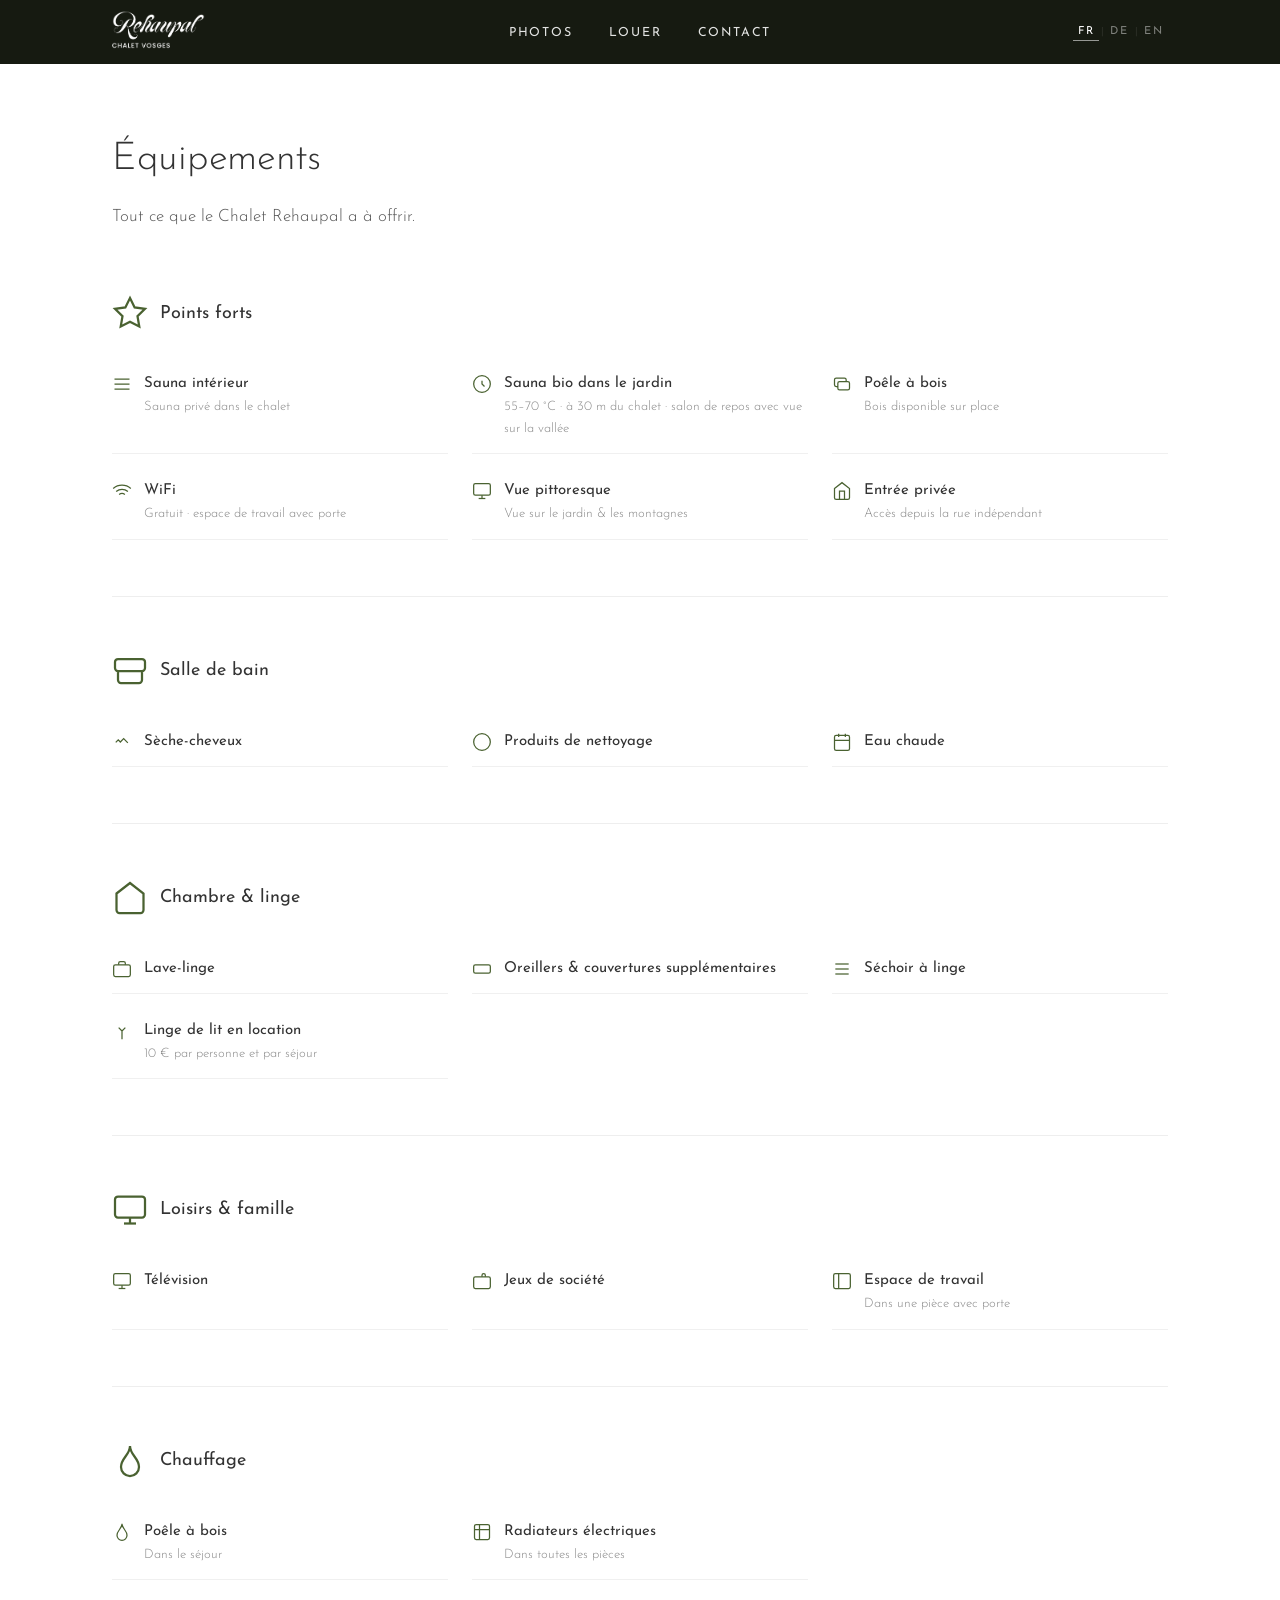
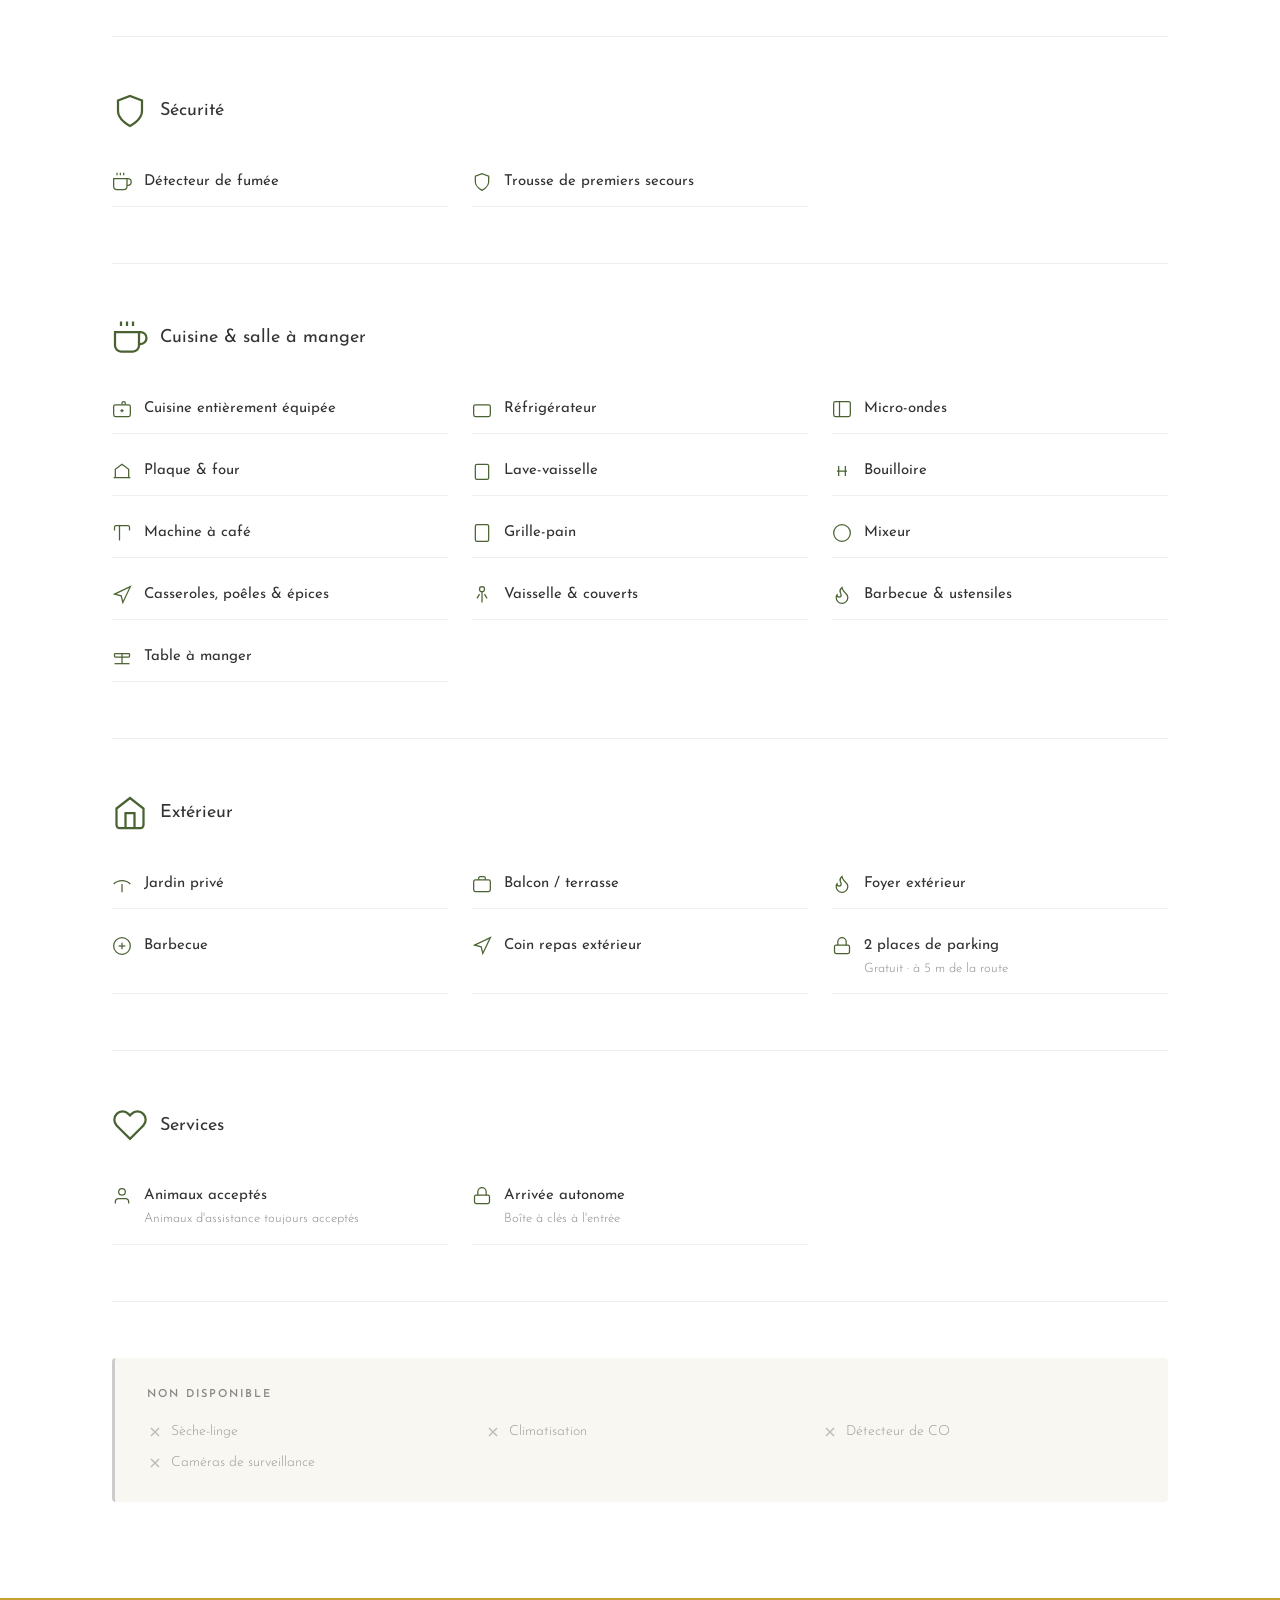
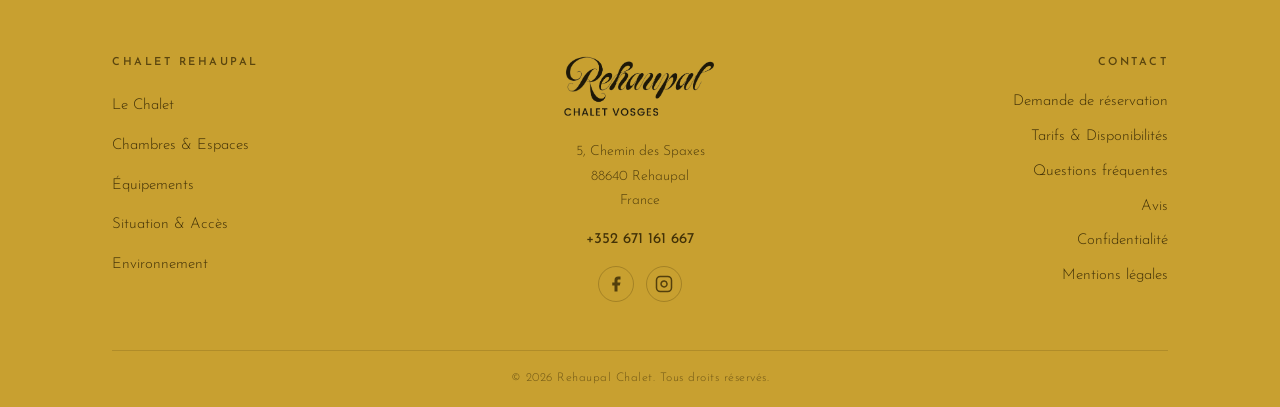
<file: ausstattung.html>
<!DOCTYPE html>
<html lang="fr">
<head>
  <meta charset="UTF-8">
  <link rel="icon" type="image/png" href="favicon.png">
  <meta name="viewport" content="width=device-width, initial-scale=1.0">
  <title>Équipements – Chalet Rehaupal Vosges</title>
  <link rel="canonical" href="https://www.vosges-chalet.fr/ausstattung.html">
  <link rel="alternate" hreflang="fr" href="https://www.vosges-chalet.fr/ausstattung.html">
  <link rel="alternate" hreflang="de" href="https://www.vosges-chalet.fr/ausstattung.html">
  <link rel="alternate" hreflang="en" href="https://www.vosges-chalet.fr/ausstattung.html">
  <link rel="alternate" hreflang="x-default" href="https://www.vosges-chalet.fr/ausstattung.html">
  <meta property="og:title" content="Équipements – Chalet Rehaupal Vosges">
  <meta property="og:description" content="Tous les équipements du Chalet Rehaupal : 2 saunas privés, cuisine moderne, WiFi, poêle à bois, terrasse, parking. Location chalet Vosges tout confort.">
  <meta property="og:image" content="https://www.vosges-chalet.fr/hero.webp">
  <meta property="og:url" content="https://www.vosges-chalet.fr/ausstattung.html">
  <meta property="og:type" content="website">
  <meta property="og:locale" content="fr_FR">
  <meta name="twitter:card" content="summary_large_image">
  <meta name="description" content="Tous les équipements du Chalet Rehaupal : 2 saunas privés, cuisine moderne, WiFi, poêle à bois, terrasse, parking. Location chalet Vosges tout confort.">
  <link rel="preconnect" href="https://fonts.googleapis.com">
  <link rel="preconnect" href="https://fonts.gstatic.com" crossorigin>
  <link href="https://fonts.googleapis.com/css2?family=Josefin+Sans:ital,wght@0,300;0,400;0,600;1,300;1,400&family=Sacramento&display=swap" rel="stylesheet">
  <link rel="stylesheet" href="styles.css">
  <style>
    .site-header { height: var(--header-h) !important; background: var(--header-bg) !important; }
    .main-nav, .header-right { opacity: 1 !important; }

    .aus-page {
      padding-top: calc(var(--header-h) + 64px);
      padding-bottom: 96px;
    }

    .aus-heading {
      font-size: clamp(28px, 3vw, 42px);
      font-weight: 300;
      color: var(--text-dark);
      margin-bottom: 12px;
      letter-spacing: -0.3px;
    }

    .aus-sub {
      font-size: 17px;
      color: var(--text-medium);
      font-weight: 300;
      margin-bottom: 64px;
      max-width: 560px;
    }

    /* ── Category block ── */
    .aus-category {
      margin-bottom: 56px;
      padding-bottom: 56px;
      border-bottom: 1px solid #eee;
    }

    .aus-category:last-child {
      border-bottom: none;
      margin-bottom: 0;
      padding-bottom: 0;
    }

    .aus-category-header {
      display: flex;
      align-items: center;
      gap: 12px;
      margin-bottom: 28px;
    }

    .aus-category-icon {
      width: 36px;
      height: 36px;
      color: var(--olive-primary);
      flex-shrink: 0;
    }

    .aus-category-title {
      font-size: 18px;
      font-weight: 400;
      color: var(--text-dark);
    }

    /* ── Amenity grid ── */
    .aus-grid {
      display: grid;
      grid-template-columns: repeat(3, 1fr);
      gap: 12px 24px;
    }

    .aus-item {
      display: flex;
      align-items: flex-start;
      gap: 12px;
      padding: 14px 0;
      border-bottom: 1px solid #f0f0f0;
    }

    .aus-item-icon {
      width: 20px;
      height: 20px;
      color: var(--olive-primary);
      flex-shrink: 0;
      margin-top: 1px;
    }

    .aus-item-text { flex: 1; }

    .aus-item-name {
      font-size: 15px;
      font-weight: 400;
      color: var(--text-dark);
      line-height: 1.4;
    }

    .aus-item-note {
      font-size: 13px;
      color: var(--text-light);
      margin-top: 2px;
      font-weight: 300;
    }

    /* ── Not available ── */
    .aus-unavailable {
      margin-top: 48px;
      padding: 28px 32px;
      background: #f8f7f2;
      border-radius: 4px;
      border-left: 3px solid #ccc;
    }

    .aus-unavailable-title {
      font-size: 11px;
      font-weight: 600;
      letter-spacing: 2px;
      text-transform: uppercase;
      color: var(--text-light);
      margin-bottom: 16px;
    }

    .aus-unavailable-grid {
      display: grid;
      grid-template-columns: repeat(3, 1fr);
      gap: 8px 24px;
    }

    .aus-unavailable-item {
      display: flex;
      align-items: center;
      gap: 8px;
      font-size: 14px;
      color: #999;
      font-weight: 300;
    }

    .aus-unavailable-item svg { flex-shrink: 0; color: #bbb; }

    @media (max-width: 768px) {
      .aus-page { padding-top: calc(var(--header-h) + 40px); }
      .aus-grid { grid-template-columns: repeat(2, 1fr); }
      .aus-unavailable-grid { grid-template-columns: repeat(2, 1fr); }
    }

    @media (max-width: 480px) {
      .aus-grid { grid-template-columns: 1fr; }
      .aus-unavailable-grid { grid-template-columns: 1fr; }
    }
  </style>
</head>
<body>

  <!-- ===================== HEADER ===================== -->
  <header class="site-header scrolled" id="site-header">
    <div class="header-inner">
      <a href="index.html" class="logo">
        <img src="Rehaupal_Text_US.gif" alt="Rehaupal – Chalet Vosges" class="logo-img">
      </a>
      <nav class="main-nav" id="main-nav">
        <ul>
          <li><a href="fotos.html" data-i18n="nav.photos">Fotos</a></li>
          <li><a href="https://www.airbnb.de/rooms/53041871" target="_blank" rel="noopener" data-i18n="nav.rent">Mieten</a></li>
          <li><a href="lage.html" data-i18n="nav.contact">Kontakt</a></li>
        </ul>
        <div class="lang-switcher lang-switcher--mobile">
          <button class="lang-btn active" data-lang="fr">FR</button><span class="lang-sep">|</span>
          <button class="lang-btn" data-lang="de">DE</button><span class="lang-sep">|</span>
          <button class="lang-btn" data-lang="en">EN</button>
        </div>
      </nav>
      <div class="header-right">
        <div class="lang-switcher">
          <button class="lang-btn active" data-lang="fr">FR</button><span class="lang-sep">|</span>
          <button class="lang-btn" data-lang="de">DE</button><span class="lang-sep">|</span>
          <button class="lang-btn" data-lang="en">EN</button>
        </div>
        <button class="mobile-toggle" id="mobile-toggle" aria-label="Menü öffnen" aria-expanded="false">
          <span></span><span></span><span></span>
        </button>
      </div>
    </div>
  </header>

  <!-- ===================== CONTENT ===================== -->
  <main class="aus-page">
    <div class="container">

      <h1 class="aus-heading" data-i18n="aus.heading">Ausstattung</h1>
      <p class="aus-sub" data-i18n="aus.sub">Alles, was das Chalet Rehaupal zu bieten hat – für einen komfortablen und erholsamen Aufenthalt.</p>

      <!-- ── Highlights ── -->
      <div class="aus-category">
        <div class="aus-category-header">
          <svg class="aus-category-icon" viewBox="0 0 24 24" fill="none" stroke="currentColor" stroke-width="1.5"><polygon points="12 2 15.09 8.26 22 9.27 17 14.14 18.18 21.02 12 17.77 5.82 21.02 7 14.14 2 9.27 8.91 8.26 12 2"/></svg>
          <h2 class="aus-category-title" data-i18n="aus.cat.highlights">Highlights</h2>
        </div>
        <div class="aus-grid">
          <div class="aus-item">
            <svg class="aus-item-icon" viewBox="0 0 24 24" fill="none" stroke="currentColor" stroke-width="1.5"><path d="M3 12h18M3 6h18M3 18h18"/></svg>
            <div class="aus-item-text">
              <div class="aus-item-name" data-i18n="aus.sauna.indoor">Innensauna</div>
              <div class="aus-item-note" data-i18n="aus.sauna.indoor.note">Private Sauna im Chalet</div>
            </div>
          </div>
          <div class="aus-item">
            <svg class="aus-item-icon" viewBox="0 0 24 24" fill="none" stroke="currentColor" stroke-width="1.5"><circle cx="12" cy="12" r="10"/><path d="M12 8v4l3 3"/></svg>
            <div class="aus-item-text">
              <div class="aus-item-name" data-i18n="aus.sauna.outdoor">Biosauna im Garten</div>
              <div class="aus-item-note" data-i18n="aus.sauna.outdoor.note">55–70 °C · 30 m vom Chalet · Ruheraum mit Talblick</div>
            </div>
          </div>
          <div class="aus-item">
            <svg class="aus-item-icon" viewBox="0 0 24 24" fill="none" stroke="currentColor" stroke-width="1.5"><path d="M17 9V7a2 2 0 0 0-2-2H5a2 2 0 0 0-2 2v6a2 2 0 0 0 2 2h2m2 4h10a2 2 0 0 0 2-2v-6a2 2 0 0 0-2-2H9a2 2 0 0 0-2 2v6a2 2 0 0 0 2 2z"/></svg>
            <div class="aus-item-text">
              <div class="aus-item-name" data-i18n="aus.fireplace">Kaminofen</div>
              <div class="aus-item-note" data-i18n="aus.fireplace.note">Holz vor Ort verfügbar</div>
            </div>
          </div>
          <div class="aus-item">
            <svg class="aus-item-icon" viewBox="0 0 24 24" fill="none" stroke="currentColor" stroke-width="1.5"><path d="M5 12.55a11 11 0 0 1 14.08 0M1.42 9a16 16 0 0 1 21.16 0M8.53 16.11a6 6 0 0 1 6.95 0M12 20h.01"/></svg>
            <div class="aus-item-text">
              <div class="aus-item-name" data-i18n="aus.wifi">WLAN</div>
              <div class="aus-item-note" data-i18n="aus.wifi.note">Kostenlos · Arbeitsplatz mit eigener Tür</div>
            </div>
          </div>
          <div class="aus-item">
            <svg class="aus-item-icon" viewBox="0 0 24 24" fill="none" stroke="currentColor" stroke-width="1.5"><rect x="2" y="3" width="20" height="14" rx="2"/><line x1="8" y1="21" x2="16" y2="21"/><line x1="12" y1="17" x2="12" y2="21"/></svg>
            <div class="aus-item-text">
              <div class="aus-item-name" data-i18n="aus.view">Malerischer Ausblick</div>
              <div class="aus-item-note" data-i18n="aus.view.note">Gartenblick &amp; Bergblick</div>
            </div>
          </div>
          <div class="aus-item">
            <svg class="aus-item-icon" viewBox="0 0 24 24" fill="none" stroke="currentColor" stroke-width="1.5"><path d="M3 9l9-7 9 7v11a2 2 0 0 1-2 2H5a2 2 0 0 1-2-2z"/><polyline points="9 22 9 12 15 12 15 22"/></svg>
            <div class="aus-item-text">
              <div class="aus-item-name" data-i18n="aus.entrance">Privater Eingang</div>
              <div class="aus-item-note" data-i18n="aus.entrance.note">Eigenständiger Straßenzugang</div>
            </div>
          </div>
        </div>
      </div>

      <!-- ── Badezimmer ── -->
      <div class="aus-category">
        <div class="aus-category-header">
          <svg class="aus-category-icon" viewBox="0 0 24 24" fill="none" stroke="currentColor" stroke-width="1.5"><path d="M4 12h16M4 12a2 2 0 0 1-2-2V6a2 2 0 0 1 2-2h16a2 2 0 0 1 2 2v4a2 2 0 0 1-2 2M4 12v6a2 2 0 0 0 2 2h12a2 2 0 0 0 2-2v-6"/></svg>
          <h2 class="aus-category-title" data-i18n="aus.cat.bath">Badezimmer</h2>
        </div>
        <div class="aus-grid">
          <div class="aus-item"><svg class="aus-item-icon" viewBox="0 0 24 24" fill="none" stroke="currentColor" stroke-width="1.5"><path d="M4.5 12.5l3-3 2.5 2.5 4-4 5 5"/></svg><div class="aus-item-text"><div class="aus-item-name" data-i18n="aus.bath.hairdryer">Föhn</div></div></div>
          <div class="aus-item"><svg class="aus-item-icon" viewBox="0 0 24 24" fill="none" stroke="currentColor" stroke-width="1.5"><path d="M12 2C6.48 2 2 6.48 2 12s4.48 10 10 10 10-4.48 10-10S17.52 2 12 2z"/></svg><div class="aus-item-text"><div class="aus-item-name" data-i18n="aus.bath.products">Reinigungsprodukte</div></div></div>
          <div class="aus-item"><svg class="aus-item-icon" viewBox="0 0 24 24" fill="none" stroke="currentColor" stroke-width="1.5"><path d="M8 2v4M16 2v4M3 10h18M5 4h14a2 2 0 0 1 2 2v14a2 2 0 0 1-2 2H5a2 2 0 0 1-2-2V6a2 2 0 0 1 2-2z"/></svg><div class="aus-item-text"><div class="aus-item-name" data-i18n="aus.bath.hotwater">Warmwasser</div></div></div>
        </div>
      </div>

      <!-- ── Schlafzimmer & Wäsche ── -->
      <div class="aus-category">
        <div class="aus-category-header">
          <svg class="aus-category-icon" viewBox="0 0 24 24" fill="none" stroke="currentColor" stroke-width="1.5"><path d="M3 9l9-7 9 7v11a2 2 0 0 1-2 2H5a2 2 0 0 1-2-2z"/></svg>
          <h2 class="aus-category-title" data-i18n="aus.cat.bedroom">Schlafzimmer &amp; Wäsche</h2>
        </div>
        <div class="aus-grid">
          <div class="aus-item"><svg class="aus-item-icon" viewBox="0 0 24 24" fill="none" stroke="currentColor" stroke-width="1.5"><rect x="2" y="7" width="20" height="14" rx="2"/><path d="M16 7V5a2 2 0 0 0-2-2h-4a2 2 0 0 0-2 2v2"/></svg><div class="aus-item-text"><div class="aus-item-name" data-i18n="aus.bed.washer">Waschmaschine</div></div></div>
          <div class="aus-item"><svg class="aus-item-icon" viewBox="0 0 24 24" fill="none" stroke="currentColor" stroke-width="1.5"><path d="M20 7H4a2 2 0 0 0-2 2v6a2 2 0 0 0 2 2h16a2 2 0 0 0 2-2V9a2 2 0 0 0-2-2z"/></svg><div class="aus-item-text"><div class="aus-item-name" data-i18n="aus.bed.pillows">Zusätzliche Kissen &amp; Decken</div></div></div>
          <div class="aus-item"><svg class="aus-item-icon" viewBox="0 0 24 24" fill="none" stroke="currentColor" stroke-width="1.5"><line x1="4" y1="6" x2="20" y2="6"/><line x1="4" y1="12" x2="20" y2="12"/><line x1="4" y1="18" x2="20" y2="18"/></svg><div class="aus-item-text"><div class="aus-item-name" data-i18n="aus.bed.rack">Wäscheständer</div></div></div>
          <div class="aus-item"><svg class="aus-item-icon" viewBox="0 0 24 24" fill="none" stroke="currentColor" stroke-width="1.5"><path d="M12 22V12M12 12l-4-4m4 4l4-4"/></svg><div class="aus-item-text"><div class="aus-item-name" data-i18n="aus.bed.linen">Bettwäsche mietbar</div><div class="aus-item-note" data-i18n="aus.bed.linen.note">10 € pro Person und Aufenthalt</div></div></div>
        </div>
      </div>

      <!-- ── Unterhaltung & Familie ── -->
      <div class="aus-category">
        <div class="aus-category-header">
          <svg class="aus-category-icon" viewBox="0 0 24 24" fill="none" stroke="currentColor" stroke-width="1.5"><rect x="2" y="3" width="20" height="14" rx="2"/><line x1="8" y1="21" x2="16" y2="21"/><line x1="12" y1="17" x2="12" y2="21"/></svg>
          <h2 class="aus-category-title" data-i18n="aus.cat.entertainment">Unterhaltung &amp; Familie</h2>
        </div>
        <div class="aus-grid">
          <div class="aus-item"><svg class="aus-item-icon" viewBox="0 0 24 24" fill="none" stroke="currentColor" stroke-width="1.5"><rect x="2" y="3" width="20" height="14" rx="2"/><line x1="8" y1="21" x2="16" y2="21"/><line x1="12" y1="17" x2="12" y2="21"/></svg><div class="aus-item-text"><div class="aus-item-name" data-i18n="aus.ent.tv">Fernseher</div></div></div>
          <div class="aus-item"><svg class="aus-item-icon" viewBox="0 0 24 24" fill="none" stroke="currentColor" stroke-width="1.5"><rect x="2" y="7" width="20" height="14" rx="2"/><path d="M16 7V5a2 2 0 0 0-4 0v2"/></svg><div class="aus-item-text"><div class="aus-item-name" data-i18n="aus.ent.games">Brettspiele</div></div></div>
          <div class="aus-item"><svg class="aus-item-icon" viewBox="0 0 24 24" fill="none" stroke="currentColor" stroke-width="1.5"><rect x="2" y="3" width="20" height="18" rx="2"/><line x1="8" y1="21" x2="8" y2="3"/></svg><div class="aus-item-text"><div class="aus-item-name" data-i18n="aus.ent.workspace">Arbeitsplatz</div><div class="aus-item-note" data-i18n="aus.ent.workspace.note">In einem Raum mit Tür</div></div></div>
        </div>
      </div>

      <!-- ── Heizung ── -->
      <div class="aus-category">
        <div class="aus-category-header">
          <svg class="aus-category-icon" viewBox="0 0 24 24" fill="none" stroke="currentColor" stroke-width="1.5"><path d="M12 2c0 6-6 8-6 14a6 6 0 0 0 12 0c0-6-6-8-6-14z"/></svg>
          <h2 class="aus-category-title" data-i18n="aus.cat.heating">Heizung</h2>
        </div>
        <div class="aus-grid">
          <div class="aus-item"><svg class="aus-item-icon" viewBox="0 0 24 24" fill="none" stroke="currentColor" stroke-width="1.5"><path d="M12 2c0 6-6 8-6 14a6 6 0 0 0 12 0c0-6-6-8-6-14z"/></svg><div class="aus-item-text"><div class="aus-item-name" data-i18n="aus.heat.fireplace">Kaminofen</div><div class="aus-item-note" data-i18n="aus.heat.fireplace.note">Im Wohnbereich</div></div></div>
          <div class="aus-item"><svg class="aus-item-icon" viewBox="0 0 24 24" fill="none" stroke="currentColor" stroke-width="1.5"><path d="M9 3H5a2 2 0 0 0-2 2v4m6-6h10a2 2 0 0 1 2 2v4M9 3v18m0 0h10a2 2 0 0 0 2-2V9M9 21H5a2 2 0 0 1-2-2V9m0 0h18"/></svg><div class="aus-item-text"><div class="aus-item-name" data-i18n="aus.heat.electric">Elektroheizkörper</div><div class="aus-item-note" data-i18n="aus.heat.electric.note">In allen Zimmern</div></div></div>
        </div>
      </div>

      <!-- ── Sicherheit ── -->
      <div class="aus-category">
        <div class="aus-category-header">
          <svg class="aus-category-icon" viewBox="0 0 24 24" fill="none" stroke="currentColor" stroke-width="1.5"><path d="M12 22s8-4 8-10V5l-8-3-8 3v7c0 6 8 10 8 10z"/></svg>
          <h2 class="aus-category-title" data-i18n="aus.cat.safety">Sicherheit</h2>
        </div>
        <div class="aus-grid">
          <div class="aus-item"><svg class="aus-item-icon" viewBox="0 0 24 24" fill="none" stroke="currentColor" stroke-width="1.5"><path d="M18 8h1a4 4 0 0 1 0 8h-1"/><path d="M2 8h16v9a4 4 0 0 1-4 4H6a4 4 0 0 1-4-4V8z"/><line x1="6" y1="1" x2="6" y2="4"/><line x1="10" y1="1" x2="10" y2="4"/><line x1="14" y1="1" x2="14" y2="4"/></svg><div class="aus-item-text"><div class="aus-item-name" data-i18n="aus.safe.smoke">Rauchmelder</div></div></div>
          <div class="aus-item"><svg class="aus-item-icon" viewBox="0 0 24 24" fill="none" stroke="currentColor" stroke-width="1.5"><path d="M12 22s8-4 8-10V5l-8-3-8 3v7c0 6 8 10 8 10z"/></svg><div class="aus-item-text"><div class="aus-item-name" data-i18n="aus.safe.firstaid">Erste-Hilfe-Set</div></div></div>
        </div>
      </div>

      <!-- ── Küche ── -->
      <div class="aus-category">
        <div class="aus-category-header">
          <svg class="aus-category-icon" viewBox="0 0 24 24" fill="none" stroke="currentColor" stroke-width="1.5"><path d="M18 8h1a4 4 0 0 1 0 8h-1M2 8h16v9a4 4 0 0 1-4 4H6a4 4 0 0 1-4-4V8zM6 1v3M10 1v3M14 1v3"/></svg>
          <h2 class="aus-category-title" data-i18n="aus.cat.kitchen">Küche &amp; Esszimmer</h2>
        </div>
        <div class="aus-grid">
          <div class="aus-item"><svg class="aus-item-icon" viewBox="0 0 24 24" fill="none" stroke="currentColor" stroke-width="1.5"><rect x="2" y="7" width="20" height="14" rx="2"/><path d="M16 7V5a2 2 0 0 0-4 0v2"/><line x1="12" y1="12" x2="12" y2="16"/><line x1="10" y1="14" x2="14" y2="14"/></svg><div class="aus-item-text"><div class="aus-item-name" data-i18n="aus.kit.kitchen">Vollausgestattete Küche</div></div></div>
          <div class="aus-item"><svg class="aus-item-icon" viewBox="0 0 24 24" fill="none" stroke="currentColor" stroke-width="1.5"><rect x="2" y="7" width="20" height="14" rx="2"/></svg><div class="aus-item-text"><div class="aus-item-name" data-i18n="aus.kit.fridge">Kühlschrank</div></div></div>
          <div class="aus-item"><svg class="aus-item-icon" viewBox="0 0 24 24" fill="none" stroke="currentColor" stroke-width="1.5"><rect x="2" y="3" width="20" height="18" rx="2"/><line x1="9" y1="3" x2="9" y2="21"/></svg><div class="aus-item-text"><div class="aus-item-name" data-i18n="aus.kit.microwave">Mikrowelle</div></div></div>
          <div class="aus-item"><svg class="aus-item-icon" viewBox="0 0 24 24" fill="none" stroke="currentColor" stroke-width="1.5"><path d="M2 20h20M4 20V10l8-6 8 6v10"/></svg><div class="aus-item-text"><div class="aus-item-name" data-i18n="aus.kit.oven">Herd &amp; Backofen</div></div></div>
          <div class="aus-item"><svg class="aus-item-icon" viewBox="0 0 24 24" fill="none" stroke="currentColor" stroke-width="1.5"><path d="M18 4H6a2 2 0 0 0-2 2v14a2 2 0 0 0 2 2h12a2 2 0 0 0 2-2V6a2 2 0 0 0-2-2z"/></svg><div class="aus-item-text"><div class="aus-item-name" data-i18n="aus.kit.dishwasher">Geschirrspüler</div></div></div>
          <div class="aus-item"><svg class="aus-item-icon" viewBox="0 0 24 24" fill="none" stroke="currentColor" stroke-width="1.5"><path d="M8 6v12M16 6v12M6 12h12"/></svg><div class="aus-item-text"><div class="aus-item-name" data-i18n="aus.kit.kettle">Wasserkocher</div></div></div>
          <div class="aus-item"><svg class="aus-item-icon" viewBox="0 0 24 24" fill="none" stroke="currentColor" stroke-width="1.5"><path d="M9 3H5a2 2 0 0 0-2 2v4m6-6h10a2 2 0 0 1 2 2v4M9 3v18"/></svg><div class="aus-item-text"><div class="aus-item-name" data-i18n="aus.kit.coffee">Kaffeemaschine</div></div></div>
          <div class="aus-item"><svg class="aus-item-icon" viewBox="0 0 24 24" fill="none" stroke="currentColor" stroke-width="1.5"><rect x="4" y="2" width="16" height="20" rx="2"/></svg><div class="aus-item-text"><div class="aus-item-name" data-i18n="aus.kit.toaster">Toaster</div></div></div>
          <div class="aus-item"><svg class="aus-item-icon" viewBox="0 0 24 24" fill="none" stroke="currentColor" stroke-width="1.5"><circle cx="12" cy="12" r="10"/></svg><div class="aus-item-text"><div class="aus-item-name" data-i18n="aus.kit.blender">Standmixer</div></div></div>
          <div class="aus-item"><svg class="aus-item-icon" viewBox="0 0 24 24" fill="none" stroke="currentColor" stroke-width="1.5"><path d="M3 11l19-9-9 19-2-8-8-2z"/></svg><div class="aus-item-text"><div class="aus-item-name" data-i18n="aus.kit.pots">Töpfe, Pfannen &amp; Gewürze</div></div></div>
          <div class="aus-item"><svg class="aus-item-icon" viewBox="0 0 24 24" fill="none" stroke="currentColor" stroke-width="1.5"><circle cx="12" cy="5" r="3"/><path d="M12 8v13M9 11l-3 5M15 11l3 5"/></svg><div class="aus-item-text"><div class="aus-item-name" data-i18n="aus.kit.dishes">Geschirr &amp; Besteck</div></div></div>
          <div class="aus-item"><svg class="aus-item-icon" viewBox="0 0 24 24" fill="none" stroke="currentColor" stroke-width="1.5"><path d="M8.5 14.5A2.5 2.5 0 0 0 11 12c0-1.38-.5-2-1-3-1.072-2.143-.224-4.054 2-6 .5 2.5 2 4.9 4 6.5 2 1.6 3 3.5 3 5.5a7 7 0 1 1-14 0c0-1.153.433-2.294 1-3a2.5 2.5 0 0 0 2.5 2.5z"/></svg><div class="aus-item-text"><div class="aus-item-name" data-i18n="aus.kit.bbq">Grill &amp; Grillbesteck</div></div></div>
          <div class="aus-item"><svg class="aus-item-icon" viewBox="0 0 24 24" fill="none" stroke="currentColor" stroke-width="1.5"><rect x="3" y="8" width="18" height="4" rx="1"/><line x1="12" y1="8" x2="12" y2="20"/><line x1="3" y1="20" x2="21" y2="20"/></svg><div class="aus-item-text"><div class="aus-item-name" data-i18n="aus.kit.table">Esstisch</div></div></div>
        </div>
      </div>

      <!-- ── Außenbereiche ── -->
      <div class="aus-category">
        <div class="aus-category-header">
          <svg class="aus-category-icon" viewBox="0 0 24 24" fill="none" stroke="currentColor" stroke-width="1.5"><path d="M3 9l9-7 9 7v11a2 2 0 0 1-2 2H5a2 2 0 0 1-2-2z"/><polyline points="9 22 9 12 15 12 15 22"/></svg>
          <h2 class="aus-category-title" data-i18n="aus.cat.outdoor">Außenbereiche</h2>
        </div>
        <div class="aus-grid">
          <div class="aus-item"><svg class="aus-item-icon" viewBox="0 0 24 24" fill="none" stroke="currentColor" stroke-width="1.5"><path d="M12 22V12M2 12s4-4 10-4 10 4 10 4"/></svg><div class="aus-item-text"><div class="aus-item-name" data-i18n="aus.out.garden">Privater Garten</div></div></div>
          <div class="aus-item"><svg class="aus-item-icon" viewBox="0 0 24 24" fill="none" stroke="currentColor" stroke-width="1.5"><rect x="2" y="7" width="20" height="14" rx="2"/><path d="M16 7V5a2 2 0 0 0-2-2h-4a2 2 0 0 0-2 2v2"/></svg><div class="aus-item-text"><div class="aus-item-name" data-i18n="aus.out.terrace">Balkon / Terrasse</div></div></div>
          <div class="aus-item"><svg class="aus-item-icon" viewBox="0 0 24 24" fill="none" stroke="currentColor" stroke-width="1.5"><path d="M8.5 14.5A2.5 2.5 0 0 0 11 12c0-1.38-.5-2-1-3-1.072-2.143-.224-4.054 2-6 .5 2.5 2 4.9 4 6.5 2 1.6 3 3.5 3 5.5a7 7 0 1 1-14 0c0-1.153.433-2.294 1-3a2.5 2.5 0 0 0 2.5 2.5z"/></svg><div class="aus-item-text"><div class="aus-item-name" data-i18n="aus.out.firepit">Feuerstelle</div></div></div>
          <div class="aus-item"><svg class="aus-item-icon" viewBox="0 0 24 24" fill="none" stroke="currentColor" stroke-width="1.5"><circle cx="12" cy="12" r="10"/><line x1="12" y1="8" x2="12" y2="16"/><line x1="8" y1="12" x2="16" y2="12"/></svg><div class="aus-item-text"><div class="aus-item-name" data-i18n="aus.out.bbq">Grill</div></div></div>
          <div class="aus-item"><svg class="aus-item-icon" viewBox="0 0 24 24" fill="none" stroke="currentColor" stroke-width="1.5"><path d="M3 11l19-9-9 19-2-8-8-2z"/></svg><div class="aus-item-text"><div class="aus-item-name" data-i18n="aus.out.dining">Essbereich im Freien</div></div></div>
          <div class="aus-item"><svg class="aus-item-icon" viewBox="0 0 24 24" fill="none" stroke="currentColor" stroke-width="1.5"><rect x="3" y="11" width="18" height="10" rx="2"/><path d="M7 11V7a5 5 0 0 1 10 0v4"/></svg><div class="aus-item-text"><div class="aus-item-name" data-i18n="aus.out.parking">2 Parkplätze</div><div class="aus-item-note" data-i18n="aus.out.parking.note">Kostenlos · 5 m von der Straße</div></div></div>
        </div>
      </div>

      <!-- ── Services ── -->
      <div class="aus-category">
        <div class="aus-category-header">
          <svg class="aus-category-icon" viewBox="0 0 24 24" fill="none" stroke="currentColor" stroke-width="1.5"><path d="M20.84 4.61a5.5 5.5 0 0 0-7.78 0L12 5.67l-1.06-1.06a5.5 5.5 0 0 0-7.78 7.78l1.06 1.06L12 21.23l7.78-7.78 1.06-1.06a5.5 5.5 0 0 0 0-7.78z"/></svg>
          <h2 class="aus-category-title" data-i18n="aus.cat.services">Services</h2>
        </div>
        <div class="aus-grid">
          <div class="aus-item"><svg class="aus-item-icon" viewBox="0 0 24 24" fill="none" stroke="currentColor" stroke-width="1.5"><path d="M20 21v-2a4 4 0 0 0-4-4H8a4 4 0 0 0-4 4v2"/><circle cx="12" cy="7" r="4"/></svg><div class="aus-item-text"><div class="aus-item-name" data-i18n="aus.srv.pets">Haustiere erlaubt</div><div class="aus-item-note" data-i18n="aus.srv.pets.note">Inkl. Assistenztiere</div></div></div>
          <div class="aus-item"><svg class="aus-item-icon" viewBox="0 0 24 24" fill="none" stroke="currentColor" stroke-width="1.5"><rect x="3" y="11" width="18" height="10" rx="2"/><path d="M7 11V7a5 5 0 0 1 10 0v4"/></svg><div class="aus-item-text"><div class="aus-item-name" data-i18n="aus.srv.checkin">Eigenständiger Check-in</div><div class="aus-item-note" data-i18n="aus.srv.checkin.note">Schlüsselbox am Eingang</div></div></div>
        </div>
      </div>

      <!-- ── Not available ── -->
      <div class="aus-unavailable">
        <div class="aus-unavailable-title" data-i18n="aus.na.title">Nicht verfügbar</div>
        <div class="aus-unavailable-grid">
          <div class="aus-unavailable-item"><svg width="16" height="16" viewBox="0 0 24 24" fill="none" stroke="currentColor" stroke-width="2"><line x1="18" y1="6" x2="6" y2="18"/><line x1="6" y1="6" x2="18" y2="18"/></svg><span data-i18n="aus.na.dryer">Trockner</span></div>
          <div class="aus-unavailable-item"><svg width="16" height="16" viewBox="0 0 24 24" fill="none" stroke="currentColor" stroke-width="2"><line x1="18" y1="6" x2="6" y2="18"/><line x1="6" y1="6" x2="18" y2="18"/></svg><span data-i18n="aus.na.ac">Klimaanlage</span></div>
          <div class="aus-unavailable-item"><svg width="16" height="16" viewBox="0 0 24 24" fill="none" stroke="currentColor" stroke-width="2"><line x1="18" y1="6" x2="6" y2="18"/><line x1="6" y1="6" x2="18" y2="18"/></svg><span data-i18n="aus.na.co">Kohlenmonoxidmelder</span></div>
          <div class="aus-unavailable-item"><svg width="16" height="16" viewBox="0 0 24 24" fill="none" stroke="currentColor" stroke-width="2"><line x1="18" y1="6" x2="6" y2="18"/><line x1="6" y1="6" x2="18" y2="18"/></svg><span data-i18n="aus.na.cameras">Überwachungskameras</span></div>
        </div>
      </div>

    </div>
  </main>

  <!-- ===================== FOOTER ===================== -->
  <footer class="site-footer">
    <div class="container">
      <div class="footer-grid">
        <div class="footer-col">
          <h4 class="footer-heading" data-i18n="footer.left.heading">Chalet Rehaupal</h4>
          <ul class="footer-links">
            <li><a href="chalet.html" data-i18n="footer.link.chalet">Das Chalet</a></li>
            <li><a href="zimmer.html" data-i18n="footer.link.rooms">Zimmer &amp; Räume</a></li>
            <li><a href="ausstattung.html" data-i18n="footer.link.amenities">Ausstattung</a></li>
            <li><a href="lage.html" data-i18n="footer.link.location">Lage &amp; Anreise</a></li>
            <li><a href="umgebung.html" data-i18n="footer.link.surroundings">Umgebung</a></li>
          </ul>
        </div>
        <div class="footer-col footer-col--center">
          <a href="index.html" class="footer-logo">
            <img src="Rehaupal_Text_US.gif" alt="Rehaupal – Chalet Vosges" class="footer-logo-img">
          </a>
          <address class="footer-address">5, Chemin des Spaxes<br>88640 Rehaupal<br>France</address>
          <a href="tel:+352671161667" class="footer-phone" id="footer-phone">+352 671 161 667</a>
          <div class="footer-socials">
            <a href="#" aria-label="Facebook" class="social-icon"><svg width="18" height="18" viewBox="0 0 24 24" fill="currentColor"><path d="M18 2h-3a5 5 0 0 0-5 5v3H7v4h3v8h4v-8h3l1-4h-4V7a1 1 0 0 1 1-1h3z"/></svg></a>
            <a href="#" aria-label="Instagram" class="social-icon"><svg width="18" height="18" viewBox="0 0 24 24" fill="none" stroke="currentColor" stroke-width="2"><rect x="2" y="2" width="20" height="20" rx="5" ry="5"/><path d="M16 11.37A4 4 0 1 1 12.63 8 4 4 0 0 1 16 11.37z"/><line x1="17.5" y1="6.5" x2="17.51" y2="6.5"/></svg></a>
          </div>
        </div>
        <div class="footer-col footer-col--right">
          <h4 class="footer-heading" data-i18n="footer.right.heading">Kontakt</h4>
          <ul class="footer-links">
            <li><a href="buchung.html" data-i18n="footer.link.booking">Buchungsanfrage</a></li>
            <li><a href="https://www.airbnb.de/rooms/53041871" target="_blank" rel="noopener" data-i18n="footer.link.prices">Preise &amp; Verfügbarkeit</a></li>
            <li><a href="faq.html" data-i18n="footer.link.faq">Häufige Fragen</a></li>
            <li><a href="https://www.airbnb.de/rooms/53041871/reviews?source_impression_id=p3_1777011205_P3ysyQuL38VCmX84" target="_blank" rel="noopener" data-i18n="footer.link.reviews">Bewertungen</a></li>
            <li><a href="datenschutz.html" data-i18n="footer.link.privacy">Datenschutz</a></li>
            <li><a href="impressum.html" data-i18n="footer.link.imprint">Impressum</a></li>
          </ul>
        </div>
      </div>
      <div class="footer-bottom">
        <p data-i18n="footer.copyright">&copy; 2026 Rehaupal Chalet. Alle Rechte vorbehalten.</p>
      </div>
    </div>
  </footer>

  <script>
    document.getElementById('mobile-toggle').addEventListener('click', function() {
      const exp = this.getAttribute('aria-expanded') === 'true';
      this.setAttribute('aria-expanded', String(!exp));
      this.classList.toggle('is-active');
      document.getElementById('main-nav').classList.toggle('is-open');
    });
    window.addEventListener('scroll', () => {
      document.getElementById('site-header').classList.toggle('scrolled', window.scrollY > 10);
    }, { passive: true });
    const t = {
      de: { 'nav.photos':'Fotos','nav.rent':'Mieten','nav.contact':'Kontakt','aus.heading':'Ausstattung','aus.sub':'Alles, was das Chalet Rehaupal zu bieten hat.','aus.cat.highlights':'Highlights','aus.sauna.indoor':'Innensauna','aus.sauna.indoor.note':'Private Sauna im Chalet','aus.sauna.outdoor':'Biosauna im Garten','aus.sauna.outdoor.note':'55–70 °C · 30 m vom Chalet · Ruheraum mit Talblick','aus.fireplace':'Kaminofen','aus.fireplace.note':'Holz vor Ort verfügbar','aus.wifi':'WLAN','aus.wifi.note':'Kostenlos · Arbeitsplatz mit eigener Tür','aus.view':'Malerischer Ausblick','aus.view.note':'Gartenblick & Bergblick','aus.entrance':'Privater Eingang','aus.entrance.note':'Eigenständiger Straßenzugang','aus.cat.bath':'Badezimmer','aus.bath.hairdryer':'Föhn','aus.bath.products':'Reinigungsprodukte','aus.bath.hotwater':'Warmwasser','aus.cat.bedroom':'Schlafzimmer & Wäsche','aus.bed.washer':'Waschmaschine','aus.bed.pillows':'Zusätzliche Kissen & Decken','aus.bed.rack':'Wäscheständer','aus.bed.linen':'Bettwäsche mietbar','aus.bed.linen.note':'10 € pro Person und Aufenthalt','aus.cat.entertainment':'Unterhaltung & Familie','aus.ent.tv':'Fernseher','aus.ent.games':'Brettspiele','aus.ent.workspace':'Arbeitsplatz','aus.ent.workspace.note':'In einem Raum mit Tür','aus.cat.heating':'Heizung','aus.heat.fireplace':'Kaminofen','aus.heat.fireplace.note':'Im Wohnbereich','aus.heat.electric':'Elektroheizkörper','aus.heat.electric.note':'In allen Zimmern','aus.cat.safety':'Sicherheit','aus.safe.smoke':'Rauchmelder','aus.safe.firstaid':'Erste-Hilfe-Set','aus.cat.kitchen':'Küche & Esszimmer','aus.kit.kitchen':'Vollausgestattete Küche','aus.kit.fridge':'Kühlschrank','aus.kit.microwave':'Mikrowelle','aus.kit.oven':'Herd & Backofen','aus.kit.dishwasher':'Geschirrspüler','aus.kit.kettle':'Wasserkocher','aus.kit.coffee':'Kaffeemaschine','aus.kit.toaster':'Toaster','aus.kit.blender':'Standmixer','aus.kit.pots':'Töpfe, Pfannen & Gewürze','aus.kit.dishes':'Geschirr & Besteck','aus.kit.bbq':'Grill & Grillbesteck','aus.kit.table':'Esstisch','aus.cat.outdoor':'Außenbereiche','aus.out.garden':'Privater Garten','aus.out.terrace':'Balkon / Terrasse','aus.out.firepit':'Feuerstelle','aus.out.bbq':'Grill','aus.out.dining':'Essbereich im Freien','aus.out.parking':'2 Parkplätze','aus.out.parking.note':'Kostenlos · 5 m von der Straße','aus.cat.services':'Services','aus.srv.pets':'Haustiere erlaubt','aus.srv.pets.note':'Inkl. Assistenztiere','aus.srv.checkin':'Eigenständiger Check-in','aus.srv.checkin.note':'Schlüsselbox am Eingang','aus.na.title':'Nicht verfügbar','aus.na.dryer':'Trockner','aus.na.ac':'Klimaanlage','aus.na.co':'Kohlenmonoxidmelder','aus.na.cameras':'Überwachungskameras','footer.left.heading':'Chalet Rehaupal','footer.link.chalet':'Das Chalet','footer.link.rooms':'Zimmer & Räume','footer.link.amenities':'Ausstattung','footer.link.location':'Lage & Anreise','footer.link.surroundings':'Umgebung','footer.right.heading':'Kontakt','footer.link.booking':'Buchungsanfrage','footer.link.prices':'Preise & Verfügbarkeit','footer.link.faq':'Häufige Fragen','footer.link.reviews':'Bewertungen','footer.link.privacy':'Datenschutz','footer.link.imprint':'Impressum','footer.copyright':'© 2026 Rehaupal Chalet. Alle Rechte vorbehalten.' },
      en: { 'nav.photos':'Photos','nav.rent':'Rent','nav.contact':'Contact','aus.heading':'Amenities','aus.sub':'Everything Chalet Rehaupal has to offer.','aus.cat.highlights':'Highlights','aus.sauna.indoor':'Indoor sauna','aus.sauna.indoor.note':'Private sauna in the chalet','aus.sauna.outdoor':'Bio-sauna in the garden','aus.sauna.outdoor.note':'55–70 °C · 30 m from chalet · relaxation room with valley view','aus.fireplace':'Wood-burning stove','aus.fireplace.note':'Firewood available on site','aus.wifi':'WiFi','aus.wifi.note':'Free · workspace with own door','aus.view':'Scenic view','aus.view.note':'Garden view & mountain view','aus.entrance':'Private entrance','aus.entrance.note':'Own road access','aus.cat.bath':'Bathroom','aus.bath.hairdryer':'Hair dryer','aus.bath.products':'Cleaning products','aus.bath.hotwater':'Hot water','aus.cat.bedroom':'Bedroom & laundry','aus.bed.washer':'Washing machine','aus.bed.pillows':'Extra pillows & blankets','aus.bed.rack':'Drying rack','aus.bed.linen':'Bed linen for hire','aus.bed.linen.note':'€10 per person per stay','aus.cat.entertainment':'Entertainment & family','aus.ent.tv':'TV','aus.ent.games':'Board games','aus.ent.workspace':'Workspace','aus.ent.workspace.note':'In a room with a door','aus.cat.heating':'Heating','aus.heat.fireplace':'Wood-burning stove','aus.heat.fireplace.note':'In the living area','aus.heat.electric':'Electric heaters','aus.heat.electric.note':'In all rooms','aus.cat.safety':'Safety','aus.safe.smoke':'Smoke detector','aus.safe.firstaid':'First aid kit','aus.cat.kitchen':'Kitchen & dining','aus.kit.kitchen':'Fully equipped kitchen','aus.kit.fridge':'Fridge','aus.kit.microwave':'Microwave','aus.kit.oven':'Hob & oven','aus.kit.dishwasher':'Dishwasher','aus.kit.kettle':'Kettle','aus.kit.coffee':'Coffee machine','aus.kit.toaster':'Toaster','aus.kit.blender':'Blender','aus.kit.pots':'Pots, pans & spices','aus.kit.dishes':'Crockery & cutlery','aus.kit.bbq':'BBQ & utensils','aus.kit.table':'Dining table','aus.cat.outdoor':'Outdoor','aus.out.garden':'Private garden','aus.out.terrace':'Balcony / terrace','aus.out.firepit':'Fire pit','aus.out.bbq':'BBQ','aus.out.dining':'Outdoor dining area','aus.out.parking':'2 parking spaces','aus.out.parking.note':'Free · 5 m from the road','aus.cat.services':'Services','aus.srv.pets':'Pets allowed','aus.srv.pets.note':'Incl. assistance animals','aus.srv.checkin':'Self check-in','aus.srv.checkin.note':'Key box at entrance','aus.na.title':'Not available','aus.na.dryer':'Tumble dryer','aus.na.ac':'Air conditioning','aus.na.co':'Carbon monoxide detector','aus.na.cameras':'Security cameras','footer.left.heading':'Chalet Rehaupal','footer.link.chalet':'The Chalet','footer.link.rooms':'Rooms & Spaces','footer.link.amenities':'Amenities','footer.link.location':'Location & Directions','footer.link.surroundings':'Surroundings','footer.right.heading':'Contact','footer.link.booking':'Booking inquiry','footer.link.prices':'Prices & Availability','footer.link.faq':'FAQ','footer.link.reviews':'Reviews','footer.link.privacy':'Privacy Policy','footer.link.imprint':'Legal notice','footer.copyright':'© 2026 Rehaupal Chalet. All rights reserved.' },
      fr: { 'nav.photos':'Photos','nav.rent':'Louer','nav.contact':'Contact','aus.heading':'Équipements','aus.sub':'Tout ce que le Chalet Rehaupal a à offrir.','aus.cat.highlights':'Points forts','aus.sauna.indoor':'Sauna intérieur','aus.sauna.indoor.note':'Sauna privé dans le chalet','aus.sauna.outdoor':'Sauna bio dans le jardin','aus.sauna.outdoor.note':'55–70 °C · à 30 m du chalet · salon de repos avec vue sur la vallée','aus.fireplace':'Poêle à bois','aus.fireplace.note':'Bois disponible sur place','aus.wifi':'WiFi','aus.wifi.note':'Gratuit · espace de travail avec porte','aus.view':'Vue pittoresque','aus.view.note':'Vue sur le jardin & les montagnes','aus.entrance':'Entrée privée','aus.entrance.note':'Accès depuis la rue indépendant','aus.cat.bath':'Salle de bain','aus.bath.hairdryer':'Sèche-cheveux','aus.bath.products':'Produits de nettoyage','aus.bath.hotwater':'Eau chaude','aus.cat.bedroom':'Chambre & linge','aus.bed.washer':'Lave-linge','aus.bed.pillows':'Oreillers & couvertures supplémentaires','aus.bed.rack':'Séchoir à linge','aus.bed.linen':'Linge de lit en location','aus.bed.linen.note':'10 € par personne et par séjour','aus.cat.entertainment':'Loisirs & famille','aus.ent.tv':'Télévision','aus.ent.games':'Jeux de société','aus.ent.workspace':'Espace de travail','aus.ent.workspace.note':'Dans une pièce avec porte','aus.cat.heating':'Chauffage','aus.heat.fireplace':'Poêle à bois','aus.heat.fireplace.note':'Dans le séjour','aus.heat.electric':'Radiateurs électriques','aus.heat.electric.note':'Dans toutes les pièces','aus.cat.safety':'Sécurité','aus.safe.smoke':'Détecteur de fumée','aus.safe.firstaid':'Trousse de premiers secours','aus.cat.kitchen':'Cuisine & salle à manger','aus.kit.kitchen':'Cuisine entièrement équipée','aus.kit.fridge':'Réfrigérateur','aus.kit.microwave':'Micro-ondes','aus.kit.oven':'Plaque & four','aus.kit.dishwasher':'Lave-vaisselle','aus.kit.kettle':'Bouilloire','aus.kit.coffee':'Machine à café','aus.kit.toaster':'Grille-pain','aus.kit.blender':'Mixeur','aus.kit.pots':'Casseroles, poêles & épices','aus.kit.dishes':'Vaisselle & couverts','aus.kit.bbq':'Barbecue & ustensiles','aus.kit.table':'Table à manger','aus.cat.outdoor':'Extérieur','aus.out.garden':'Jardin privé','aus.out.terrace':'Balcon / terrasse','aus.out.firepit':'Foyer extérieur','aus.out.bbq':'Barbecue','aus.out.dining':'Coin repas extérieur','aus.out.parking':'2 places de parking','aus.out.parking.note':'Gratuit · à 5 m de la route','aus.cat.services':'Services','aus.srv.pets':'Animaux acceptés','aus.srv.pets.note':'Animaux d\'assistance toujours acceptés','aus.srv.checkin':'Arrivée autonome','aus.srv.checkin.note':'Boîte à clés à l\'entrée','aus.na.title':'Non disponible','aus.na.dryer':'Sèche-linge','aus.na.ac':'Climatisation','aus.na.co':'Détecteur de CO','aus.na.cameras':'Caméras de surveillance','footer.left.heading':'Chalet Rehaupal','footer.link.chalet':'Le Chalet','footer.link.rooms':'Chambres & Espaces','footer.link.amenities':'Équipements','footer.link.location':'Situation & Accès','footer.link.surroundings':'Environnement','footer.right.heading':'Contact','footer.link.booking':'Demande de réservation','footer.link.prices':'Tarifs & Disponibilités','footer.link.faq':'Questions fréquentes','footer.link.reviews':'Avis','footer.link.privacy':'Confidentialité','footer.link.imprint':'Mentions légales','footer.copyright':'© 2026 Rehaupal Chalet. Tous droits réservés.' }
    };
    function setLang(l) { localStorage.setItem('rehaupal-lang',l); document.documentElement.lang=l; document.querySelectorAll('.lang-btn').forEach(b=>b.classList.toggle('active',b.dataset.lang===l)); const tr=t[l]; document.querySelectorAll('[data-i18n]').forEach(el=>{if(tr[el.dataset.i18n])el.textContent=tr[el.dataset.i18n];}); }
    document.querySelectorAll('.lang-btn').forEach(b=>b.addEventListener('click',()=>setLang(b.dataset.lang)));
    setLang(localStorage.getItem('rehaupal-lang')||'fr');
  </script>
</body>
</html>
</file>
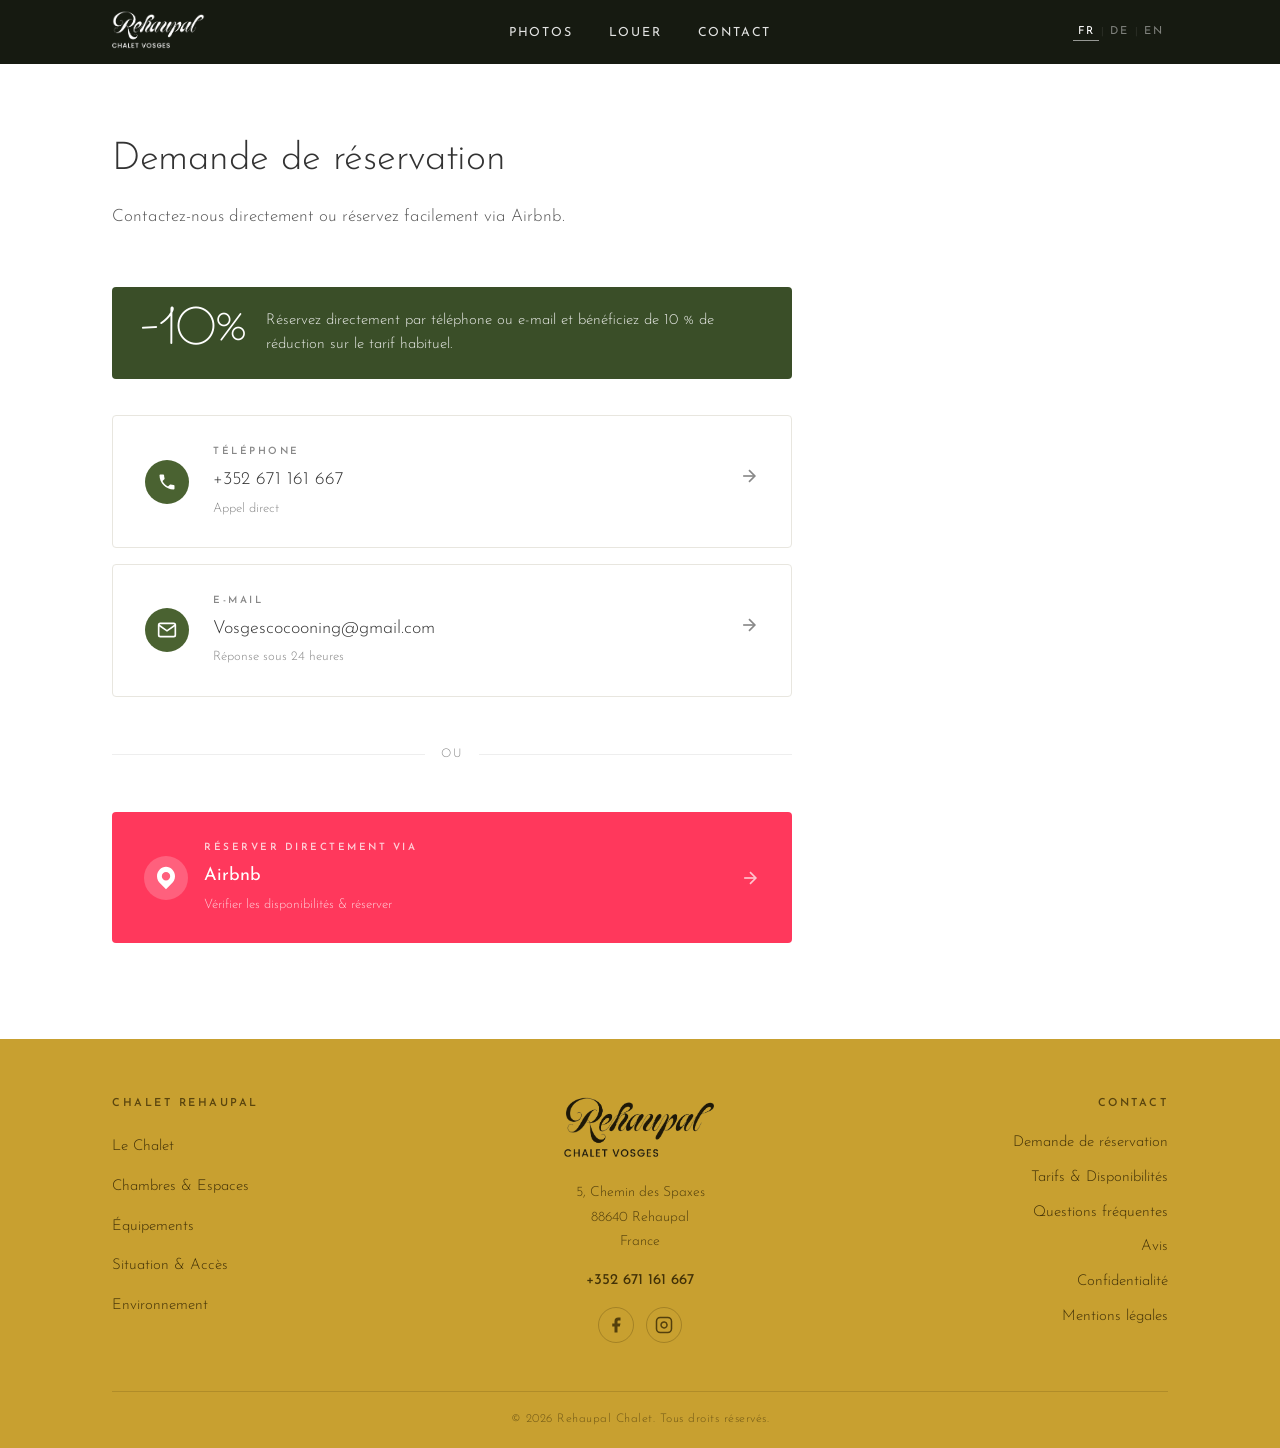
<file: buchung.html>
<!DOCTYPE html>
<html lang="fr">
<head>
  <meta charset="UTF-8">
  <link rel="icon" type="image/png" href="favicon.png">
  <meta name="viewport" content="width=device-width, initial-scale=1.0">
  <title>Réservation directe – Chalet Rehaupal (−10 %)</title>
  <link rel="canonical" href="https://www.vosges-chalet.fr/buchung.html">
  <link rel="alternate" hreflang="fr" href="https://www.vosges-chalet.fr/buchung.html">
  <link rel="alternate" hreflang="de" href="https://www.vosges-chalet.fr/buchung.html">
  <link rel="alternate" hreflang="en" href="https://www.vosges-chalet.fr/buchung.html">
  <link rel="alternate" hreflang="x-default" href="https://www.vosges-chalet.fr/buchung.html">
  <meta property="og:title" content="Réservation directe – Chalet Rehaupal (−10 %)">
  <meta property="og:description" content="Réservez directement le Chalet Rehaupal avec −10 % de réduction. Contactez-nous par téléphone ou e-mail. Réponse sous 24 h.">
  <meta property="og:image" content="https://www.vosges-chalet.fr/hero.webp">
  <meta property="og:url" content="https://www.vosges-chalet.fr/buchung.html">
  <meta property="og:type" content="website">
  <meta property="og:locale" content="fr_FR">
  <meta name="twitter:card" content="summary_large_image">
  <meta name="description" content="Réservez directement le Chalet Rehaupal avec −10 % de réduction. Contactez-nous par téléphone ou e-mail. Réponse sous 24 h.">
  <link rel="preconnect" href="https://fonts.googleapis.com">
  <link rel="preconnect" href="https://fonts.gstatic.com" crossorigin>
  <link href="https://fonts.googleapis.com/css2?family=Josefin+Sans:ital,wght@0,300;0,400;0,600;1,300;1,400&family=Sacramento&display=swap" rel="stylesheet">
  <link rel="stylesheet" href="styles.css">
  <style>
    .site-header { height: var(--header-h) !important; background: var(--header-bg) !important; }
    .main-nav, .header-right { opacity: 1 !important; }

    .buchung-page {
      padding-top: calc(var(--header-h) + 64px);
      padding-bottom: 96px;
      max-width: 680px;
    }

    .buchung-heading {
      font-size: clamp(28px, 3vw, 42px);
      font-weight: 300;
      color: var(--text-dark);
      margin-bottom: 12px;
      letter-spacing: -0.3px;
    }

    .buchung-sub {
      font-size: 17px;
      color: var(--text-medium);
      font-weight: 300;
      margin-bottom: 56px;
    }

    /* ── Discount banner ── */
    .discount-banner {
      display: flex;
      align-items: center;
      gap: 20px;
      background: var(--quote-bg);
      color: white;
      border-radius: 4px;
      padding: 20px 28px;
      margin-bottom: 36px;
    }

    .discount-pct {
      font-family: 'Sacramento', cursive;
      font-size: 52px;
      line-height: 1;
      color: white;
      flex-shrink: 0;
    }

    .discount-text {
      font-size: 15px;
      line-height: 1.6;
      font-weight: 300;
      color: rgba(255,255,255,0.88);
    }

    .discount-text strong {
      color: white;
      font-weight: 600;
    }

    /* ── Contact cards ── */
    .contact-cards {
      display: flex;
      flex-direction: column;
      gap: 16px;
      margin-bottom: 48px;
    }

    .contact-card {
      display: flex;
      align-items: center;
      gap: 24px;
      padding: 28px 32px;
      border: 1px solid #e8e6df;
      border-radius: 4px;
      text-decoration: none;
      color: inherit;
      transition: box-shadow var(--transition), transform var(--transition);
    }

    .contact-card:hover {
      opacity: 1;
      box-shadow: 0 4px 20px rgba(0,0,0,0.08);
      transform: translateY(-1px);
    }

    .contact-card-icon {
      width: 44px;
      height: 44px;
      background: var(--olive-primary);
      border-radius: 50%;
      display: flex;
      align-items: center;
      justify-content: center;
      flex-shrink: 0;
      color: white;
    }

    .contact-card-icon svg { width: 20px; height: 20px; }

    .contact-card-body { flex: 1; }

    .contact-card-label {
      font-size: 10px;
      font-weight: 600;
      letter-spacing: 2.5px;
      text-transform: uppercase;
      color: var(--text-light);
      margin-bottom: 4px;
    }

    .contact-card-value {
      font-size: 18px;
      font-weight: 300;
      color: var(--text-dark);
    }

    .contact-card-note {
      font-size: 13px;
      color: var(--text-light);
      margin-top: 3px;
      font-weight: 300;
    }

    .contact-card-arrow {
      color: var(--text-light);
      flex-shrink: 0;
    }

    /* ── Divider ── */
    .buchung-divider {
      display: flex;
      align-items: center;
      gap: 16px;
      margin-bottom: 48px;
      color: var(--text-light);
      font-size: 12px;
      letter-spacing: 2px;
      text-transform: uppercase;
    }

    .buchung-divider::before,
    .buchung-divider::after {
      content: '';
      flex: 1;
      height: 1px;
      background: #eee;
    }

    /* ── Airbnb button ── */
    .airbnb-btn {
      display: flex;
      align-items: center;
      gap: 16px;
      padding: 28px 32px;
      background: #FF385C;
      border-radius: 4px;
      text-decoration: none;
      color: white;
      transition: background var(--transition), transform var(--transition);
    }

    .airbnb-btn:hover {
      opacity: 1;
      background: #e0314f;
      transform: translateY(-1px);
    }

    .airbnb-btn-icon {
      width: 44px;
      height: 44px;
      background: rgba(255,255,255,0.2);
      border-radius: 50%;
      display: flex;
      align-items: center;
      justify-content: center;
      flex-shrink: 0;
    }

    .airbnb-btn-body { flex: 1; }

    .airbnb-btn-label {
      font-size: 10px;
      font-weight: 600;
      letter-spacing: 2.5px;
      text-transform: uppercase;
      opacity: 0.75;
      margin-bottom: 4px;
    }

    .airbnb-btn-value {
      font-size: 18px;
      font-weight: 400;
    }

    .airbnb-btn-note {
      font-size: 13px;
      opacity: 0.75;
      margin-top: 3px;
      font-weight: 300;
    }

    @media (max-width: 768px) {
      .buchung-page { padding-top: calc(var(--header-h) + 40px); }
      .contact-card, .airbnb-btn { padding: 20px; }
    }
  </style>
</head>
<body>

  <header class="site-header scrolled" id="site-header">
    <div class="header-inner">
      <a href="index.html" class="logo">
        <img src="Rehaupal_Text_US.gif" alt="Rehaupal – Chalet Vosges" class="logo-img">
      </a>
      <nav class="main-nav" id="main-nav">
        <ul>
          <li><a href="fotos.html" data-i18n="nav.photos">Fotos</a></li>
          <li><a href="https://www.airbnb.de/rooms/53041871" target="_blank" rel="noopener" data-i18n="nav.rent">Mieten</a></li>
          <li><a href="lage.html" data-i18n="nav.contact">Kontakt</a></li>
        </ul>
        <div class="lang-switcher lang-switcher--mobile">
          <button class="lang-btn active" data-lang="fr">FR</button><span class="lang-sep">|</span>
          <button class="lang-btn" data-lang="de">DE</button><span class="lang-sep">|</span>
          <button class="lang-btn" data-lang="en">EN</button>
        </div>
      </nav>
      <div class="header-right">
        <div class="lang-switcher">
          <button class="lang-btn active" data-lang="fr">FR</button><span class="lang-sep">|</span>
          <button class="lang-btn" data-lang="de">DE</button><span class="lang-sep">|</span>
          <button class="lang-btn" data-lang="en">EN</button>
        </div>
        <button class="mobile-toggle" id="mobile-toggle" aria-label="Menü öffnen" aria-expanded="false">
          <span></span><span></span><span></span>
        </button>
      </div>
    </div>
  </header>

  <main>
    <div class="container">
      <div class="buchung-page">

        <h1 class="buchung-heading" data-i18n="buch.heading">Buchungsanfrage</h1>
        <p class="buchung-sub" data-i18n="buch.sub">Kontaktieren Sie uns direkt oder buchen Sie bequem über Airbnb.</p>

        <!-- Discount banner -->
        <div class="discount-banner">
          <span class="discount-pct">−10%</span>
          <span class="discount-text" data-i18n="buch.discount">Bei Direktbuchung per Telefon oder E-Mail erhalten Sie <strong>10&nbsp;% Rabatt</strong> auf den regulären Preis.</span>
        </div>

        <!-- Direct contact -->
        <div class="contact-cards">

          <a href="tel:+352671161667" class="contact-card">
            <div class="contact-card-icon">
              <svg viewBox="0 0 24 24" fill="currentColor" aria-hidden="true">
                <path d="M6.6 10.8c1.4 2.8 3.8 5.1 6.6 6.6l2.2-2.2c.27-.27.67-.36 1.02-.24 1.12.37 2.33.57 3.57.57.55 0 1 .45 1 1V20c0 .55-.45 1-1 1C10.57 21 3 13.43 3 4c0-.55.45-1 1-1h3.5c.55 0 1 .45 1 1 0 1.25.2 2.45.57 3.57.11.35.03.74-.24 1.01L6.6 10.8z"/>
              </svg>
            </div>
            <div class="contact-card-body">
              <div class="contact-card-label" data-i18n="buch.phone.label">Telefon</div>
              <div class="contact-card-value">+352 671 161 667</div>
              <div class="contact-card-note" data-i18n="buch.phone.note">Direkt anrufen</div>
            </div>
            <div class="contact-card-arrow">
              <svg width="20" height="20" viewBox="0 0 24 24" fill="none" stroke="currentColor" stroke-width="2"><line x1="5" y1="12" x2="19" y2="12"/><polyline points="12 5 19 12 12 19"/></svg>
            </div>
          </a>

          <a href="mailto:Vosgescocooning@gmail.com?subject=Buchungsanfrage%20Chalet%20Rehaupal" class="contact-card">
            <div class="contact-card-icon">
              <svg viewBox="0 0 24 24" fill="none" stroke="currentColor" stroke-width="2" aria-hidden="true">
                <path d="M4 4h16c1.1 0 2 .9 2 2v12c0 1.1-.9 2-2 2H4c-1.1 0-2-.9-2-2V6c0-1.1.9-2 2-2z"/><polyline points="22,6 12,13 2,6"/>
              </svg>
            </div>
            <div class="contact-card-body">
              <div class="contact-card-label" data-i18n="buch.email.label">E-Mail</div>
              <div class="contact-card-value">Vosgescocooning@gmail.com</div>
              <div class="contact-card-note" data-i18n="buch.email.note">Antwort innerhalb von 24 Stunden</div>
            </div>
            <div class="contact-card-arrow">
              <svg width="20" height="20" viewBox="0 0 24 24" fill="none" stroke="currentColor" stroke-width="2"><line x1="5" y1="12" x2="19" y2="12"/><polyline points="12 5 19 12 12 19"/></svg>
            </div>
          </a>

        </div>

        <div class="buchung-divider" data-i18n="buch.or">oder</div>

        <!-- Airbnb -->
        <a href="https://www.airbnb.de/rooms/53041871" target="_blank" rel="noopener" class="airbnb-btn">
          <div class="airbnb-btn-icon">
            <svg width="24" height="24" viewBox="0 0 32 32" fill="white" aria-hidden="true">
              <path d="M16 1C9.716 1 4 6.478 4 13.714c0 4.168 2.026 8.06 5.404 10.637L16 31l6.596-6.649C25.974 21.774 28 17.882 28 13.714 28 6.478 22.284 1 16 1zm0 18.286a5.571 5.571 0 1 1 0-11.143 5.571 5.571 0 0 1 0 11.143z"/>
            </svg>
          </div>
          <div class="airbnb-btn-body">
            <div class="airbnb-btn-label" data-i18n="buch.airbnb.label">Direkt buchen über</div>
            <div class="airbnb-btn-value">Airbnb</div>
            <div class="airbnb-btn-note" data-i18n="buch.airbnb.note">Verfügbarkeit prüfen &amp; Termin sichern</div>
          </div>
          <svg width="20" height="20" viewBox="0 0 24 24" fill="none" stroke="white" stroke-width="2" style="opacity:0.7"><line x1="5" y1="12" x2="19" y2="12"/><polyline points="12 5 19 12 12 19"/></svg>
        </a>

      </div>
    </div>
  </main>

  <!-- ===================== FOOTER ===================== -->
  <footer class="site-footer">
    <div class="container">
      <div class="footer-grid">
        <div class="footer-col">
          <h4 class="footer-heading" data-i18n="footer.left.heading">Chalet Rehaupal</h4>
          <ul class="footer-links">
            <li><a href="chalet.html" data-i18n="footer.link.chalet">Das Chalet</a></li>
            <li><a href="zimmer.html" data-i18n="footer.link.rooms">Zimmer &amp; Räume</a></li>
            <li><a href="ausstattung.html" data-i18n="footer.link.amenities">Ausstattung</a></li>
            <li><a href="lage.html" data-i18n="footer.link.location">Lage &amp; Anreise</a></li>
            <li><a href="umgebung.html" data-i18n="footer.link.surroundings">Umgebung</a></li>
          </ul>
        </div>
        <div class="footer-col footer-col--center">
          <a href="index.html" class="footer-logo">
            <img src="Rehaupal_Text_US.gif" alt="Rehaupal – Chalet Vosges" class="footer-logo-img">
          </a>
          <address class="footer-address">5, Chemin des Spaxes<br>88640 Rehaupal<br>France</address>
          <a href="tel:+352671161667" class="footer-phone" id="footer-phone">+352 671 161 667</a>
          <div class="footer-socials">
            <a href="#" aria-label="Facebook" class="social-icon"><svg width="18" height="18" viewBox="0 0 24 24" fill="currentColor"><path d="M18 2h-3a5 5 0 0 0-5 5v3H7v4h3v8h4v-8h3l1-4h-4V7a1 1 0 0 1 1-1h3z"/></svg></a>
            <a href="#" aria-label="Instagram" class="social-icon"><svg width="18" height="18" viewBox="0 0 24 24" fill="none" stroke="currentColor" stroke-width="2"><rect x="2" y="2" width="20" height="20" rx="5" ry="5"/><path d="M16 11.37A4 4 0 1 1 12.63 8 4 4 0 0 1 16 11.37z"/><line x1="17.5" y1="6.5" x2="17.51" y2="6.5"/></svg></a>
          </div>
        </div>
        <div class="footer-col footer-col--right">
          <h4 class="footer-heading" data-i18n="footer.right.heading">Kontakt</h4>
          <ul class="footer-links">
            <li><a href="buchung.html" data-i18n="footer.link.booking">Buchungsanfrage</a></li>
            <li><a href="https://www.airbnb.de/rooms/53041871" target="_blank" rel="noopener" data-i18n="footer.link.prices">Preise &amp; Verfügbarkeit</a></li>
            <li><a href="faq.html" data-i18n="footer.link.faq">Häufige Fragen</a></li>
            <li><a href="https://www.airbnb.de/rooms/53041871/reviews?source_impression_id=p3_1777011205_P3ysyQuL38VCmX84" target="_blank" rel="noopener" data-i18n="footer.link.reviews">Bewertungen</a></li>
            <li><a href="datenschutz.html" data-i18n="footer.link.privacy">Datenschutz</a></li>
            <li><a href="impressum.html" data-i18n="footer.link.imprint">Impressum</a></li>
          </ul>
        </div>
      </div>
      <div class="footer-bottom">
        <p data-i18n="footer.copyright">&copy; 2026 Rehaupal Chalet. Alle Rechte vorbehalten.</p>
      </div>
    </div>
  </footer>

  <script>
    document.getElementById('mobile-toggle').addEventListener('click', function() {
      const exp = this.getAttribute('aria-expanded') === 'true';
      this.setAttribute('aria-expanded', String(!exp));
      this.classList.toggle('is-active');
      document.getElementById('main-nav').classList.toggle('is-open');
    });
    window.addEventListener('scroll', () => {
      document.getElementById('site-header').classList.toggle('scrolled', window.scrollY > 10);
    }, { passive: true });

    const t = {
      de: { 'nav.photos':'Fotos','nav.rent':'Mieten','nav.contact':'Kontakt','buch.heading':'Buchungsanfrage','buch.sub':'Kontaktieren Sie uns direkt oder buchen Sie bequem über Airbnb.','buch.discount':'Bei Direktbuchung per Telefon oder E-Mail erhalten Sie 10 % Rabatt auf den regulären Preis.','buch.phone.label':'Telefon','buch.phone.note':'Direkt anrufen','buch.email.label':'E-Mail','buch.email.note':'Antwort innerhalb von 24 Stunden','buch.or':'oder','buch.airbnb.label':'Direkt buchen über','buch.airbnb.note':'Verfügbarkeit prüfen & Termin sichern','footer.left.heading':'Chalet Rehaupal','footer.link.chalet':'Das Chalet','footer.link.rooms':'Zimmer & Räume','footer.link.amenities':'Ausstattung','footer.link.location':'Lage & Anreise','footer.link.surroundings':'Umgebung','footer.right.heading':'Kontakt','footer.link.booking':'Buchungsanfrage','footer.link.prices':'Preise & Verfügbarkeit','footer.link.faq':'Häufige Fragen','footer.link.reviews':'Bewertungen','footer.link.privacy':'Datenschutz','footer.link.imprint':'Impressum','footer.copyright':'© 2026 Rehaupal Chalet. Alle Rechte vorbehalten.' },
      en: { 'nav.photos':'Photos','nav.rent':'Rent','nav.contact':'Contact','buch.heading':'Booking inquiry','buch.sub':'Contact us directly or book conveniently via Airbnb.','buch.discount':'Book directly by phone or email and get 10% off the regular price.','buch.phone.label':'Phone','buch.phone.note':'Call directly','buch.email.label':'E-Mail','buch.email.note':'Reply within 24 hours','buch.or':'or','buch.airbnb.label':'Book directly via','buch.airbnb.note':'Check availability & secure your dates','footer.left.heading':'Chalet Rehaupal','footer.link.chalet':'The Chalet','footer.link.rooms':'Rooms & Spaces','footer.link.amenities':'Amenities','footer.link.location':'Location & Directions','footer.link.surroundings':'Surroundings','footer.right.heading':'Contact','footer.link.booking':'Booking inquiry','footer.link.prices':'Prices & Availability','footer.link.faq':'FAQ','footer.link.reviews':'Reviews','footer.link.privacy':'Privacy Policy','footer.link.imprint':'Legal notice','footer.copyright':'© 2026 Rehaupal Chalet. All rights reserved.' },
      fr: { 'nav.photos':'Photos','nav.rent':'Louer','nav.contact':'Contact','buch.heading':'Demande de réservation','buch.sub':'Contactez-nous directement ou réservez facilement via Airbnb.','buch.discount':'Réservez directement par téléphone ou e-mail et bénéficiez de 10 % de réduction sur le tarif habituel.','buch.phone.label':'Téléphone','buch.phone.note':'Appel direct','buch.email.label':'E-mail','buch.email.note':'Réponse sous 24 heures','buch.or':'ou','buch.airbnb.label':'Réserver directement via','buch.airbnb.note':'Vérifier les disponibilités & réserver','footer.left.heading':'Chalet Rehaupal','footer.link.chalet':'Le Chalet','footer.link.rooms':'Chambres & Espaces','footer.link.amenities':'Équipements','footer.link.location':'Situation & Accès','footer.link.surroundings':'Environnement','footer.right.heading':'Contact','footer.link.booking':'Demande de réservation','footer.link.prices':'Tarifs & Disponibilités','footer.link.faq':'Questions fréquentes','footer.link.reviews':'Avis','footer.link.privacy':'Confidentialité','footer.link.imprint':'Mentions légales','footer.copyright':'© 2026 Rehaupal Chalet. Tous droits réservés.' }
    };
    function setLang(l) { localStorage.setItem('rehaupal-lang',l); document.documentElement.lang=l; document.querySelectorAll('.lang-btn').forEach(b=>b.classList.toggle('active',b.dataset.lang===l)); const tr=t[l]; document.querySelectorAll('[data-i18n]').forEach(el=>{if(tr[el.dataset.i18n])el.textContent=tr[el.dataset.i18n];}); }
    document.querySelectorAll('.lang-btn').forEach(b=>b.addEventListener('click',()=>setLang(b.dataset.lang)));
    setLang(localStorage.getItem('rehaupal-lang')||'fr');
  </script>
</body>
</html>
</file>
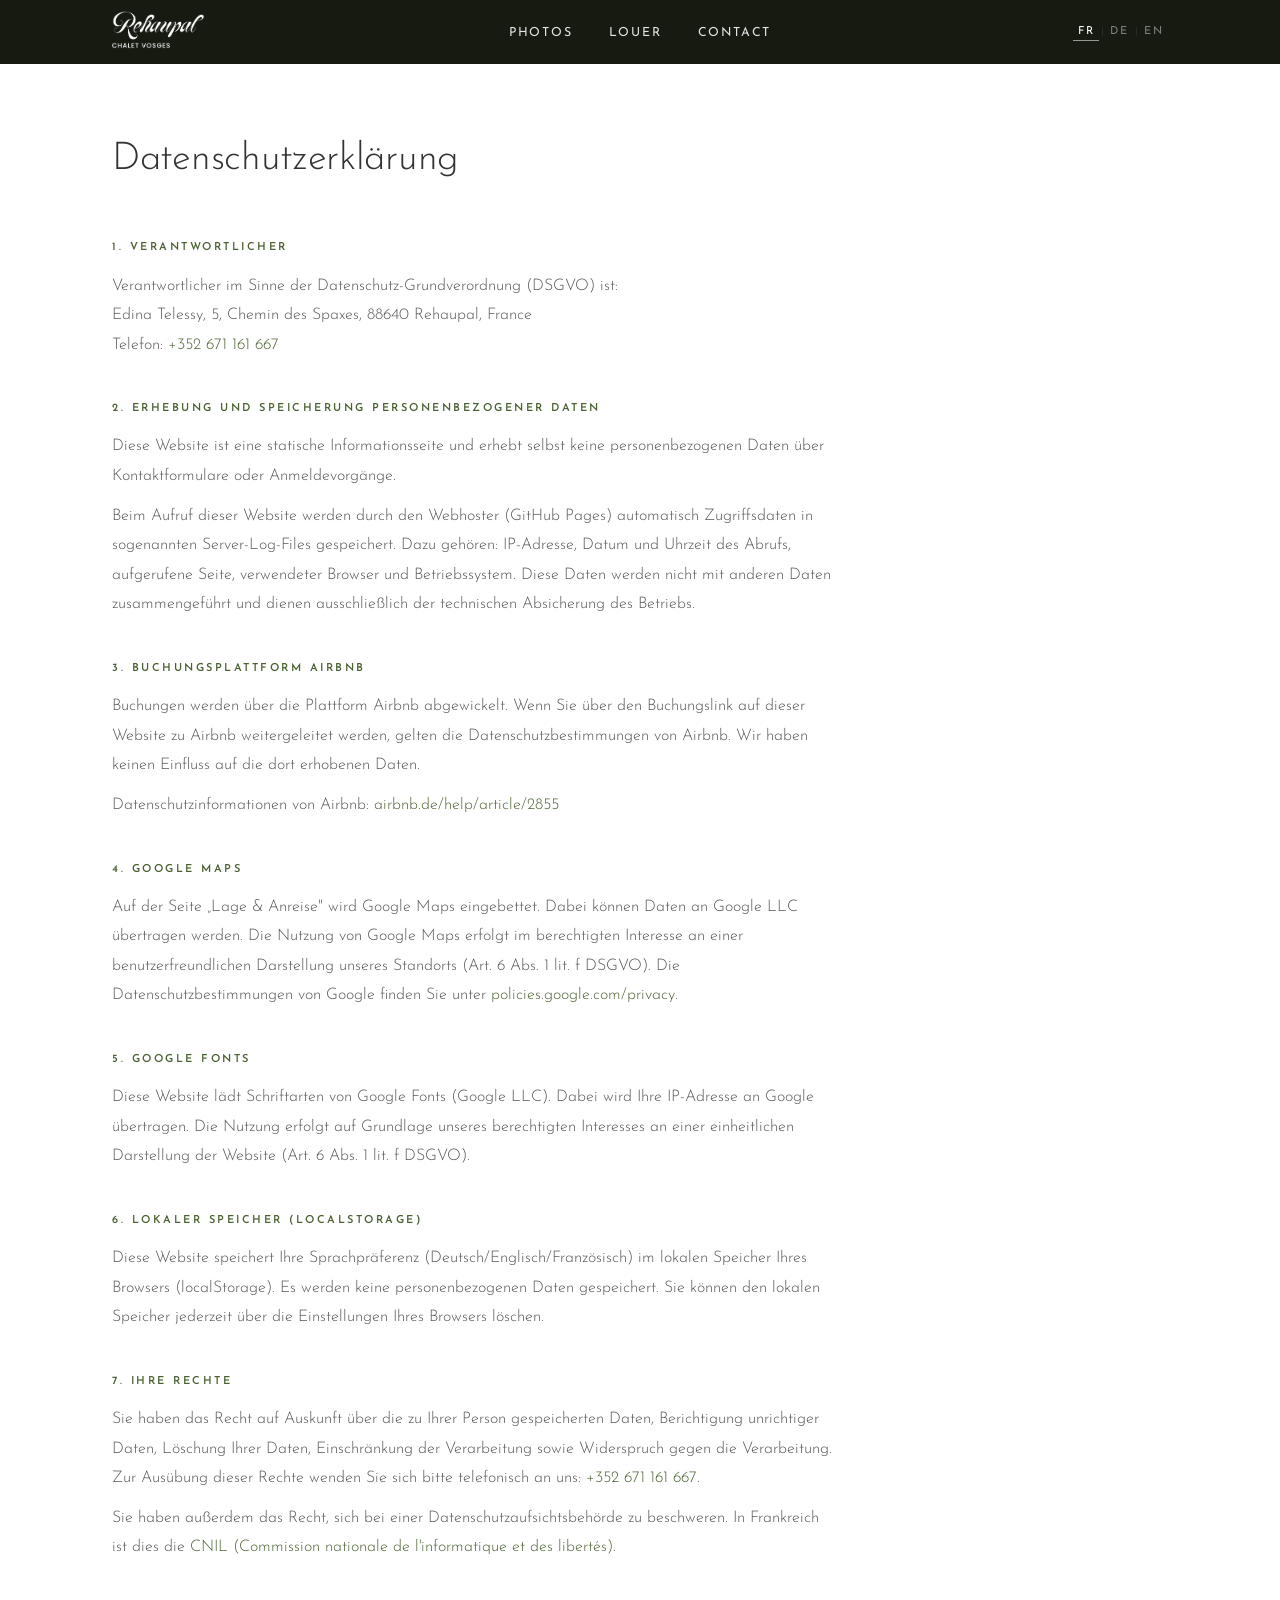
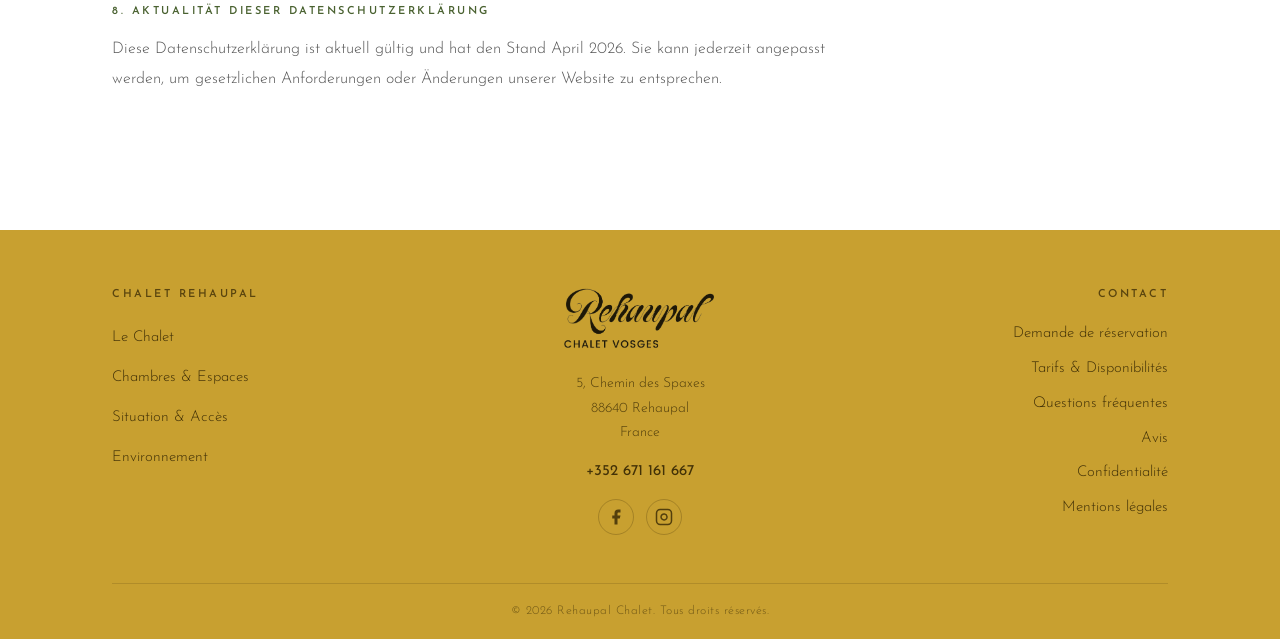
<file: datenschutz.html>
<!DOCTYPE html>
<html lang="fr">
<head>
  <meta charset="UTF-8">
  <link rel="icon" type="image/png" href="favicon.png">
  <meta name="viewport" content="width=device-width, initial-scale=1.0">
  <title>Politique de confidentialité – Chalet Rehaupal</title>
  <link rel="canonical" href="https://www.vosges-chalet.fr/datenschutz.html">
  <link rel="alternate" hreflang="fr" href="https://www.vosges-chalet.fr/datenschutz.html">
  <link rel="alternate" hreflang="de" href="https://www.vosges-chalet.fr/datenschutz.html">
  <link rel="alternate" hreflang="en" href="https://www.vosges-chalet.fr/datenschutz.html">
  <link rel="alternate" hreflang="x-default" href="https://www.vosges-chalet.fr/datenschutz.html">
  <meta property="og:title" content="Politique de confidentialité – Chalet Rehaupal">
  <meta property="og:description" content="Politique de confidentialité du site vosges-chalet.fr – Chalet Rehaupal, Rehaupal, Vosges, France.">
  <meta property="og:image" content="https://www.vosges-chalet.fr/hero.webp">
  <meta property="og:url" content="https://www.vosges-chalet.fr/datenschutz.html">
  <meta property="og:type" content="website">
  <meta property="og:locale" content="fr_FR">
  <meta name="twitter:card" content="summary_large_image">
  <meta name="description" content="Politique de confidentialité du site vosges-chalet.fr – Chalet Rehaupal, Rehaupal, Vosges, France.">
  <link rel="preconnect" href="https://fonts.googleapis.com">
  <link rel="preconnect" href="https://fonts.gstatic.com" crossorigin>
  <link href="https://fonts.googleapis.com/css2?family=Josefin+Sans:ital,wght@0,300;0,400;0,600;1,300;1,400&family=Sacramento&display=swap" rel="stylesheet">
  <link rel="stylesheet" href="styles.css">
  <style>
    .site-header { height: var(--header-h) !important; background: var(--header-bg) !important; }
    .main-nav, .header-right { opacity: 1 !important; }

    .legal-page {
      padding-top: calc(var(--header-h) + 64px);
      padding-bottom: 96px;
      max-width: 720px;
    }

    .legal-heading {
      font-size: clamp(28px, 3vw, 42px);
      font-weight: 300;
      color: var(--text-dark);
      margin-bottom: 48px;
      letter-spacing: -0.3px;
    }

    .legal-section { margin-bottom: 40px; }

    .legal-section h2 {
      font-size: 11px;
      font-weight: 600;
      letter-spacing: 2.5px;
      text-transform: uppercase;
      color: var(--olive-primary);
      margin-bottom: 14px;
    }

    .legal-section p {
      font-size: 16px;
      line-height: 1.85;
      color: var(--text-medium);
      font-weight: 300;
      margin-bottom: 10px;
    }

    .legal-section a { color: var(--olive-primary); }
    .legal-section a:hover { opacity: 0.75; }

    hr.legal-divider { border: none; border-top: 1px solid #eee; margin: 40px 0; }

    @media (max-width: 768px) {
      .legal-page { padding-top: calc(var(--header-h) + 40px); }
    }
  </style>
</head>
<body>

  <header class="site-header scrolled" id="site-header">
    <div class="header-inner">
      <a href="index.html" class="logo">
        <img src="Rehaupal_Text_US.gif" alt="Rehaupal – Chalet Vosges" class="logo-img">
      </a>
      <nav class="main-nav" id="main-nav">
        <ul>
          <li><a href="fotos.html" data-i18n="nav.photos">Fotos</a></li>
          <li><a href="https://www.airbnb.de/rooms/53041871" target="_blank" rel="noopener" data-i18n="nav.rent">Mieten</a></li>
          <li><a href="lage.html" data-i18n="nav.contact">Kontakt</a></li>
        </ul>
        <div class="lang-switcher lang-switcher--mobile">
          <button class="lang-btn active" data-lang="fr">FR</button><span class="lang-sep">|</span>
          <button class="lang-btn" data-lang="de">DE</button><span class="lang-sep">|</span>
          <button class="lang-btn" data-lang="en">EN</button>
        </div>
      </nav>
      <div class="header-right">
        <div class="lang-switcher">
          <button class="lang-btn active" data-lang="fr">FR</button><span class="lang-sep">|</span>
          <button class="lang-btn" data-lang="de">DE</button><span class="lang-sep">|</span>
          <button class="lang-btn" data-lang="en">EN</button>
        </div>
        <button class="mobile-toggle" id="mobile-toggle" aria-label="Menü öffnen" aria-expanded="false">
          <span></span><span></span><span></span>
        </button>
      </div>
    </div>
  </header>

  <main>
    <div class="container">
      <div class="legal-page">
        <h1 class="legal-heading">Datenschutzerklärung</h1>

        <div class="legal-section">
          <h2>1. Verantwortlicher</h2>
          <p>Verantwortlicher im Sinne der Datenschutz-Grundverordnung (DSGVO) ist:<br>
          Edina Telessy, 5, Chemin des Spaxes, 88640 Rehaupal, France<br>
          Telefon: <a href="tel:+352671161667">+352 671 161 667</a></p>
        </div>

        <div class="legal-section">
          <h2>2. Erhebung und Speicherung personenbezogener Daten</h2>
          <p>Diese Website ist eine statische Informationsseite und erhebt selbst keine personenbezogenen Daten über Kontaktformulare oder Anmeldevorgänge.</p>
          <p>Beim Aufruf dieser Website werden durch den Webhoster (GitHub Pages) automatisch Zugriffsdaten in sogenannten Server-Log-Files gespeichert. Dazu gehören: IP-Adresse, Datum und Uhrzeit des Abrufs, aufgerufene Seite, verwendeter Browser und Betriebssystem. Diese Daten werden nicht mit anderen Daten zusammengeführt und dienen ausschließlich der technischen Absicherung des Betriebs.</p>
        </div>

        <div class="legal-section">
          <h2>3. Buchungsplattform Airbnb</h2>
          <p>Buchungen werden über die Plattform Airbnb abgewickelt. Wenn Sie über den Buchungslink auf dieser Website zu Airbnb weitergeleitet werden, gelten die Datenschutzbestimmungen von Airbnb. Wir haben keinen Einfluss auf die dort erhobenen Daten.</p>
          <p>Datenschutzinformationen von Airbnb: <a href="https://www.airbnb.de/help/article/2855" target="_blank" rel="noopener">airbnb.de/help/article/2855</a></p>
        </div>

        <div class="legal-section">
          <h2>4. Google Maps</h2>
          <p>Auf der Seite „Lage &amp; Anreise" wird Google Maps eingebettet. Dabei können Daten an Google LLC übertragen werden. Die Nutzung von Google Maps erfolgt im berechtigten Interesse an einer benutzerfreundlichen Darstellung unseres Standorts (Art. 6 Abs. 1 lit. f DSGVO). Die Datenschutzbestimmungen von Google finden Sie unter <a href="https://policies.google.com/privacy" target="_blank" rel="noopener">policies.google.com/privacy</a>.</p>
        </div>

        <div class="legal-section">
          <h2>5. Google Fonts</h2>
          <p>Diese Website lädt Schriftarten von Google Fonts (Google LLC). Dabei wird Ihre IP-Adresse an Google übertragen. Die Nutzung erfolgt auf Grundlage unseres berechtigten Interesses an einer einheitlichen Darstellung der Website (Art. 6 Abs. 1 lit. f DSGVO).</p>
        </div>

        <div class="legal-section">
          <h2>6. Lokaler Speicher (localStorage)</h2>
          <p>Diese Website speichert Ihre Sprachpräferenz (Deutsch/Englisch/Französisch) im lokalen Speicher Ihres Browsers (localStorage). Es werden keine personenbezogenen Daten gespeichert. Sie können den lokalen Speicher jederzeit über die Einstellungen Ihres Browsers löschen.</p>
        </div>

        <div class="legal-section">
          <h2>7. Ihre Rechte</h2>
          <p>Sie haben das Recht auf Auskunft über die zu Ihrer Person gespeicherten Daten, Berichtigung unrichtiger Daten, Löschung Ihrer Daten, Einschränkung der Verarbeitung sowie Widerspruch gegen die Verarbeitung. Zur Ausübung dieser Rechte wenden Sie sich bitte telefonisch an uns: <a href="tel:+352671161667">+352 671 161 667</a>.</p>
          <p>Sie haben außerdem das Recht, sich bei einer Datenschutzaufsichtsbehörde zu beschweren. In Frankreich ist dies die <a href="https://www.cnil.fr" target="_blank" rel="noopener">CNIL (Commission nationale de l'informatique et des libertés)</a>.</p>
        </div>

        <div class="legal-section">
          <h2>8. Aktualität dieser Datenschutzerklärung</h2>
          <p>Diese Datenschutzerklärung ist aktuell gültig und hat den Stand April 2026. Sie kann jederzeit angepasst werden, um gesetzlichen Anforderungen oder Änderungen unserer Website zu entsprechen.</p>
        </div>
      </div>
    </div>
  </main>

  <footer class="site-footer">
    <div class="container">
      <div class="footer-grid">
        <div class="footer-col">
          <h4 class="footer-heading" data-i18n="footer.left.heading">Chalet Rehaupal</h4>
          <ul class="footer-links">
            <li><a href="chalet.html" data-i18n="footer.link.chalet">Das Chalet</a></li>
            <li><a href="zimmer.html" data-i18n="footer.link.rooms">Zimmer &amp; Räume</a></li>
            <li><a href="lage.html" data-i18n="footer.link.location">Lage &amp; Anreise</a></li>
            <li><a href="umgebung.html" data-i18n="footer.link.surroundings">Umgebung</a></li>
          </ul>
        </div>
        <div class="footer-col footer-col--center">
          <a href="index.html" class="footer-logo">
            <img src="Rehaupal_Text_US.gif" alt="Rehaupal – Chalet Vosges" class="footer-logo-img">
          </a>
          <address class="footer-address">5, Chemin des Spaxes<br>88640 Rehaupal<br>France</address>
          <a href="tel:+352671161667" class="footer-phone" id="footer-phone">+352 671 161 667</a>
          <div class="footer-socials">
            <a href="#" aria-label="Facebook" class="social-icon"><svg width="18" height="18" viewBox="0 0 24 24" fill="currentColor"><path d="M18 2h-3a5 5 0 0 0-5 5v3H7v4h3v8h4v-8h3l1-4h-4V7a1 1 0 0 1 1-1h3z"/></svg></a>
            <a href="#" aria-label="Instagram" class="social-icon"><svg width="18" height="18" viewBox="0 0 24 24" fill="none" stroke="currentColor" stroke-width="2"><rect x="2" y="2" width="20" height="20" rx="5" ry="5"/><path d="M16 11.37A4 4 0 1 1 12.63 8 4 4 0 0 1 16 11.37z"/><line x1="17.5" y1="6.5" x2="17.51" y2="6.5"/></svg></a>
          </div>
        </div>
        <div class="footer-col footer-col--right">
          <h4 class="footer-heading" data-i18n="footer.right.heading">Kontakt</h4>
          <ul class="footer-links">
            <li><a href="buchung.html" data-i18n="footer.link.booking">Buchungsanfrage</a></li>
            <li><a href="https://www.airbnb.de/rooms/53041871" target="_blank" rel="noopener" data-i18n="footer.link.prices">Preise &amp; Verfügbarkeit</a></li>
            <li><a href="faq.html" data-i18n="footer.link.faq">Häufige Fragen</a></li>
            <li><a href="https://www.airbnb.de/rooms/53041871/reviews?source_impression_id=p3_1777011205_P3ysyQuL38VCmX84" target="_blank" rel="noopener" data-i18n="footer.link.reviews">Bewertungen</a></li>
            <li><a href="datenschutz.html" data-i18n="footer.link.privacy">Datenschutz</a></li>
            <li><a href="impressum.html" data-i18n="footer.link.imprint">Impressum</a></li>
          </ul>
        </div>
      </div>
      <div class="footer-bottom">
        <p data-i18n="footer.copyright">&copy; 2026 Rehaupal Chalet. Alle Rechte vorbehalten.</p>
      </div>
    </div>
  </footer>

  <script>
    document.getElementById('mobile-toggle').addEventListener('click', function() {
      const exp = this.getAttribute('aria-expanded') === 'true';
      this.setAttribute('aria-expanded', String(!exp));
      this.classList.toggle('is-active');
      document.getElementById('main-nav').classList.toggle('is-open');
    });
    window.addEventListener('scroll', () => {
      document.getElementById('site-header').classList.toggle('scrolled', window.scrollY > 10);
    }, { passive: true });
    const t = { de: { 'nav.photos':'Fotos','nav.rent':'Mieten','nav.contact':'Kontakt','footer.left.heading':'Chalet Rehaupal','footer.link.chalet':'Das Chalet','footer.link.rooms':'Zimmer & Räume','footer.link.location':'Lage & Anreise','footer.link.surroundings':'Umgebung','footer.right.heading':'Kontakt','footer.link.booking':'Buchungsanfrage','footer.link.prices':'Preise & Verfügbarkeit','footer.link.faq':'Häufige Fragen','footer.link.reviews':'Bewertungen','footer.link.privacy':'Datenschutz','footer.link.imprint':'Impressum','footer.copyright':'© 2026 Rehaupal Chalet. Alle Rechte vorbehalten.' }, en: { 'nav.photos':'Photos','nav.rent':'Rent','nav.contact':'Contact','footer.left.heading':'Chalet Rehaupal','footer.link.chalet':'The Chalet','footer.link.rooms':'Rooms & Spaces','footer.link.location':'Location & Directions','footer.link.surroundings':'Surroundings','footer.right.heading':'Contact','footer.link.booking':'Booking inquiry','footer.link.prices':'Prices & Availability','footer.link.faq':'FAQ','footer.link.reviews':'Reviews','footer.link.privacy':'Privacy Policy','footer.link.imprint':'Legal notice','footer.copyright':'© 2026 Rehaupal Chalet. All rights reserved.' }, fr: { 'nav.photos':'Photos','nav.rent':'Louer','nav.contact':'Contact','footer.left.heading':'Chalet Rehaupal','footer.link.chalet':'Le Chalet','footer.link.rooms':'Chambres & Espaces','footer.link.location':'Situation & Accès','footer.link.surroundings':'Environnement','footer.right.heading':'Contact','footer.link.booking':'Demande de réservation','footer.link.prices':'Tarifs & Disponibilités','footer.link.faq':'Questions fréquentes','footer.link.reviews':'Avis','footer.link.privacy':'Confidentialité','footer.link.imprint':'Mentions légales','footer.copyright':'© 2026 Rehaupal Chalet. Tous droits réservés.' } };
    function setLang(l) { localStorage.setItem('rehaupal-lang',l); document.documentElement.lang=l; document.querySelectorAll('.lang-btn').forEach(b=>b.classList.toggle('active',b.dataset.lang===l)); document.querySelectorAll('[data-i18n]').forEach(el=>{if(t[l][el.dataset.i18n])el.textContent=t[l][el.dataset.i18n];}); }
    document.querySelectorAll('.lang-btn').forEach(b=>b.addEventListener('click',()=>setLang(b.dataset.lang)));
    setLang(localStorage.getItem('rehaupal-lang')||'de');
  </script>
</body>
</html>
</file>
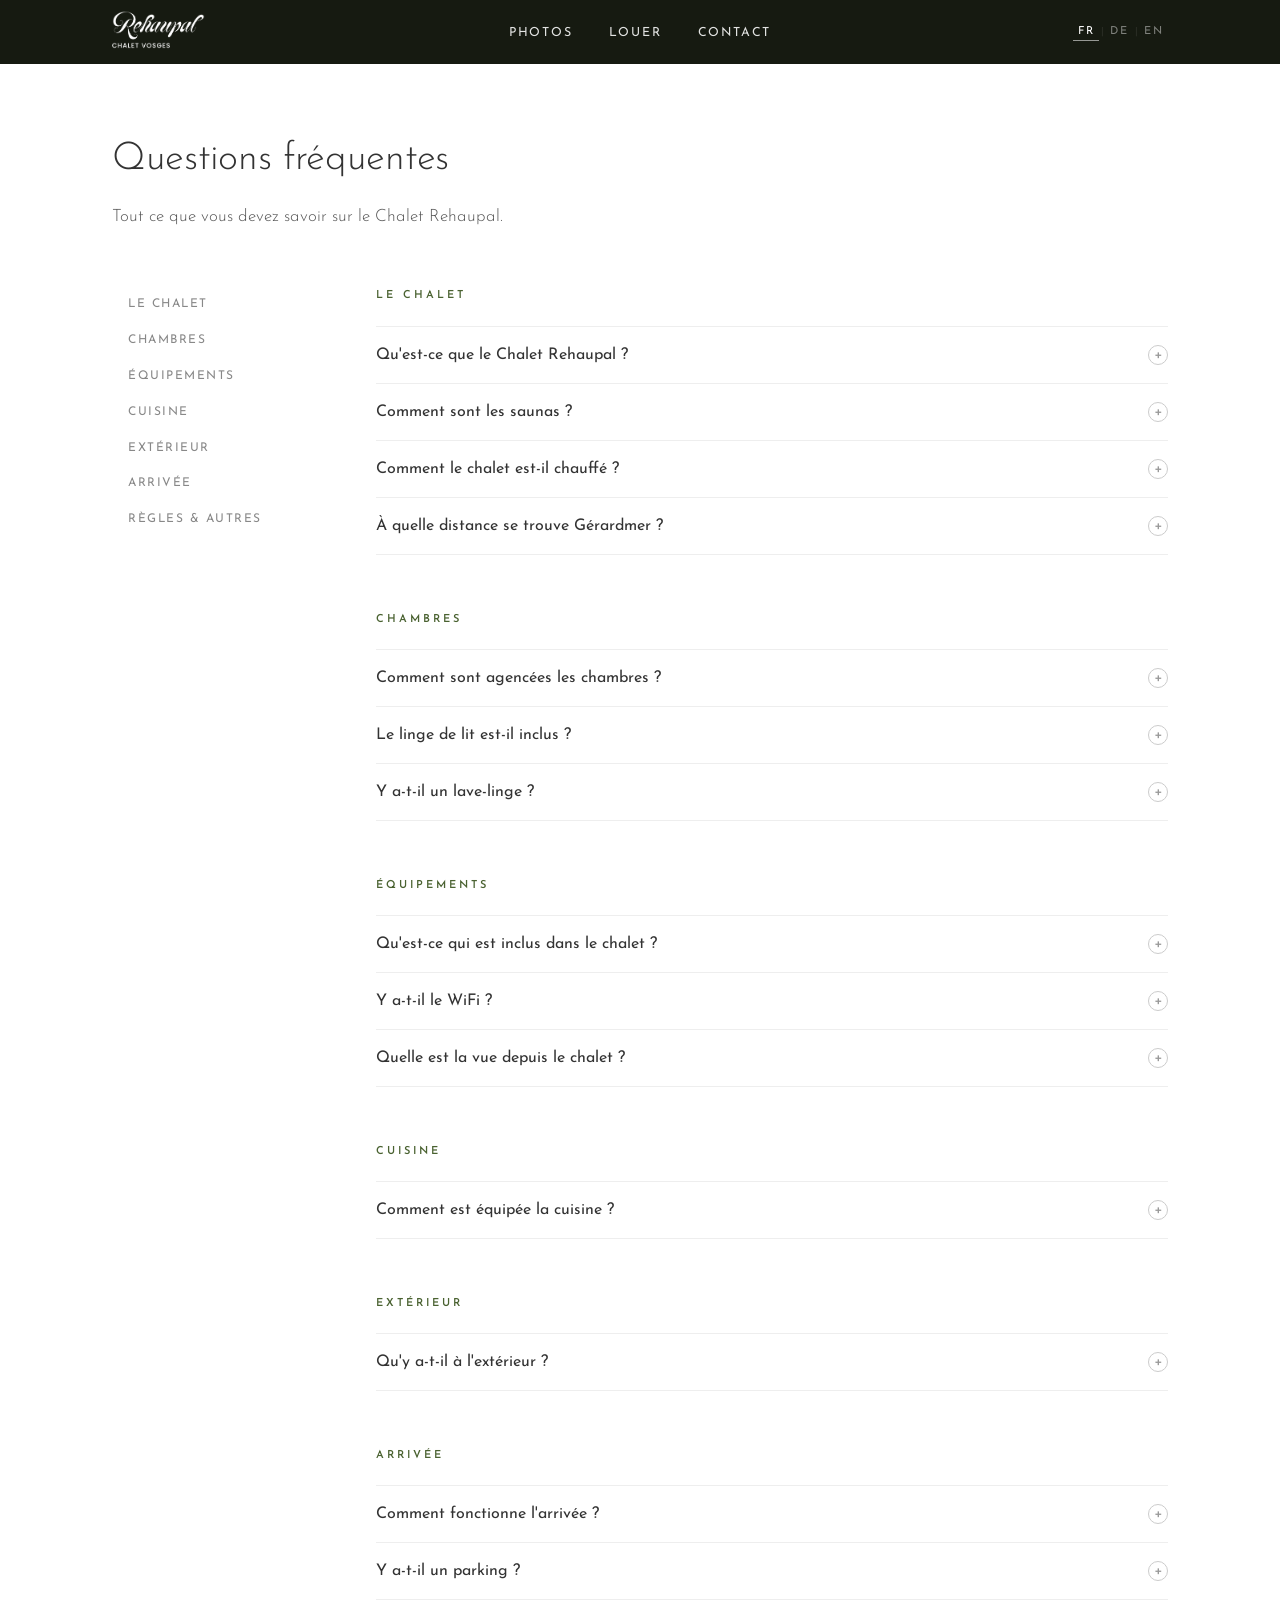
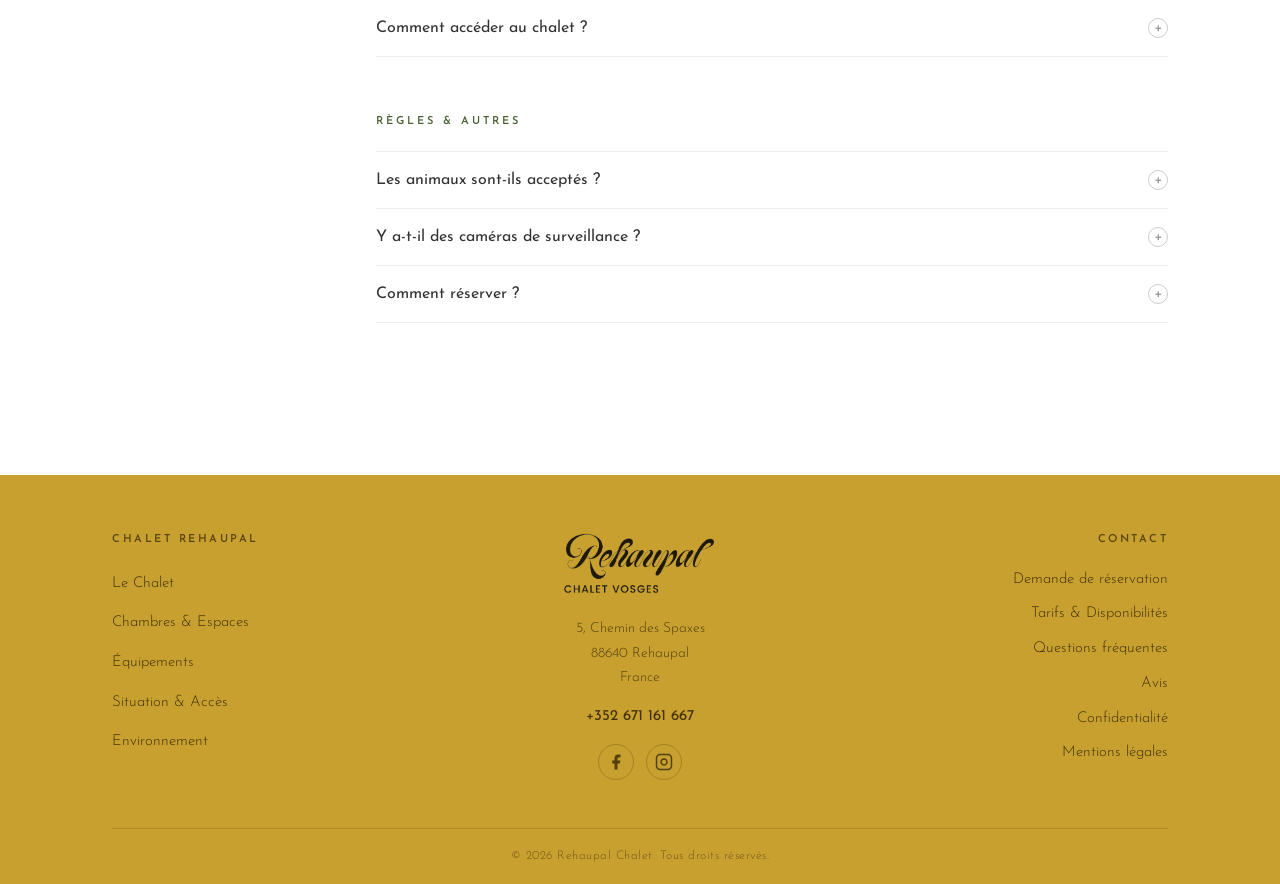
<file: faq.html>
<!DOCTYPE html>
<html lang="fr">
<head>
  <meta charset="UTF-8">
  <link rel="icon" type="image/png" href="favicon.png">
  <meta name="viewport" content="width=device-width, initial-scale=1.0">
  <title>Questions fréquentes – Location Chalet Vosges Rehaupal</title>
  <link rel="canonical" href="https://www.vosges-chalet.fr/faq.html">
  <link rel="alternate" hreflang="fr" href="https://www.vosges-chalet.fr/faq.html">
  <link rel="alternate" hreflang="de" href="https://www.vosges-chalet.fr/faq.html">
  <link rel="alternate" hreflang="en" href="https://www.vosges-chalet.fr/faq.html">
  <link rel="alternate" hreflang="x-default" href="https://www.vosges-chalet.fr/faq.html">
  <meta property="og:title" content="Questions fréquentes – Location Chalet Vosges Rehaupal">
  <meta property="og:description" content="Toutes les réponses sur le Chalet Rehaupal : capacité 6 personnes, 2 saunas, équipements, check-in autonome, animaux acceptés, parking gratuit.">
  <meta property="og:image" content="https://www.vosges-chalet.fr/hero.webp">
  <meta property="og:url" content="https://www.vosges-chalet.fr/faq.html">
  <meta property="og:type" content="website">
  <meta property="og:locale" content="fr_FR">
  <meta name="twitter:card" content="summary_large_image">
  <meta name="description" content="Toutes les réponses sur le Chalet Rehaupal : capacité 6 personnes, 2 saunas, équipements, check-in autonome, animaux acceptés, parking gratuit.">
  <link rel="preconnect" href="https://fonts.googleapis.com">
  <link rel="preconnect" href="https://fonts.gstatic.com" crossorigin>
  <link href="https://fonts.googleapis.com/css2?family=Josefin+Sans:ital,wght@0,300;0,400;0,600;1,300;1,400&family=Sacramento&display=swap" rel="stylesheet">
  <link rel="stylesheet" href="styles.css">
  <style>
    .site-header {
      height: var(--header-h) !important;
      background: var(--header-bg) !important;
    }
    .main-nav, .header-right { opacity: 1 !important; }

    /* ── Page ── */
    .faq-page {
      padding-top: calc(var(--header-h) + 64px);
      padding-bottom: 96px;
    }

    .faq-page-heading {
      font-size: clamp(28px, 3vw, 42px);
      font-weight: 300;
      color: var(--text-dark);
      margin-bottom: 12px;
      letter-spacing: -0.3px;
    }

    .faq-page-sub {
      font-size: 17px;
      color: var(--text-medium);
      font-weight: 300;
      margin-bottom: 56px;
    }

    /* ── Layout ── */
    .faq-layout {
      display: grid;
      grid-template-columns: 200px 1fr;
      gap: 64px;
      align-items: start;
    }

    /* ── Category nav ── */
    .faq-nav {
      position: sticky;
      top: calc(var(--header-h) + 24px);
    }

    .faq-nav-item {
      display: block;
      font-size: 12px;
      font-weight: 400;
      letter-spacing: 1.5px;
      text-transform: uppercase;
      color: var(--text-light);
      padding: 8px 0;
      border-left: 2px solid transparent;
      padding-left: 14px;
      transition: color var(--transition), border-color var(--transition);
      cursor: pointer;
    }

    .faq-nav-item:hover,
    .faq-nav-item.is-active {
      color: var(--olive-primary);
      border-left-color: var(--olive-primary);
      opacity: 1;
    }

    /* ── Sections ── */
    .faq-sections {
      min-width: 0;
    }

    .faq-section {
      margin-bottom: 56px;
    }

    .faq-section-title {
      font-size: 11px;
      font-weight: 600;
      letter-spacing: 3px;
      text-transform: uppercase;
      color: var(--olive-primary);
      margin-bottom: 20px;
    }

    /* ── Accordion items ── */
    .faq-item {
      border-bottom: 1px solid #eee;
    }

    .faq-item:first-of-type {
      border-top: 1px solid #eee;
    }

    .faq-question {
      display: flex;
      justify-content: space-between;
      align-items: center;
      gap: 16px;
      width: 100%;
      padding: 18px 0;
      background: none;
      border: none;
      cursor: pointer;
      text-align: left;
      font-family: 'Josefin Sans', sans-serif;
      font-size: 16px;
      font-weight: 400;
      color: var(--text-dark);
      transition: color var(--transition);
    }

    .faq-question:hover { color: var(--olive-primary); }

    .faq-icon {
      flex-shrink: 0;
      width: 20px;
      height: 20px;
      border-radius: 50%;
      border: 1.5px solid #ccc;
      display: flex;
      align-items: center;
      justify-content: center;
      transition: border-color var(--transition), transform 0.3s ease;
      color: #999;
    }

    .faq-item.is-open .faq-icon {
      border-color: var(--olive-primary);
      color: var(--olive-primary);
      transform: rotate(45deg);
    }

    .faq-answer {
      display: none;
      padding-bottom: 20px;
      font-size: 15.5px;
      line-height: 1.8;
      color: var(--text-medium);
      font-weight: 300;
    }

    .faq-item.is-open .faq-answer { display: block; }

    .faq-answer ul {
      list-style: none;
      padding: 0;
      display: grid;
      grid-template-columns: 1fr 1fr;
      gap: 4px 24px;
      margin-top: 10px;
    }

    .faq-answer ul li {
      padding: 3px 0;
      padding-left: 16px;
      position: relative;
      font-size: 15px;
      color: var(--text-medium);
    }

    .faq-answer ul li::before {
      content: '·';
      position: absolute;
      left: 0;
      color: var(--olive-primary);
      font-weight: 700;
    }

    .faq-answer .note {
      margin-top: 12px;
      padding: 12px 16px;
      background: #f8f7f2;
      border-left: 3px solid var(--olive-primary);
      font-size: 14px;
      border-radius: 0 3px 3px 0;
    }

    @media (max-width: 768px) {
      .faq-page { padding-top: calc(var(--header-h) + 40px); }
      .faq-layout { grid-template-columns: 1fr; gap: 0; }
      .faq-nav { display: none; }
      .faq-answer ul { grid-template-columns: 1fr; }
    }
  </style>
</head>
<body>

  <!-- ===================== HEADER ===================== -->
  <header class="site-header scrolled" id="site-header">
    <div class="header-inner">
      <a href="index.html" class="logo">
        <img src="Rehaupal_Text_US.gif" alt="Rehaupal – Chalet Vosges" class="logo-img">
      </a>
      <nav class="main-nav" id="main-nav">
        <ul>
          <li><a href="fotos.html" data-i18n="nav.photos">Fotos</a></li>
          <li><a href="https://www.airbnb.de/rooms/53041871" target="_blank" rel="noopener" data-i18n="nav.rent">Mieten</a></li>
          <li><a href="lage.html" data-i18n="nav.contact">Kontakt</a></li>
        </ul>
        <div class="lang-switcher lang-switcher--mobile">
          <button class="lang-btn active" data-lang="fr">FR</button>
          <span class="lang-sep">|</span>
          <button class="lang-btn" data-lang="de">DE</button>
          <span class="lang-sep">|</span>
          <button class="lang-btn" data-lang="en">EN</button>
        </div>
      </nav>
      <div class="header-right">
        <div class="lang-switcher">
          <button class="lang-btn active" data-lang="fr">FR</button>
          <span class="lang-sep">|</span>
          <button class="lang-btn" data-lang="de">DE</button>
          <span class="lang-sep">|</span>
          <button class="lang-btn" data-lang="en">EN</button>
        </div>
        <button class="mobile-toggle" id="mobile-toggle" aria-label="Menü öffnen" aria-expanded="false">
          <span></span><span></span><span></span>
        </button>
      </div>
    </div>
  </header>

  <!-- ===================== CONTENT ===================== -->
  <main class="faq-page">
    <div class="container">

      <h1 class="faq-page-heading" data-i18n="faq.heading">Häufige Fragen</h1>
      <p class="faq-page-sub" data-i18n="faq.sub">Alles, was Sie über das Chalet Rehaupal wissen müssen.</p>

      <div class="faq-layout">

        <!-- Sticky nav -->
        <nav class="faq-nav" aria-label="Kategorien">
          <a class="faq-nav-item is-active" href="#das-chalet" data-i18n="faq.nav.chalet">Das Chalet</a>
          <a class="faq-nav-item" href="#schlafzimmer" data-i18n="faq.nav.bedrooms">Schlafzimmer</a>
          <a class="faq-nav-item" href="#ausstattung" data-i18n="faq.nav.amenities">Ausstattung</a>
          <a class="faq-nav-item" href="#kueche" data-i18n="faq.nav.kitchen">Küche</a>
          <a class="faq-nav-item" href="#aussen" data-i18n="faq.nav.outdoor">Außenbereiche</a>
          <a class="faq-nav-item" href="#anreise" data-i18n="faq.nav.arrival">Anreise</a>
          <a class="faq-nav-item" href="#regeln" data-i18n="faq.nav.rules">Regeln</a>
        </nav>

        <div class="faq-sections">

          <!-- ── Das Chalet ── -->
          <section class="faq-section" id="das-chalet">
            <h2 class="faq-section-title" data-i18n="faq.nav.chalet">Das Chalet</h2>

            <div class="faq-item">
              <button class="faq-question" aria-expanded="false">
                <span data-i18n="faq.q.about">Was ist das Chalet Rehaupal?</span>
                <span class="faq-icon" aria-hidden="true">+</span>
              </button>
              <div class="faq-answer">
                <p data-i18n="faq.a.about">Das Vosges-Chalet ist ein gemütliches Holzchalet im alpinen Stil, neu eingerichtet und mit zwei privaten Saunen ausgestattet – einer Biosauna im Garten (bis 70 °C) und einer Sauna im Inneren. Es liegt mitten in der Natur der französischen Vogesen, 15 bis 20 Minuten von Gérardmer mit seinen alpinen Skipisten entfernt.</p>
              </div>
            </div>

            <div class="faq-item">
              <button class="faq-question" aria-expanded="false">
                <span data-i18n="faq.q.sauna">Wie sind die Saunen?</span>
                <span class="faq-icon" aria-hidden="true">+</span>
              </button>
              <div class="faq-answer">
                <p data-i18n="faq.a.sauna">Das Chalet verfügt über zwei private Saunen: eine Innen-Sauna sowie eine große Biosauna im Garten, ca. 30 m vom Chalet entfernt. Die Biosauna ist eine Niedrigtemperatursauna (55–70 °C) mit einem angeschlossenen Ruheraum und Blick ins Tal. Beide Saunen stehen ausschließlich den Gästen zur Verfügung.</p>
              </div>
            </div>

            <div class="faq-item">
              <button class="faq-question" aria-expanded="false">
                <span data-i18n="faq.q.heating">Wie wird das Chalet geheizt?</span>
                <span class="faq-icon" aria-hidden="true">+</span>
              </button>
              <div class="faq-answer">
                <p data-i18n="faq.a.heating">Das Chalet wird über den Kaminofen im Wohnbereich sowie über elektrische Heizkörper in allen Zimmern beheizt. Holz für den Kamin ist vor Ort verfügbar.</p>
              </div>
            </div>

            <div class="faq-item">
              <button class="faq-question" aria-expanded="false">
                <span data-i18n="faq.q.location">Wie weit ist es bis Gérardmer?</span>
                <span class="faq-icon" aria-hidden="true">+</span>
              </button>
              <div class="faq-answer">
                <p data-i18n="faq.a.location">Das Chalet liegt 15 bis 20 Fahrminuten von Gérardmer entfernt, das alpine Skipisten sowie einen schönen See bietet. Der nächste Bahnhof befindet sich in Épinal (TGV-Anschluss), ca. 25 Minuten mit dem Auto.</p>
              </div>
            </div>
          </section>

          <!-- ── Schlafzimmer ── -->
          <section class="faq-section" id="schlafzimmer">
            <h2 class="faq-section-title" data-i18n="faq.nav.bedrooms">Schlafzimmer</h2>

            <div class="faq-item">
              <button class="faq-question" aria-expanded="false">
                <span data-i18n="faq.q.beds">Wie sind die Schlafzimmer ausgestattet?</span>
                <span class="faq-icon" aria-hidden="true">+</span>
              </button>
              <div class="faq-answer">
                <p data-i18n="faq.a.beds">Das Chalet hat 3 Schlafzimmer:</p>
                <ul>
                  <li data-i18n="faq.a.bed1">Schlafzimmer 1: Doppelbett (160 cm)</li>
                  <li data-i18n="faq.a.bed2">Schlafzimmer 2: Schlafsofa (140 cm)</li>
                  <li data-i18n="faq.a.bed3">Schlafzimmer 3: 2 Einzelbetten (90 cm)</li>
                </ul>
              </div>
            </div>

            <div class="faq-item">
              <button class="faq-question" aria-expanded="false">
                <span data-i18n="faq.q.linen">Ist Bettwäsche inklusive?</span>
                <span class="faq-icon" aria-hidden="true">+</span>
              </button>
              <div class="faq-answer">
                <p data-i18n="faq.a.linen">Bettwäsche ist nicht im Mietpreis enthalten und kann vor Ort gemietet werden. Der Preis beträgt 10 € pro Person und Aufenthalt. Zusätzliche Kissen und Decken sind verfügbar.</p>
                <div class="note" data-i18n="faq.a.linen.note">Tipp: Bringen Sie Ihre eigene Bettwäsche mit, um Kosten zu sparen.</div>
              </div>
            </div>

            <div class="faq-item">
              <button class="faq-question" aria-expanded="false">
                <span data-i18n="faq.q.washing">Gibt es eine Waschmaschine?</span>
                <span class="faq-icon" aria-hidden="true">+</span>
              </button>
              <div class="faq-answer">
                <p data-i18n="faq.a.washing">Ja, eine Waschmaschine und ein Wäscheständer stehen zur Verfügung. Ein Trockner ist nicht vorhanden.</p>
              </div>
            </div>
          </section>

          <!-- ── Ausstattung ── -->
          <section class="faq-section" id="ausstattung">
            <h2 class="faq-section-title" data-i18n="faq.nav.amenities">Ausstattung</h2>

            <div class="faq-item">
              <button class="faq-question" aria-expanded="false">
                <span data-i18n="faq.q.amenities">Was ist im Chalet enthalten?</span>
                <span class="faq-icon" aria-hidden="true">+</span>
              </button>
              <div class="faq-answer">
                <ul>
                  <li data-i18n="faq.amenity.wifi">WLAN (inklusive)</li>
                  <li data-i18n="faq.amenity.tv">Fernseher</li>
                  <li data-i18n="faq.amenity.sauna">Private Sauna (innen &amp; außen)</li>
                  <li data-i18n="faq.amenity.fireplace">Kaminofen</li>
                  <li data-i18n="faq.amenity.heating">Elektrische Heizung</li>
                  <li data-i18n="faq.amenity.washer">Waschmaschine</li>
                  <li data-i18n="faq.amenity.hairdryer">Föhn</li>
                  <li data-i18n="faq.amenity.boardgames">Brettspiele</li>
                  <li data-i18n="faq.amenity.workspace">Arbeitsplatz (mit Tür)</li>
                  <li data-i18n="faq.amenity.smokedetector">Rauchmelder</li>
                  <li data-i18n="faq.amenity.firstaid">Erste-Hilfe-Set</li>
                  <li data-i18n="faq.amenity.pillows">Zusätzliche Kissen &amp; Decken</li>
                </ul>
                <div class="note" data-i18n="faq.amenity.note">Nicht verfügbar: Trockner, Klimaanlage, Kohlenmonoxidmelder, Überwachungskameras.</div>
              </div>
            </div>

            <div class="faq-item">
              <button class="faq-question" aria-expanded="false">
                <span data-i18n="faq.q.wifi">Gibt es WLAN?</span>
                <span class="faq-icon" aria-hidden="true">+</span>
              </button>
              <div class="faq-answer">
                <p data-i18n="faq.a.wifi">Ja, WLAN ist kostenlos und steht in einem Raum mit eigener Tür zur Verfügung, ideal auch zum Arbeiten.</p>
              </div>
            </div>

            <div class="faq-item">
              <button class="faq-question" aria-expanded="false">
                <span data-i18n="faq.q.view">Welchen Ausblick hat das Chalet?</span>
                <span class="faq-icon" aria-hidden="true">+</span>
              </button>
              <div class="faq-answer">
                <p data-i18n="faq.a.view">Das Chalet bietet einen malerischen Blick in den privaten Garten sowie auf die umliegenden Berge der Vogesen. Die Biosauna im Garten hat einen besonderen Ruheraum mit Blick ins Tal.</p>
              </div>
            </div>
          </section>

          <!-- ── Küche ── -->
          <section class="faq-section" id="kueche">
            <h2 class="faq-section-title" data-i18n="faq.nav.kitchen">Küche</h2>

            <div class="faq-item">
              <button class="faq-question" aria-expanded="false">
                <span data-i18n="faq.q.kitchen">Wie ist die Küche ausgestattet?</span>
                <span class="faq-icon" aria-hidden="true">+</span>
              </button>
              <div class="faq-answer">
                <p data-i18n="faq.a.kitchen.intro">Die vollausgestattete Küche ermöglicht das selbstständige Kochen und Zubereiten von Mahlzeiten.</p>
                <ul>
                  <li data-i18n="faq.k.fridge">Kühlschrank</li>
                  <li data-i18n="faq.k.microwave">Mikrowelle</li>
                  <li data-i18n="faq.k.oven">Backofen &amp; Herd</li>
                  <li data-i18n="faq.k.dishwasher">Geschirrspüler</li>
                  <li data-i18n="faq.k.kettle">Wasserkocher</li>
                  <li data-i18n="faq.k.coffee">Kaffeemaschine</li>
                  <li data-i18n="faq.k.toaster">Toaster</li>
                  <li data-i18n="faq.k.blender">Standmixer</li>
                  <li data-i18n="faq.k.pots">Töpfe, Pfannen &amp; Grundgewürze</li>
                  <li data-i18n="faq.k.dishes">Geschirr &amp; Besteck</li>
                  <li data-i18n="faq.k.bbq">Grill &amp; Grillbesteck</li>
                  <li data-i18n="faq.k.table">Esstisch</li>
                </ul>
              </div>
            </div>
          </section>

          <!-- ── Außenbereiche ── -->
          <section class="faq-section" id="aussen">
            <h2 class="faq-section-title" data-i18n="faq.nav.outdoor">Außenbereiche</h2>

            <div class="faq-item">
              <button class="faq-question" aria-expanded="false">
                <span data-i18n="faq.q.outdoor">Was gibt es draußen?</span>
                <span class="faq-icon" aria-hidden="true">+</span>
              </button>
              <div class="faq-answer">
                <ul>
                  <li data-i18n="faq.o.garden">Privater Garten</li>
                  <li data-i18n="faq.o.terrace">Balkon / Terrasse</li>
                  <li data-i18n="faq.o.dining">Essbereich im Freien</li>
                  <li data-i18n="faq.o.firepit">Feuerstelle</li>
                  <li data-i18n="faq.o.bbq">Grill</li>
                  <li data-i18n="faq.o.sauna">Biosauna (30 m vom Chalet, privat)</li>
                </ul>
              </div>
            </div>
          </section>

          <!-- ── Anreise ── -->
          <section class="faq-section" id="anreise">
            <h2 class="faq-section-title" data-i18n="faq.nav.arrival">Anreise</h2>

            <div class="faq-item">
              <button class="faq-question" aria-expanded="false">
                <span data-i18n="faq.q.checkin">Wie funktioniert der Check-in?</span>
                <span class="faq-icon" aria-hidden="true">+</span>
              </button>
              <div class="faq-answer">
                <p data-i18n="faq.a.checkin">Der Check-in erfolgt eigenständig über eine Schlüsselbox. Sie erhalten den Code vorab. Ein persönlicher Empfang ist möglich, bitte bei der Buchung anfragen.</p>
              </div>
            </div>

            <div class="faq-item">
              <button class="faq-question" aria-expanded="false">
                <span data-i18n="faq.q.parking">Gibt es Parkmöglichkeiten?</span>
                <span class="faq-icon" aria-hidden="true">+</span>
              </button>
              <div class="faq-answer">
                <p data-i18n="faq.a.parking">Ja, es stehen 2 kostenlose Parkplätze auf dem Grundstück zur Verfügung, ca. 5 m von der Straße entfernt am Eingang zum Garten.</p>
              </div>
            </div>

            <div class="faq-item">
              <button class="faq-question" aria-expanded="false">
                <span data-i18n="faq.q.entrance">Wie komme ich ins Chalet?</span>
                <span class="faq-icon" aria-hidden="true">+</span>
              </button>
              <div class="faq-answer">
                <p data-i18n="faq.a.entrance">Das Chalet hat einen privaten Eingang mit eigenem Straßenzugang. Die Schlüsselbox befindet sich am Eingang.</p>
              </div>
            </div>
          </section>

          <!-- ── Regeln ── -->
          <section class="faq-section" id="regeln">
            <h2 class="faq-section-title" data-i18n="faq.nav.rules">Regeln &amp; Sonstiges</h2>

            <div class="faq-item">
              <button class="faq-question" aria-expanded="false">
                <span data-i18n="faq.q.pets">Sind Haustiere erlaubt?</span>
                <span class="faq-icon" aria-hidden="true">+</span>
              </button>
              <div class="faq-answer">
                <p data-i18n="faq.a.pets">Ja, Haustiere sind erlaubt. Assistenztiere sind selbstverständlich immer willkommen. Bitte bei der Buchung angeben.</p>
              </div>
            </div>

            <div class="faq-item">
              <button class="faq-question" aria-expanded="false">
                <span data-i18n="faq.q.security">Gibt es Überwachungskameras?</span>
                <span class="faq-icon" aria-hidden="true">+</span>
              </button>
              <div class="faq-answer">
                <p data-i18n="faq.a.security">Nein, es gibt keine Überwachungskameras auf dem Grundstück oder in der Unterkunft.</p>
              </div>
            </div>

            <div class="faq-item">
              <button class="faq-question" aria-expanded="false">
                <span data-i18n="faq.q.book">Wie kann ich buchen?</span>
                <span class="faq-icon" aria-hidden="true">+</span>
              </button>
              <div class="faq-answer">
                <p data-i18n="faq.a.book">Die Buchung erfolgt über Airbnb. Klicken Sie auf „Mieten" im Navigationsmenü, um direkt zur Buchungsseite zu gelangen. Bei Fragen können Sie uns auch telefonisch erreichen.</p>
              </div>
            </div>

          </section>

        </div><!-- /.faq-sections -->
      </div><!-- /.faq-layout -->
    </div>
  </main>

  <!-- ===================== FOOTER ===================== -->
  <footer class="site-footer">
    <div class="container">
      <div class="footer-grid">
        <div class="footer-col">
          <h4 class="footer-heading" data-i18n="footer.left.heading">Chalet Rehaupal</h4>
          <ul class="footer-links">
            <li><a href="chalet.html" data-i18n="footer.link.chalet">Das Chalet</a></li>
            <li><a href="zimmer.html" data-i18n="footer.link.rooms">Zimmer &amp; Räume</a></li>
            <li><a href="ausstattung.html" data-i18n="footer.link.amenities">Ausstattung</a></li>
            <li><a href="lage.html" data-i18n="footer.link.location">Lage &amp; Anreise</a></li>
            <li><a href="umgebung.html" data-i18n="footer.link.surroundings">Umgebung</a></li>
          </ul>
        </div>
        <div class="footer-col footer-col--center">
          <a href="index.html" class="footer-logo">
            <img src="Rehaupal_Text_US.gif" alt="Rehaupal – Chalet Vosges" class="footer-logo-img">
          </a>
          <address class="footer-address">
            5, Chemin des Spaxes<br>88640 Rehaupal<br>France
          </address>
          <a href="tel:+352671161667" class="footer-phone" id="footer-phone">+352 671 161 667</a>
          <div class="footer-socials">
            <a href="#" aria-label="Facebook" class="social-icon">
              <svg width="18" height="18" viewBox="0 0 24 24" fill="currentColor"><path d="M18 2h-3a5 5 0 0 0-5 5v3H7v4h3v8h4v-8h3l1-4h-4V7a1 1 0 0 1 1-1h3z"/></svg>
            </a>
            <a href="#" aria-label="Instagram" class="social-icon">
              <svg width="18" height="18" viewBox="0 0 24 24" fill="none" stroke="currentColor" stroke-width="2"><rect x="2" y="2" width="20" height="20" rx="5" ry="5"/><path d="M16 11.37A4 4 0 1 1 12.63 8 4 4 0 0 1 16 11.37z"/><line x1="17.5" y1="6.5" x2="17.51" y2="6.5"/></svg>
            </a>
          </div>
        </div>
        <div class="footer-col footer-col--right">
          <h4 class="footer-heading" data-i18n="footer.right.heading">Kontakt</h4>
          <ul class="footer-links">
            <li><a href="buchung.html" data-i18n="footer.link.booking">Buchungsanfrage</a></li>
            <li><a href="https://www.airbnb.de/rooms/53041871" target="_blank" rel="noopener" data-i18n="footer.link.prices">Preise &amp; Verfügbarkeit</a></li>
            <li><a href="faq.html" data-i18n="footer.link.faq">Häufige Fragen</a></li>
            <li><a href="https://www.airbnb.de/rooms/53041871/reviews?source_impression_id=p3_1777011205_P3ysyQuL38VCmX84" target="_blank" rel="noopener" data-i18n="footer.link.reviews">Bewertungen</a></li>
            <li><a href="datenschutz.html" data-i18n="footer.link.privacy">Datenschutz</a></li>
            <li><a href="impressum.html" data-i18n="footer.link.imprint">Impressum</a></li>
          </ul>
        </div>
      </div>
      <div class="footer-bottom">
        <p data-i18n="footer.copyright">&copy; 2026 Rehaupal Chalet. Alle Rechte vorbehalten.</p>
      </div>
    </div>
  </footer>

  <script>
    /* ===================== MOBILE MENU ===================== */
    const toggle = document.getElementById('mobile-toggle');
    const nav    = document.getElementById('main-nav');
    toggle.addEventListener('click', () => {
      const exp = toggle.getAttribute('aria-expanded') === 'true';
      toggle.setAttribute('aria-expanded', String(!exp));
      toggle.classList.toggle('is-active');
      nav.classList.toggle('is-open');
    });

    window.addEventListener('scroll', () => {
      document.getElementById('site-header').classList.toggle('scrolled', window.scrollY > 10);
    }, { passive: true });

    /* ===================== ACCORDION ===================== */
    document.querySelectorAll('.faq-question').forEach(btn => {
      btn.addEventListener('click', () => {
        const item = btn.closest('.faq-item');
        const isOpen = item.classList.contains('is-open');
        // Close all
        document.querySelectorAll('.faq-item.is-open').forEach(el => {
          el.classList.remove('is-open');
          el.querySelector('.faq-question').setAttribute('aria-expanded', 'false');
        });
        // Open clicked (unless it was already open)
        if (!isOpen) {
          item.classList.add('is-open');
          btn.setAttribute('aria-expanded', 'true');
        }
      });
    });

    /* ===================== STICKY NAV HIGHLIGHT ===================== */
    const sections = document.querySelectorAll('.faq-section');
    const navItems = document.querySelectorAll('.faq-nav-item');
    window.addEventListener('scroll', () => {
      let current = '';
      sections.forEach(sec => {
        if (window.scrollY >= sec.offsetTop - 120) current = sec.id;
      });
      navItems.forEach(a => {
        a.classList.toggle('is-active', a.getAttribute('href') === '#' + current);
      });
    }, { passive: true });

    /* ===================== LANGUAGE SWITCHER ===================== */
    // Reset to French if user hasn't explicitly chosen a language yet
    if (!localStorage.getItem('rehaupal-lang-v2')) {
      localStorage.removeItem('rehaupal-lang');
      localStorage.setItem('rehaupal-lang-v2', '1');
    }
    const translations = {
      de: {
        'nav.photos': 'Fotos', 'nav.rent': 'Mieten', 'nav.contact': 'Kontakt',
        'faq.heading': 'Häufige Fragen',
        'faq.sub': 'Alles, was Sie über das Chalet Rehaupal wissen müssen.',
        'faq.nav.chalet': 'Das Chalet', 'faq.nav.bedrooms': 'Schlafzimmer',
        'faq.nav.amenities': 'Ausstattung', 'faq.nav.kitchen': 'Küche',
        'faq.nav.outdoor': 'Außenbereiche', 'faq.nav.arrival': 'Anreise',
        'faq.nav.rules': 'Regeln & Sonstiges',
        'faq.q.about': 'Was ist das Chalet Rehaupal?',
        'faq.a.about': 'Das Vosges-Chalet ist ein gemütliches Holzchalet im alpinen Stil, neu eingerichtet und mit zwei privaten Saunen ausgestattet – einer Biosauna im Garten (bis 70 °C) und einer Sauna im Inneren. Es liegt mitten in der Natur der französischen Vogesen, 15 bis 20 Minuten von Gérardmer entfernt.',
        'faq.q.sauna': 'Wie sind die Saunen?',
        'faq.a.sauna': 'Das Chalet verfügt über zwei private Saunen: eine Innen-Sauna sowie eine große Biosauna im Garten, ca. 30 m vom Chalet entfernt. Die Biosauna ist eine Niedrigtemperatursauna (55–70 °C) mit einem angeschlossenen Ruheraum und Blick ins Tal.',
        'faq.q.heating': 'Wie wird das Chalet geheizt?',
        'faq.a.heating': 'Das Chalet wird über den Kaminofen im Wohnbereich sowie über elektrische Heizkörper in allen Zimmern beheizt. Holz für den Kamin ist vor Ort verfügbar.',
        'faq.q.location': 'Wie weit ist es bis Gérardmer?',
        'faq.a.location': 'Das Chalet liegt 15 bis 20 Fahrminuten von Gérardmer entfernt. Der nächste Bahnhof befindet sich in Épinal (TGV-Anschluss), ca. 25 Minuten mit dem Auto.',
        'faq.q.beds': 'Wie sind die Schlafzimmer ausgestattet?',
        'faq.a.beds': 'Das Chalet hat 3 Schlafzimmer:',
        'faq.a.bed1': 'Schlafzimmer 1: Doppelbett (160 cm)',
        'faq.a.bed2': 'Schlafzimmer 2: Schlafsofa (140 cm)',
        'faq.a.bed3': 'Schlafzimmer 3: 2 Einzelbetten (90 cm)',
        'faq.q.linen': 'Ist Bettwäsche inklusive?',
        'faq.a.linen': 'Bettwäsche ist nicht im Mietpreis enthalten und kann vor Ort gemietet werden. Der Preis beträgt 10 € pro Person und Aufenthalt.',
        'faq.a.linen.note': 'Tipp: Bringen Sie Ihre eigene Bettwäsche mit, um Kosten zu sparen.',
        'faq.q.washing': 'Gibt es eine Waschmaschine?',
        'faq.a.washing': 'Ja, eine Waschmaschine und ein Wäscheständer stehen zur Verfügung. Ein Trockner ist nicht vorhanden.',
        'faq.q.amenities': 'Was ist im Chalet enthalten?',
        'faq.amenity.wifi': 'WLAN (inklusive)', 'faq.amenity.tv': 'Fernseher',
        'faq.amenity.sauna': 'Private Sauna (innen & außen)', 'faq.amenity.fireplace': 'Kaminofen',
        'faq.amenity.heating': 'Elektrische Heizung', 'faq.amenity.washer': 'Waschmaschine',
        'faq.amenity.hairdryer': 'Föhn', 'faq.amenity.boardgames': 'Brettspiele',
        'faq.amenity.workspace': 'Arbeitsplatz (mit Tür)', 'faq.amenity.smokedetector': 'Rauchmelder',
        'faq.amenity.firstaid': 'Erste-Hilfe-Set', 'faq.amenity.pillows': 'Zusätzliche Kissen & Decken',
        'faq.amenity.note': 'Nicht verfügbar: Trockner, Klimaanlage, Kohlenmonoxidmelder.',
        'faq.q.wifi': 'Gibt es WLAN?',
        'faq.a.wifi': 'Ja, WLAN ist kostenlos und steht in einem Raum mit eigener Tür zur Verfügung.',
        'faq.q.view': 'Welchen Ausblick hat das Chalet?',
        'faq.a.view': 'Das Chalet bietet einen malerischen Blick in den privaten Garten sowie auf die umliegenden Berge. Die Biosauna hat einen Ruheraum mit Blick ins Tal.',
        'faq.q.kitchen': 'Wie ist die Küche ausgestattet?',
        'faq.a.kitchen.intro': 'Die vollausgestattete Küche ermöglicht das selbstständige Kochen.',
        'faq.k.fridge': 'Kühlschrank', 'faq.k.microwave': 'Mikrowelle',
        'faq.k.oven': 'Backofen & Herd', 'faq.k.dishwasher': 'Geschirrspüler',
        'faq.k.kettle': 'Wasserkocher', 'faq.k.coffee': 'Kaffeemaschine',
        'faq.k.toaster': 'Toaster', 'faq.k.blender': 'Standmixer',
        'faq.k.pots': 'Töpfe, Pfannen & Grundgewürze', 'faq.k.dishes': 'Geschirr & Besteck',
        'faq.k.bbq': 'Grill & Grillbesteck', 'faq.k.table': 'Esstisch',
        'faq.q.outdoor': 'Was gibt es draußen?',
        'faq.o.garden': 'Privater Garten', 'faq.o.terrace': 'Balkon / Terrasse',
        'faq.o.dining': 'Essbereich im Freien', 'faq.o.firepit': 'Feuerstelle',
        'faq.o.bbq': 'Grill', 'faq.o.sauna': 'Biosauna (30 m, privat)',
        'faq.q.checkin': 'Wie funktioniert der Check-in?',
        'faq.a.checkin': 'Der Check-in erfolgt eigenständig über eine Schlüsselbox. Sie erhalten den Code vorab.',
        'faq.q.parking': 'Gibt es Parkmöglichkeiten?',
        'faq.a.parking': 'Ja, 2 kostenlose Parkplätze auf dem Grundstück, ca. 5 m von der Straße entfernt.',
        'faq.q.entrance': 'Wie komme ich ins Chalet?',
        'faq.a.entrance': 'Das Chalet hat einen privaten Eingang mit eigenem Straßenzugang. Die Schlüsselbox befindet sich am Eingang.',
        'faq.q.pets': 'Sind Haustiere erlaubt?',
        'faq.a.pets': 'Ja, Haustiere sind erlaubt. Assistenztiere sind immer willkommen. Bitte bei der Buchung angeben.',
        'faq.q.security': 'Gibt es Überwachungskameras?',
        'faq.a.security': 'Nein, es gibt keine Überwachungskameras auf dem Grundstück oder in der Unterkunft.',
        'faq.q.book': 'Wie kann ich buchen?',
        'faq.a.book': 'Die Buchung erfolgt über Airbnb. Klicken Sie auf „Mieten" im Navigationsmenü',
        'footer.left.heading': 'Chalet Rehaupal', 'footer.link.chalet': 'Das Chalet',
        'footer.link.rooms': 'Zimmer & Räume', 'footer.link.amenities': 'Ausstattung',
        'footer.link.location': 'Lage & Anreise', 'footer.link.surroundings': 'Umgebung',
        'footer.right.heading': 'Kontakt', 'footer.link.booking': 'Buchungsanfrage',
        'footer.link.prices': 'Preise & Verfügbarkeit', 'footer.link.faq': 'Häufige Fragen',
        'footer.link.reviews': 'Bewertungen', 'footer.link.privacy': 'Datenschutz',
        'footer.link.imprint': 'Impressum', 'footer.copyright': '© 2026 Rehaupal Chalet. Alle Rechte vorbehalten.',
      },
      en: {
        'nav.photos': 'Photos', 'nav.rent': 'Rent', 'nav.contact': 'Contact',
        'faq.heading': 'FAQ', 'faq.sub': 'Everything you need to know about Chalet Rehaupal.',
        'faq.nav.chalet': 'The Chalet', 'faq.nav.bedrooms': 'Bedrooms',
        'faq.nav.amenities': 'Amenities', 'faq.nav.kitchen': 'Kitchen',
        'faq.nav.outdoor': 'Outdoor', 'faq.nav.arrival': 'Arrival',
        'faq.nav.rules': 'Rules & Other',
        'faq.q.about': 'What is Chalet Rehaupal?',
        'faq.a.about': 'The Vosges Chalet is a cosy wooden chalet in alpine style, newly furnished with two private saunas — an outdoor bio-sauna (up to 70 °C) and an indoor sauna. It sits in the heart of the French Vosges, 15 to 20 minutes from Gérardmer.',
        'faq.q.sauna': 'What are the saunas like?',
        'faq.a.sauna': 'The chalet has two private saunas: an indoor sauna and a large bio-sauna in the garden, approx. 30 m from the chalet. The bio-sauna operates at 55–70 °C and has a relaxation room with a view of the valley.',
        'faq.q.heating': 'How is the chalet heated?',
        'faq.a.heating': 'The chalet is heated by the wood-burning stove in the living area and by electric heaters in all rooms. Firewood is available on site.',
        'faq.q.location': 'How far is it to Gérardmer?',
        'faq.a.location': 'The chalet is 15 to 20 minutes by car from Gérardmer. The nearest train station is Épinal (TGV connection), about 25 minutes away.',
        'faq.q.beds': 'How are the bedrooms set up?',
        'faq.a.beds': 'The chalet has 3 bedrooms:',
        'faq.a.bed1': 'Bedroom 1: Double bed (160 cm)',
        'faq.a.bed2': 'Bedroom 2: Sofa bed (140 cm)',
        'faq.a.bed3': 'Bedroom 3: 2 single beds (90 cm)',
        'faq.q.linen': 'Is bed linen included?',
        'faq.a.linen': 'Bed linen is not included in the rental price and can be hired on site for 10 € per person per stay.',
        'faq.a.linen.note': 'Tip: Bring your own bed linen to save costs.',
        'faq.q.washing': 'Is there a washing machine?',
        'faq.a.washing': 'Yes, a washing machine and drying rack are available. There is no tumble dryer.',
        'faq.q.amenities': 'What is included in the chalet?',
        'faq.amenity.wifi': 'WiFi (free)', 'faq.amenity.tv': 'TV',
        'faq.amenity.sauna': 'Private sauna (indoor & outdoor)', 'faq.amenity.fireplace': 'Wood-burning stove',
        'faq.amenity.heating': 'Electric heating', 'faq.amenity.washer': 'Washing machine',
        'faq.amenity.hairdryer': 'Hair dryer', 'faq.amenity.boardgames': 'Board games',
        'faq.amenity.workspace': 'Workspace (with door)', 'faq.amenity.smokedetector': 'Smoke detector',
        'faq.amenity.firstaid': 'First aid kit', 'faq.amenity.pillows': 'Extra pillows & blankets',
        'faq.amenity.note': 'Not available: tumble dryer, air conditioning, CO detector.',
        'faq.q.wifi': 'Is WiFi available?',
        'faq.a.wifi': 'Yes, free WiFi is available in a room with its own door, ideal for working.',
        'faq.q.view': 'What is the view like?',
        'faq.a.view': 'The chalet offers scenic views of the private garden and the surrounding Vosges mountains. The bio-sauna has a relaxation room with a valley view.',
        'faq.q.kitchen': 'How is the kitchen equipped?',
        'faq.a.kitchen.intro': 'The fully equipped kitchen allows guests to prepare their own meals.',
        'faq.k.fridge': 'Fridge', 'faq.k.microwave': 'Microwave',
        'faq.k.oven': 'Oven & hob', 'faq.k.dishwasher': 'Dishwasher',
        'faq.k.kettle': 'Kettle', 'faq.k.coffee': 'Coffee machine',
        'faq.k.toaster': 'Toaster', 'faq.k.blender': 'Blender',
        'faq.k.pots': 'Pots, pans & basic spices', 'faq.k.dishes': 'Crockery & cutlery',
        'faq.k.bbq': 'BBQ & utensils', 'faq.k.table': 'Dining table',
        'faq.q.outdoor': 'What is available outside?',
        'faq.o.garden': 'Private garden', 'faq.o.terrace': 'Balcony / terrace',
        'faq.o.dining': 'Outdoor dining area', 'faq.o.firepit': 'Fire pit',
        'faq.o.bbq': 'BBQ', 'faq.o.sauna': 'Bio-sauna (30 m, private)',
        'faq.q.checkin': 'How does check-in work?',
        'faq.a.checkin': 'Check-in is self-service via a key box. You will receive the code in advance.',
        'faq.q.parking': 'Is there parking?',
        'faq.a.parking': 'Yes, 2 free parking spaces on the property, approx. 5 m from the road.',
        'faq.q.entrance': 'How do I access the chalet?',
        'faq.a.entrance': 'The chalet has a private entrance with its own road access. The key box is at the entrance.',
        'faq.q.pets': 'Are pets allowed?',
        'faq.a.pets': 'Yes, pets are welcome. Assistance animals are always allowed. Please mention at booking.',
        'faq.q.security': 'Are there security cameras?',
        'faq.a.security': 'No, there are no security cameras on the property or in the accommodation.',
        'faq.q.book': 'How do I book?',
        'faq.a.book': 'Bookings are made via Airbnb. Click "Rent" in the navigation or call us directly.',
        'footer.left.heading': 'Chalet Rehaupal', 'footer.link.chalet': 'The Chalet',
        'footer.link.rooms': 'Rooms & Spaces', 'footer.link.amenities': 'Amenities',
        'footer.link.location': 'Location & Directions', 'footer.link.surroundings': 'Surroundings',
        'footer.right.heading': 'Contact', 'footer.link.booking': 'Booking inquiry',
        'footer.link.prices': 'Prices & Availability', 'footer.link.faq': 'FAQ',
        'footer.link.reviews': 'Reviews', 'footer.link.privacy': 'Privacy Policy',
        'footer.link.imprint': 'Legal notice', 'footer.copyright': '© 2026 Rehaupal Chalet. All rights reserved.',
      },
      fr: {
        'nav.photos': 'Photos', 'nav.rent': 'Louer', 'nav.contact': 'Contact',
        'faq.heading': 'Questions fréquentes', 'faq.sub': 'Tout ce que vous devez savoir sur le Chalet Rehaupal.',
        'faq.nav.chalet': 'Le Chalet', 'faq.nav.bedrooms': 'Chambres',
        'faq.nav.amenities': 'Équipements', 'faq.nav.kitchen': 'Cuisine',
        'faq.nav.outdoor': 'Extérieur', 'faq.nav.arrival': 'Arrivée',
        'faq.nav.rules': 'Règles & Autres',
        'faq.q.about': "Qu'est-ce que le Chalet Rehaupal ?",
        'faq.a.about': "Le Vosges-Chalet est un chalet en bois confortable de style alpin, nouvellement meublé, avec deux saunas privés — un sauna bio en plein air (jusqu'à 70 °C) et un sauna intérieur. Il est situé au cœur des Vosges françaises, à 15-20 minutes de Gérardmer.",
        'faq.q.sauna': 'Comment sont les saunas ?',
        'faq.a.sauna': "Le chalet dispose de deux saunas privés : un sauna intérieur et un grand sauna bio dans le jardin, à environ 30 m du chalet. Le sauna bio fonctionne à 55–70 °C et dispose d'un salon de repos avec vue sur la vallée.",
        'faq.q.heating': 'Comment le chalet est-il chauffé ?',
        'faq.a.heating': 'Le chalet est chauffé par le poêle à bois du séjour et par des radiateurs électriques dans toutes les pièces. Le bois est disponible sur place.',
        'faq.q.location': 'À quelle distance se trouve Gérardmer ?',
        'faq.a.location': "Le chalet est à 15-20 minutes en voiture de Gérardmer. La gare la plus proche est Épinal (liaison TGV), à environ 25 minutes.",
        'faq.q.beds': 'Comment sont agencées les chambres ?',
        'faq.a.beds': 'Le chalet dispose de 3 chambres :',
        'faq.a.bed1': 'Chambre 1 : Lit double (160 cm)',
        'faq.a.bed2': 'Chambre 2 : Canapé-lit (140 cm)',
        'faq.a.bed3': 'Chambre 3 : 2 lits simples (90 cm)',
        'faq.q.linen': 'Le linge de lit est-il inclus ?',
        'faq.a.linen': "Le linge de lit n'est pas inclus dans le prix de location et peut être loué sur place pour 10 € par personne et par séjour.",
        'faq.a.linen.note': 'Conseil : apportez votre propre linge de lit pour économiser.',
        'faq.q.washing': 'Y a-t-il un lave-linge ?',
        'faq.a.washing': "Oui, un lave-linge et un séchoir à linge sont disponibles. Il n'y a pas de sèche-linge.",
        'faq.q.amenities': "Qu'est-ce qui est inclus dans le chalet ?",
        'faq.amenity.wifi': 'WiFi (gratuit)', 'faq.amenity.tv': 'Télévision',
        'faq.amenity.sauna': 'Sauna privé (intérieur & extérieur)', 'faq.amenity.fireplace': 'Poêle à bois',
        'faq.amenity.heating': 'Chauffage électrique', 'faq.amenity.washer': 'Lave-linge',
        'faq.amenity.hairdryer': 'Sèche-cheveux', 'faq.amenity.boardgames': 'Jeux de société',
        'faq.amenity.workspace': 'Espace de travail (avec porte)', 'faq.amenity.smokedetector': 'Détecteur de fumée',
        'faq.amenity.firstaid': 'Trousse de premiers secours', 'faq.amenity.pillows': 'Oreillers & couvertures supplémentaires',
        'faq.amenity.note': 'Non disponible : sèche-linge, climatisation, détecteur de CO.',
        'faq.q.wifi': 'Y a-t-il le WiFi ?',
        'faq.a.wifi': 'Oui, le WiFi est gratuit et disponible dans une pièce avec sa propre porte.',
        'faq.q.view': 'Quelle est la vue depuis le chalet ?',
        'faq.a.view': "Le chalet offre une vue pittoresque sur le jardin privé et les montagnes des Vosges. Le sauna bio dispose d'un salon de repos avec vue sur la vallée.",
        'faq.q.kitchen': 'Comment est équipée la cuisine ?',
        'faq.a.kitchen.intro': 'La cuisine entièrement équipée permet aux hôtes de préparer leurs propres repas.',
        'faq.k.fridge': 'Réfrigérateur', 'faq.k.microwave': 'Micro-ondes',
        'faq.k.oven': 'Four & plaque de cuisson', 'faq.k.dishwasher': 'Lave-vaisselle',
        'faq.k.kettle': 'Bouilloire', 'faq.k.coffee': 'Machine à café',
        'faq.k.toaster': 'Grille-pain', 'faq.k.blender': 'Mixeur',
        'faq.k.pots': 'Casseroles, poêles & épices de base', 'faq.k.dishes': 'Vaisselle & couverts',
        'faq.k.bbq': 'Barbecue & ustensiles', 'faq.k.table': 'Table à manger',
        'faq.q.outdoor': "Qu'y a-t-il à l'extérieur ?",
        'faq.o.garden': 'Jardin privé', 'faq.o.terrace': 'Balcon / terrasse',
        'faq.o.dining': 'Coin repas extérieur', 'faq.o.firepit': 'Foyer extérieur',
        'faq.o.bbq': 'Barbecue', 'faq.o.sauna': 'Sauna bio (30 m, privé)',
        'faq.q.checkin': "Comment fonctionne l'arrivée ?",
        'faq.a.checkin': "L'arrivée est autonome via une boîte à clés. Vous recevrez le code à l'avance.",
        'faq.q.parking': 'Y a-t-il un parking ?',
        'faq.a.parking': 'Oui, 2 places de parking gratuites sur la propriété, à environ 5 m de la route.',
        'faq.q.entrance': 'Comment accéder au chalet ?',
        'faq.a.entrance': "Le chalet dispose d'une entrée privée avec son propre accès depuis la rue. La boîte à clés se trouve à l'entrée.",
        'faq.q.pets': 'Les animaux sont-ils acceptés ?',
        'faq.a.pets': 'Oui, les animaux de compagnie sont les bienvenus. Les animaux d\'assistance sont toujours acceptés.',
        'faq.q.security': 'Y a-t-il des caméras de surveillance ?',
        'faq.a.security': "Non, il n'y a pas de caméras de surveillance sur la propriété ni dans le logement.",
        'faq.q.book': 'Comment réserver ?',
        'faq.a.book': "La réservation se fait via Airbnb. Cliquez sur « Louer » dans le menu ou appelez-nous directement.",
        'footer.left.heading': 'Chalet Rehaupal', 'footer.link.chalet': 'Le Chalet',
        'footer.link.rooms': 'Chambres & Espaces', 'footer.link.amenities': 'Équipements',
        'footer.link.location': 'Situation & Accès', 'footer.link.surroundings': 'Environnement',
        'footer.right.heading': 'Contact', 'footer.link.booking': 'Demande de réservation',
        'footer.link.prices': 'Tarifs & Disponibilités', 'footer.link.faq': 'Questions fréquentes',
        'footer.link.reviews': 'Avis', 'footer.link.privacy': 'Confidentialité',
        'footer.link.imprint': 'Mentions légales', 'footer.copyright': '© 2026 Rehaupal Chalet. Tous droits réservés.',
      }
    };

    function setLanguage(lang) {
      localStorage.setItem('rehaupal-lang', lang);
      document.documentElement.lang = lang;
      document.querySelectorAll('.lang-btn').forEach(b => b.classList.toggle('active', b.dataset.lang === lang));
      const t = translations[lang];
      document.querySelectorAll('[data-i18n]').forEach(el => {
        if (t[el.dataset.i18n]) el.textContent = t[el.dataset.i18n];
      });
    }

    document.querySelectorAll('.lang-btn').forEach(btn => {
      btn.addEventListener('click', () => setLanguage(btn.dataset.lang));
    });

    setLanguage(localStorage.getItem('rehaupal-lang') || 'fr');
  </script>
</body>
</html>
</file>
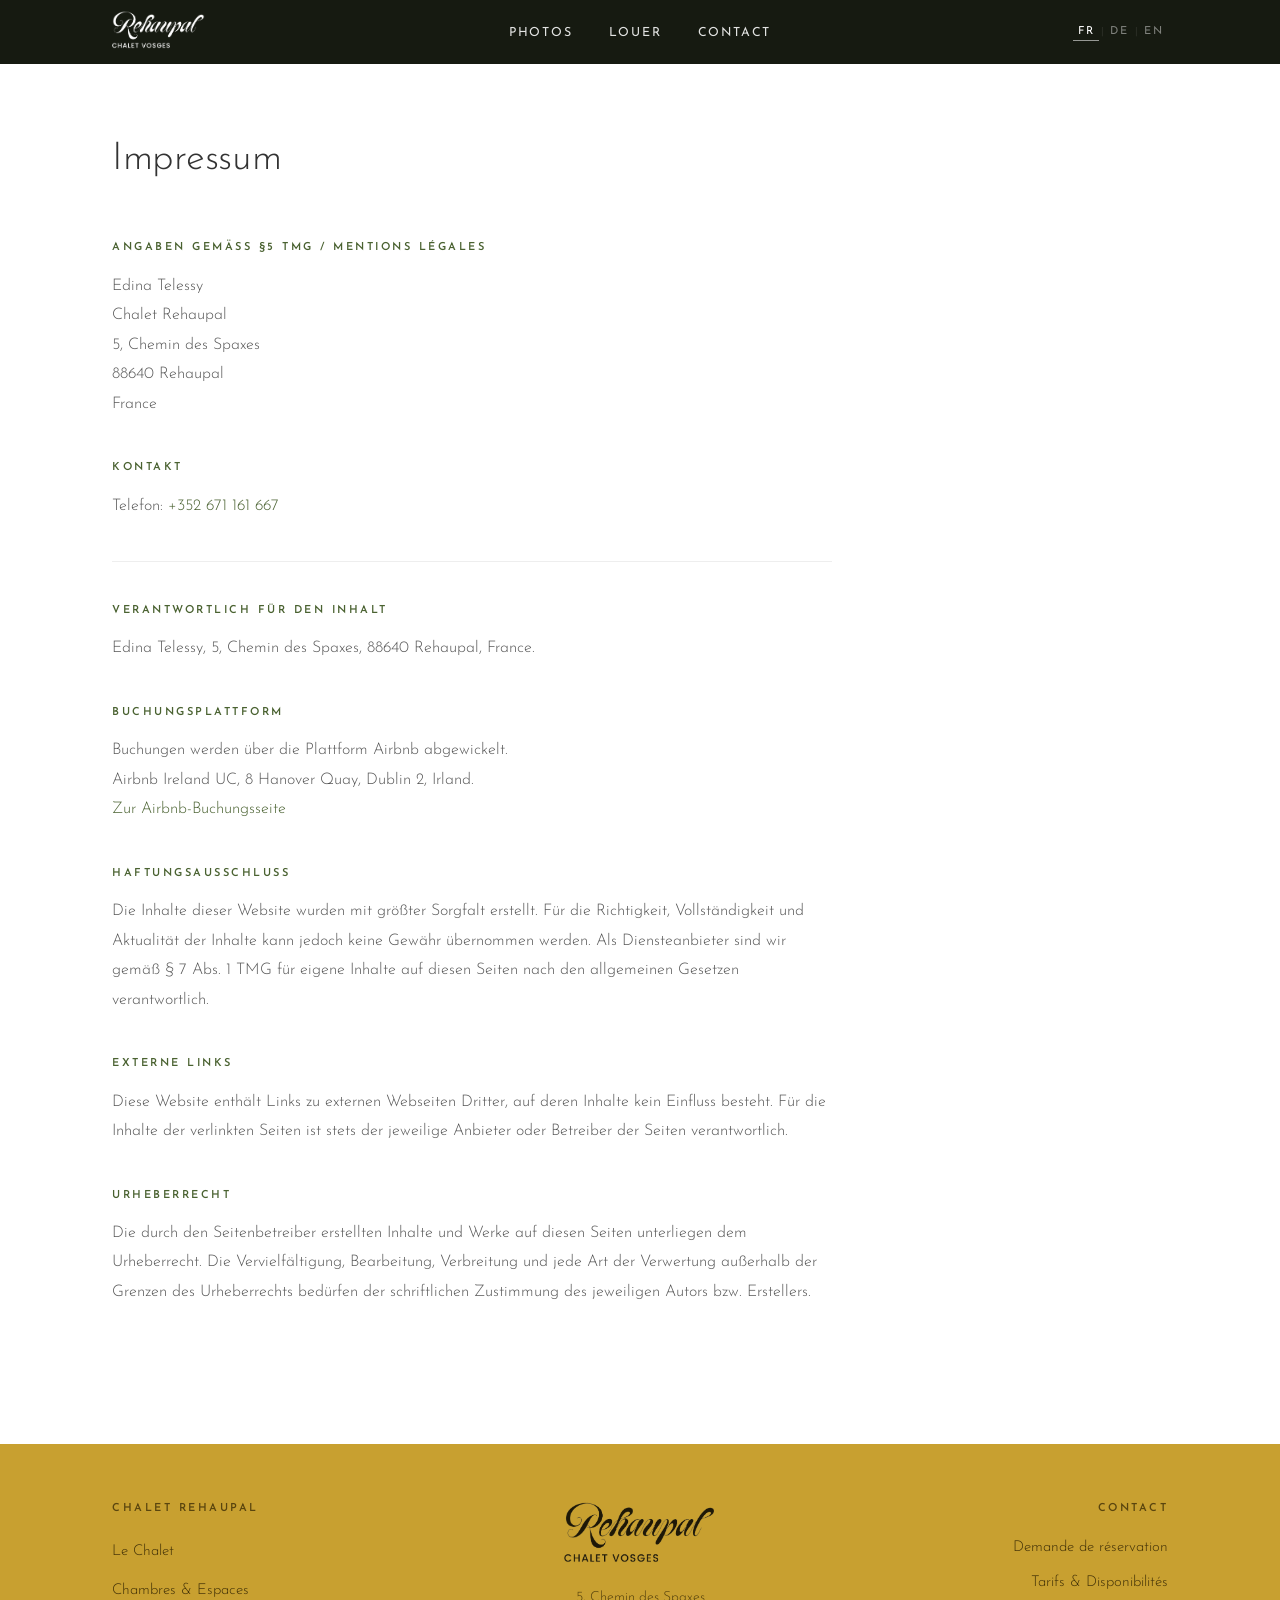
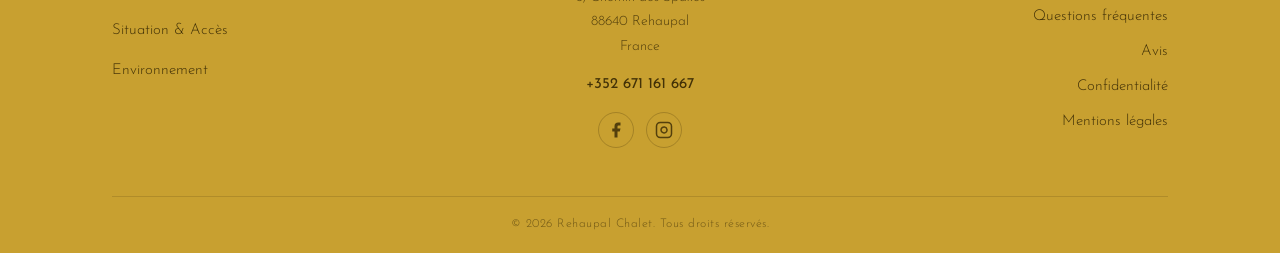
<file: impressum.html>
<!DOCTYPE html>
<html lang="fr">
<head>
  <meta charset="UTF-8">
  <link rel="icon" type="image/png" href="favicon.png">
  <meta name="viewport" content="width=device-width, initial-scale=1.0">
  <title>Mentions légales – Chalet Rehaupal</title>
  <link rel="canonical" href="https://www.vosges-chalet.fr/impressum.html">
  <link rel="alternate" hreflang="fr" href="https://www.vosges-chalet.fr/impressum.html">
  <link rel="alternate" hreflang="de" href="https://www.vosges-chalet.fr/impressum.html">
  <link rel="alternate" hreflang="en" href="https://www.vosges-chalet.fr/impressum.html">
  <link rel="alternate" hreflang="x-default" href="https://www.vosges-chalet.fr/impressum.html">
  <meta property="og:title" content="Mentions légales – Chalet Rehaupal">
  <meta property="og:description" content="Mentions légales du site vosges-chalet.fr – Chalet Rehaupal, 5 Chemin des Spaxes, 88640 Rehaupal, France.">
  <meta property="og:image" content="https://www.vosges-chalet.fr/hero.webp">
  <meta property="og:url" content="https://www.vosges-chalet.fr/impressum.html">
  <meta property="og:type" content="website">
  <meta property="og:locale" content="fr_FR">
  <meta name="twitter:card" content="summary_large_image">
  <meta name="description" content="Mentions légales du site vosges-chalet.fr – Chalet Rehaupal, 5 Chemin des Spaxes, 88640 Rehaupal, France.">
  <link rel="preconnect" href="https://fonts.googleapis.com">
  <link rel="preconnect" href="https://fonts.gstatic.com" crossorigin>
  <link href="https://fonts.googleapis.com/css2?family=Josefin+Sans:ital,wght@0,300;0,400;0,600;1,300;1,400&family=Sacramento&display=swap" rel="stylesheet">
  <link rel="stylesheet" href="styles.css">
  <style>
    .site-header { height: var(--header-h) !important; background: var(--header-bg) !important; }
    .main-nav, .header-right { opacity: 1 !important; }

    .legal-page {
      padding-top: calc(var(--header-h) + 64px);
      padding-bottom: 96px;
      max-width: 720px;
    }

    .legal-heading {
      font-size: clamp(28px, 3vw, 42px);
      font-weight: 300;
      color: var(--text-dark);
      margin-bottom: 48px;
      letter-spacing: -0.3px;
    }

    .legal-section {
      margin-bottom: 40px;
    }

    .legal-section h2 {
      font-size: 11px;
      font-weight: 600;
      letter-spacing: 2.5px;
      text-transform: uppercase;
      color: var(--olive-primary);
      margin-bottom: 14px;
    }

    .legal-section p,
    .legal-section address {
      font-size: 16px;
      line-height: 1.85;
      color: var(--text-medium);
      font-weight: 300;
      font-style: normal;
    }

    .legal-section a { color: var(--olive-primary); }
    .legal-section a:hover { opacity: 0.75; }

    hr.legal-divider {
      border: none;
      border-top: 1px solid #eee;
      margin: 40px 0;
    }

    @media (max-width: 768px) {
      .legal-page { padding-top: calc(var(--header-h) + 40px); }
    }
  </style>
</head>
<body>

  <header class="site-header scrolled" id="site-header">
    <div class="header-inner">
      <a href="index.html" class="logo">
        <img src="Rehaupal_Text_US.gif" alt="Rehaupal – Chalet Vosges" class="logo-img">
      </a>
      <nav class="main-nav" id="main-nav">
        <ul>
          <li><a href="fotos.html" data-i18n="nav.photos">Fotos</a></li>
          <li><a href="https://www.airbnb.de/rooms/53041871" target="_blank" rel="noopener" data-i18n="nav.rent">Mieten</a></li>
          <li><a href="lage.html" data-i18n="nav.contact">Kontakt</a></li>
        </ul>
        <div class="lang-switcher lang-switcher--mobile">
          <button class="lang-btn active" data-lang="fr">FR</button><span class="lang-sep">|</span>
          <button class="lang-btn" data-lang="de">DE</button><span class="lang-sep">|</span>
          <button class="lang-btn" data-lang="en">EN</button>
        </div>
      </nav>
      <div class="header-right">
        <div class="lang-switcher">
          <button class="lang-btn active" data-lang="fr">FR</button><span class="lang-sep">|</span>
          <button class="lang-btn" data-lang="de">DE</button><span class="lang-sep">|</span>
          <button class="lang-btn" data-lang="en">EN</button>
        </div>
        <button class="mobile-toggle" id="mobile-toggle" aria-label="Menü öffnen" aria-expanded="false">
          <span></span><span></span><span></span>
        </button>
      </div>
    </div>
  </header>

  <main>
    <div class="container">
      <div class="legal-page">
        <h1 class="legal-heading">Impressum</h1>

        <div class="legal-section">
          <h2>Angaben gemäß §5 TMG / Mentions légales</h2>
          <address>
            Edina Telessy<br>
            Chalet Rehaupal<br>
            5, Chemin des Spaxes<br>
            88640 Rehaupal<br>
            France
          </address>
        </div>

        <div class="legal-section">
          <h2>Kontakt</h2>
          <p>Telefon: <a href="tel:+352671161667">+352 671 161 667</a></p>
        </div>

        <hr class="legal-divider">

        <div class="legal-section">
          <h2>Verantwortlich für den Inhalt</h2>
          <p>Edina Telessy, 5, Chemin des Spaxes, 88640 Rehaupal, France.</p>
        </div>

        <div class="legal-section">
          <h2>Buchungsplattform</h2>
          <p>
            Buchungen werden über die Plattform Airbnb abgewickelt.<br>
            Airbnb Ireland UC, 8 Hanover Quay, Dublin 2, Irland.<br>
            <a href="https://www.airbnb.de/rooms/53041871" target="_blank" rel="noopener">Zur Airbnb-Buchungsseite</a>
          </p>
        </div>

        <div class="legal-section">
          <h2>Haftungsausschluss</h2>
          <p>Die Inhalte dieser Website wurden mit größter Sorgfalt erstellt. Für die Richtigkeit, Vollständigkeit und Aktualität der Inhalte kann jedoch keine Gewähr übernommen werden. Als Diensteanbieter sind wir gemäß § 7 Abs. 1 TMG für eigene Inhalte auf diesen Seiten nach den allgemeinen Gesetzen verantwortlich.</p>
        </div>

        <div class="legal-section">
          <h2>Externe Links</h2>
          <p>Diese Website enthält Links zu externen Webseiten Dritter, auf deren Inhalte kein Einfluss besteht. Für die Inhalte der verlinkten Seiten ist stets der jeweilige Anbieter oder Betreiber der Seiten verantwortlich.</p>
        </div>

        <div class="legal-section">
          <h2>Urheberrecht</h2>
          <p>Die durch den Seitenbetreiber erstellten Inhalte und Werke auf diesen Seiten unterliegen dem Urheberrecht. Die Vervielfältigung, Bearbeitung, Verbreitung und jede Art der Verwertung außerhalb der Grenzen des Urheberrechts bedürfen der schriftlichen Zustimmung des jeweiligen Autors bzw. Erstellers.</p>
        </div>
      </div>
    </div>
  </main>

  <footer class="site-footer">
    <div class="container">
      <div class="footer-grid">
        <div class="footer-col">
          <h4 class="footer-heading" data-i18n="footer.left.heading">Chalet Rehaupal</h4>
          <ul class="footer-links">
            <li><a href="chalet.html" data-i18n="footer.link.chalet">Das Chalet</a></li>
            <li><a href="zimmer.html" data-i18n="footer.link.rooms">Zimmer &amp; Räume</a></li>
            <li><a href="lage.html" data-i18n="footer.link.location">Lage &amp; Anreise</a></li>
            <li><a href="umgebung.html" data-i18n="footer.link.surroundings">Umgebung</a></li>
          </ul>
        </div>
        <div class="footer-col footer-col--center">
          <a href="index.html" class="footer-logo">
            <img src="Rehaupal_Text_US.gif" alt="Rehaupal – Chalet Vosges" class="footer-logo-img">
          </a>
          <address class="footer-address">5, Chemin des Spaxes<br>88640 Rehaupal<br>France</address>
          <a href="tel:+352671161667" class="footer-phone" id="footer-phone">+352 671 161 667</a>
          <div class="footer-socials">
            <a href="#" aria-label="Facebook" class="social-icon"><svg width="18" height="18" viewBox="0 0 24 24" fill="currentColor"><path d="M18 2h-3a5 5 0 0 0-5 5v3H7v4h3v8h4v-8h3l1-4h-4V7a1 1 0 0 1 1-1h3z"/></svg></a>
            <a href="#" aria-label="Instagram" class="social-icon"><svg width="18" height="18" viewBox="0 0 24 24" fill="none" stroke="currentColor" stroke-width="2"><rect x="2" y="2" width="20" height="20" rx="5" ry="5"/><path d="M16 11.37A4 4 0 1 1 12.63 8 4 4 0 0 1 16 11.37z"/><line x1="17.5" y1="6.5" x2="17.51" y2="6.5"/></svg></a>
          </div>
        </div>
        <div class="footer-col footer-col--right">
          <h4 class="footer-heading" data-i18n="footer.right.heading">Kontakt</h4>
          <ul class="footer-links">
            <li><a href="buchung.html" data-i18n="footer.link.booking">Buchungsanfrage</a></li>
            <li><a href="https://www.airbnb.de/rooms/53041871" target="_blank" rel="noopener" data-i18n="footer.link.prices">Preise &amp; Verfügbarkeit</a></li>
            <li><a href="faq.html" data-i18n="footer.link.faq">Häufige Fragen</a></li>
            <li><a href="https://www.airbnb.de/rooms/53041871/reviews?source_impression_id=p3_1777011205_P3ysyQuL38VCmX84" target="_blank" rel="noopener" data-i18n="footer.link.reviews">Bewertungen</a></li>
            <li><a href="datenschutz.html" data-i18n="footer.link.privacy">Datenschutz</a></li>
            <li><a href="impressum.html" data-i18n="footer.link.imprint">Impressum</a></li>
          </ul>
        </div>
      </div>
      <div class="footer-bottom">
        <p data-i18n="footer.copyright">&copy; 2026 Rehaupal Chalet. Alle Rechte vorbehalten.</p>
      </div>
    </div>
  </footer>

  <script>
    document.getElementById('mobile-toggle').addEventListener('click', function() {
      const exp = this.getAttribute('aria-expanded') === 'true';
      this.setAttribute('aria-expanded', String(!exp));
      this.classList.toggle('is-active');
      document.getElementById('main-nav').classList.toggle('is-open');
    });
    window.addEventListener('scroll', () => {
      document.getElementById('site-header').classList.toggle('scrolled', window.scrollY > 10);
    }, { passive: true });
    const t = { de: { 'nav.photos':'Fotos','nav.rent':'Mieten','nav.contact':'Kontakt','footer.left.heading':'Chalet Rehaupal','footer.link.chalet':'Das Chalet','footer.link.rooms':'Zimmer & Räume','footer.link.location':'Lage & Anreise','footer.link.surroundings':'Umgebung','footer.right.heading':'Kontakt','footer.link.booking':'Buchungsanfrage','footer.link.prices':'Preise & Verfügbarkeit','footer.link.faq':'Häufige Fragen','footer.link.reviews':'Bewertungen','footer.link.privacy':'Datenschutz','footer.link.imprint':'Impressum','footer.copyright':'© 2026 Rehaupal Chalet. Alle Rechte vorbehalten.' }, en: { 'nav.photos':'Photos','nav.rent':'Rent','nav.contact':'Contact','footer.left.heading':'Chalet Rehaupal','footer.link.chalet':'The Chalet','footer.link.rooms':'Rooms & Spaces','footer.link.location':'Location & Directions','footer.link.surroundings':'Surroundings','footer.right.heading':'Contact','footer.link.booking':'Booking inquiry','footer.link.prices':'Prices & Availability','footer.link.faq':'FAQ','footer.link.reviews':'Reviews','footer.link.privacy':'Privacy Policy','footer.link.imprint':'Legal notice','footer.copyright':'© 2026 Rehaupal Chalet. All rights reserved.' }, fr: { 'nav.photos':'Photos','nav.rent':'Louer','nav.contact':'Contact','footer.left.heading':'Chalet Rehaupal','footer.link.chalet':'Le Chalet','footer.link.rooms':'Chambres & Espaces','footer.link.location':'Situation & Accès','footer.link.surroundings':'Environnement','footer.right.heading':'Contact','footer.link.booking':'Demande de réservation','footer.link.prices':'Tarifs & Disponibilités','footer.link.faq':'Questions fréquentes','footer.link.reviews':'Avis','footer.link.privacy':'Confidentialité','footer.link.imprint':'Mentions légales','footer.copyright':'© 2026 Rehaupal Chalet. Tous droits réservés.' } };
    function setLang(l) { localStorage.setItem('rehaupal-lang',l); document.documentElement.lang=l; document.querySelectorAll('.lang-btn').forEach(b=>b.classList.toggle('active',b.dataset.lang===l)); document.querySelectorAll('[data-i18n]').forEach(el=>{if(t[l][el.dataset.i18n])el.textContent=t[l][el.dataset.i18n];}); }
    document.querySelectorAll('.lang-btn').forEach(b=>b.addEventListener('click',()=>setLang(b.dataset.lang)));
    setLang(localStorage.getItem('rehaupal-lang')||'fr');
  </script>
</body>
</html>
</file>
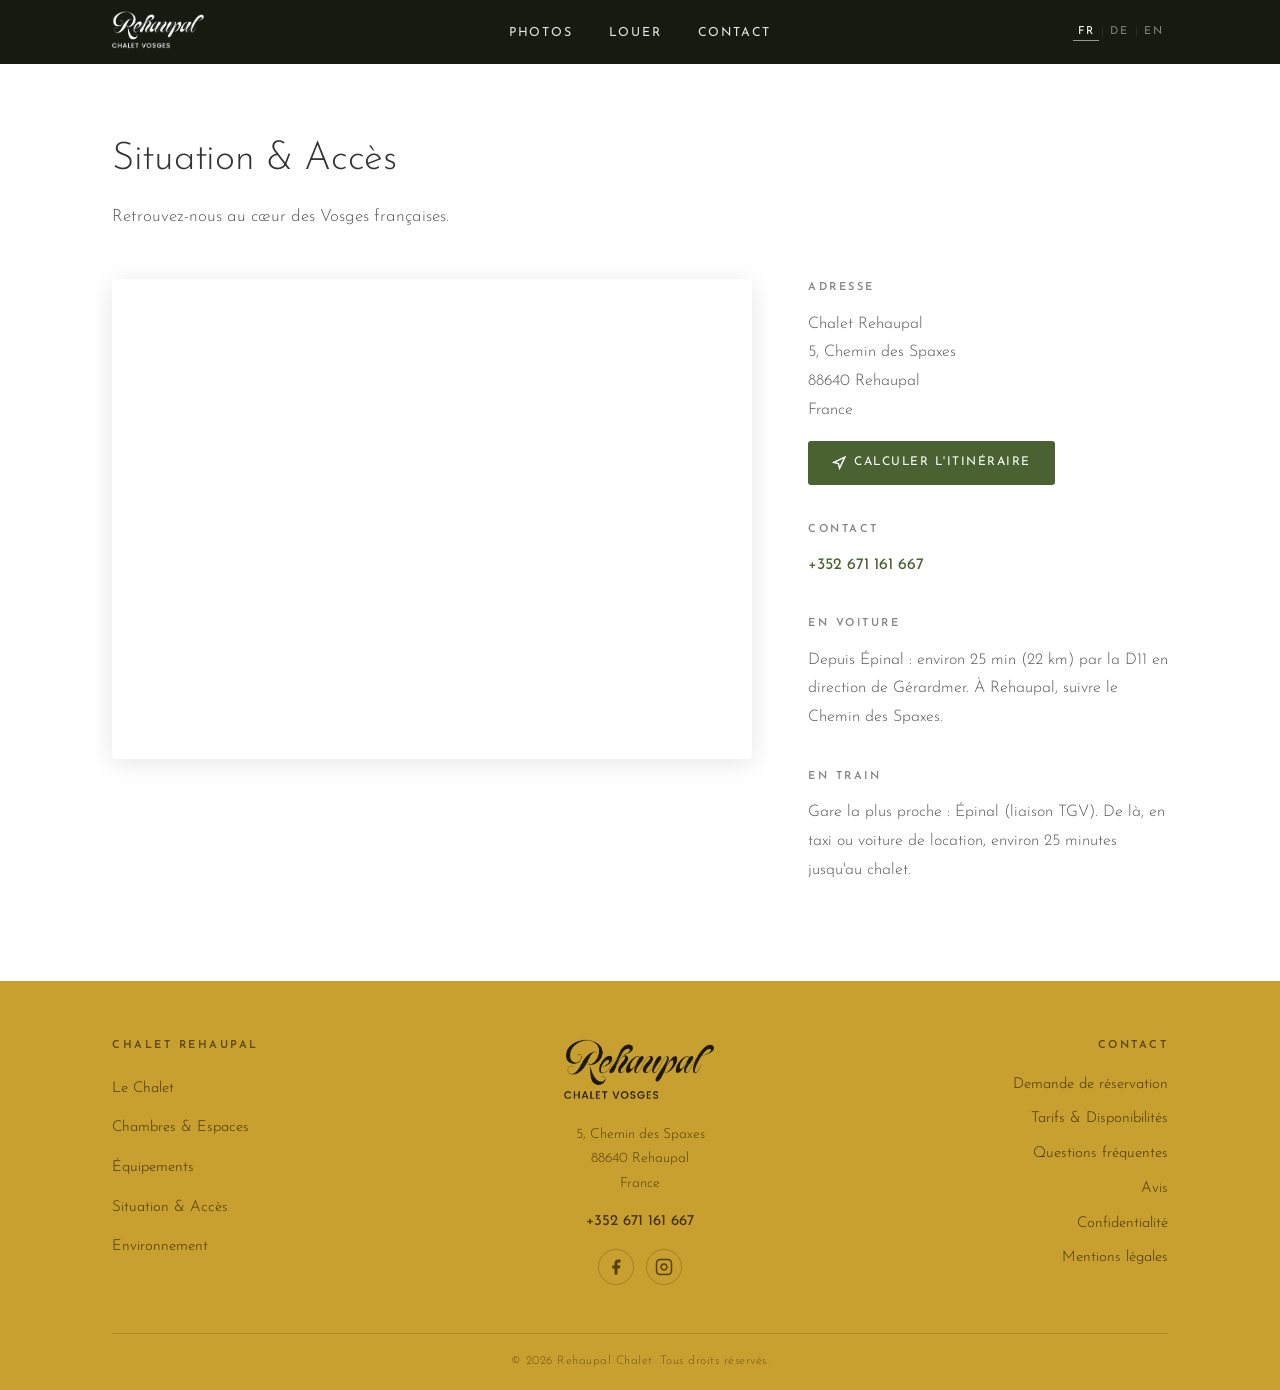
<file: lage.html>
<!DOCTYPE html>
<html lang="fr">
<head>
  <meta charset="UTF-8">
  <link rel="icon" type="image/png" href="favicon.png">
  <meta name="viewport" content="width=device-width, initial-scale=1.0">
  <title>Situation & Accès – Chalet dans les Vosges françaises</title>
  <link rel="canonical" href="https://www.vosges-chalet.fr/lage.html">
  <link rel="alternate" hreflang="fr" href="https://www.vosges-chalet.fr/lage.html">
  <link rel="alternate" hreflang="de" href="https://www.vosges-chalet.fr/lage.html">
  <link rel="alternate" hreflang="en" href="https://www.vosges-chalet.fr/lage.html">
  <link rel="alternate" hreflang="x-default" href="https://www.vosges-chalet.fr/lage.html">
  <meta property="og:title" content="Situation & Accès – Chalet dans les Vosges françaises">
  <meta property="og:description" content="Le Chalet Rehaupal est situé à Rehaupal (88640 Vosges), à 25 min d'Épinal et 20 min de Gérardmer. Itinéraire en voiture et en train.">
  <meta property="og:image" content="https://www.vosges-chalet.fr/hero.webp">
  <meta property="og:url" content="https://www.vosges-chalet.fr/lage.html">
  <meta property="og:type" content="website">
  <meta property="og:locale" content="fr_FR">
  <meta name="twitter:card" content="summary_large_image">
  <meta name="description" content="Le Chalet Rehaupal est situé à Rehaupal (88640 Vosges), à 25 min d'Épinal et 20 min de Gérardmer. Itinéraire en voiture et en train.">
  <link rel="preconnect" href="https://fonts.googleapis.com">
  <link rel="preconnect" href="https://fonts.gstatic.com" crossorigin>
  <link href="https://fonts.googleapis.com/css2?family=Josefin+Sans:ital,wght@0,300;0,400;0,600;1,300;1,400&family=Sacramento&display=swap" rel="stylesheet">
  <link rel="stylesheet" href="styles.css">
  <style>
    .site-header {
      height: var(--header-h) !important;
      background: var(--header-bg) !important;
    }
    .main-nav, .header-right { opacity: 1 !important; }
    .nav-active {
      color: var(--white) !important;
      border-bottom-color: rgba(255,255,255,0.55) !important;
    }

    .lage-page {
      padding-top: calc(var(--header-h) + 64px);
      padding-bottom: 96px;
    }

    .lage-heading {
      font-size: clamp(28px, 3vw, 42px);
      font-weight: 300;
      color: var(--text-dark);
      margin-bottom: 12px;
      letter-spacing: -0.3px;
    }

    .lage-subheading {
      font-size: 17px;
      color: var(--text-medium);
      margin-bottom: 48px;
      font-weight: 300;
    }

    .lage-grid {
      display: grid;
      grid-template-columns: 1fr 360px;
      gap: 56px;
      align-items: start;
    }

    /* Map */
    .map-wrap {
      border-radius: 4px;
      overflow: hidden;
      box-shadow: 0 4px 24px rgba(0,0,0,0.10);
      aspect-ratio: 4 / 3;
    }

    .map-wrap iframe {
      width: 100%;
      height: 100%;
      border: 0;
      display: block;
    }

    /* Info panel */
    .lage-info {
      display: flex;
      flex-direction: column;
      gap: 36px;
    }

    .info-block h3 {
      font-size: 11px;
      font-weight: 600;
      letter-spacing: 2.5px;
      text-transform: uppercase;
      color: var(--text-dark);
      opacity: 0.6;
      margin-bottom: 12px;
    }

    .info-block p,
    .info-block address {
      font-size: 16px;
      line-height: 1.8;
      color: var(--text-medium);
      font-style: normal;
      font-weight: 300;
    }

    .info-block a {
      color: var(--olive-primary);
      font-weight: 400;
    }

    .info-block a:hover { opacity: 0.75; }

    .info-block .directions-btn {
      display: inline-flex;
      align-items: center;
      gap: 8px;
      margin-top: 16px;
      padding: 12px 24px;
      background-color: var(--olive-primary);
      color: var(--white);
      font-family: 'Josefin Sans', sans-serif;
      font-size: 12px;
      font-weight: 400;
      letter-spacing: 1.5px;
      text-transform: uppercase;
      border-radius: 3px;
      transition: background-color var(--transition);
    }

    .info-block .directions-btn:hover {
      opacity: 1;
      background-color: var(--olive-hover);
    }

    @media (max-width: 768px) {
      .lage-grid {
        grid-template-columns: 1fr;
        gap: 36px;
      }
      .map-wrap { aspect-ratio: 1 / 1; }
      .lage-page { padding-top: calc(var(--header-h) + 40px); }
    }
  </style>
</head>
<body>

  <!-- ===================== HEADER ===================== -->
  <header class="site-header scrolled" id="site-header">
    <div class="header-inner">
      <a href="index.html" class="logo">
        <img src="Rehaupal_Text_US.gif" alt="Rehaupal – Chalet Vosges" class="logo-img">
      </a>

      <nav class="main-nav" id="main-nav">
        <ul>
          <li><a href="fotos.html" data-i18n="nav.photos">Fotos</a></li>
          <li><a href="https://www.airbnb.de/rooms/53041871" target="_blank" rel="noopener" data-i18n="nav.rent">Mieten</a></li>
          <li><a href="lage.html" data-i18n="nav.contact">Kontakt</a></li>
        </ul>
        <div class="lang-switcher lang-switcher--mobile">
          <button class="lang-btn active" data-lang="fr">FR</button>
          <span class="lang-sep">|</span>
          <button class="lang-btn" data-lang="de">DE</button>
          <span class="lang-sep">|</span>
          <button class="lang-btn" data-lang="en">EN</button>
        </div>
      </nav>

      <div class="header-right">
        <div class="lang-switcher">
          <button class="lang-btn active" data-lang="fr">FR</button>
          <span class="lang-sep">|</span>
          <button class="lang-btn" data-lang="de">DE</button>
          <span class="lang-sep">|</span>
          <button class="lang-btn" data-lang="en">EN</button>
        </div>
        <button class="mobile-toggle" id="mobile-toggle" aria-label="Menü öffnen" aria-expanded="false">
          <span></span>
          <span></span>
          <span></span>
        </button>
      </div>
    </div>
  </header>

  <!-- ===================== CONTENT ===================== -->
  <main class="lage-page">
    <div class="container">

      <h1 class="lage-heading" data-i18n="lage.heading">Lage &amp; Anreise</h1>
      <p class="lage-subheading" data-i18n="lage.sub">Finden Sie uns mitten in den französischen Vogesen.</p>

      <div class="lage-grid">

        <!-- Map -->
        <div class="map-wrap">
          <iframe
            src="https://www.google.com/maps?q=5+Chemin+des+Spaxes,+88640+Rehaupal,+France&output=embed&z=15"
            allowfullscreen
            loading="lazy"
            referrerpolicy="no-referrer-when-downgrade"
            title="Standort Chalet Rehaupal">
          </iframe>
        </div>

        <!-- Info panel -->
        <div class="lage-info">

          <div class="info-block">
            <h3 data-i18n="lage.address.label">Adresse</h3>
            <address>
              Chalet Rehaupal<br>
              5, Chemin des Spaxes<br>
              88640 Rehaupal<br>
              France
            </address>
            <a
              href="https://www.google.com/maps/dir/?api=1&destination=5+Chem.+des+Spaxes+Rehaupal"
              target="_blank"
              rel="noopener"
              class="directions-btn">
              <svg width="14" height="14" viewBox="0 0 24 24" fill="none" stroke="currentColor" stroke-width="2.5" aria-hidden="true">
                <polygon points="3 11 22 2 13 21 11 13 3 11"/>
              </svg>
              <span data-i18n="lage.directions">Route berechnen</span>
            </a>
          </div>

          <div class="info-block">
            <h3 data-i18n="lage.contact.label">Kontakt</h3>
            <p>
              <a href="tel:+352671161667">+352 671 161 667</a>
            </p>
          </div>

          <div class="info-block">
            <h3 data-i18n="lage.car.label">Mit dem Auto</h3>
            <p data-i18n="lage.car.text">Von Épinal: ca. 25 Min. (22 km) über die D11 Richtung Gérardmer. In Rehaupal dem Chemin des Spaxes folgen.</p>
          </div>

          <div class="info-block">
            <h3 data-i18n="lage.train.label">Mit dem Zug</h3>
            <p data-i18n="lage.train.text">Nächster Bahnhof: Épinal (TGV-Anbindung). Von dort mit dem Taxi oder Mietwagen ca. 25 Minuten bis zum Chalet.</p>
          </div>

        </div>
      </div>
    </div>
  </main>

  <!-- ===================== FOOTER ===================== -->
  <footer class="site-footer">
    <div class="container">
      <div class="footer-grid">

        <div class="footer-col">
          <h4 class="footer-heading" data-i18n="footer.left.heading">Chalet Rehaupal</h4>
          <ul class="footer-links">
            <li><a href="chalet.html" data-i18n="footer.link.chalet">Das Chalet</a></li>
            <li><a href="zimmer.html" data-i18n="footer.link.rooms">Zimmer &amp; Räume</a></li>
            <li><a href="ausstattung.html" data-i18n="footer.link.amenities">Ausstattung</a></li>
            <li><a href="lage.html" data-i18n="footer.link.location">Lage &amp; Anreise</a></li>
            <li><a href="umgebung.html" data-i18n="footer.link.surroundings">Umgebung</a></li>
          </ul>
        </div>

        <div class="footer-col footer-col--center">
          <a href="index.html" class="footer-logo" aria-label="Chalet Rehaupal Startseite">
            <img src="Rehaupal_Text_US.gif" alt="Rehaupal – Chalet Vosges" class="footer-logo-img">
          </a>
          <address class="footer-address">
            5, Chemin des Spaxes<br>
            88640 Rehaupal<br>
            France
          </address>
          <a href="tel:+352671161667" class="footer-phone" id="footer-phone">+352 671 161 667</a>
          <div class="footer-socials">
            <a href="#" aria-label="Facebook" class="social-icon">
              <svg width="18" height="18" viewBox="0 0 24 24" fill="currentColor" aria-hidden="true">
                <path d="M18 2h-3a5 5 0 0 0-5 5v3H7v4h3v8h4v-8h3l1-4h-4V7a1 1 0 0 1 1-1h3z"/>
              </svg>
            </a>
            <a href="#" aria-label="Instagram" class="social-icon">
              <svg width="18" height="18" viewBox="0 0 24 24" fill="none" stroke="currentColor" stroke-width="2" aria-hidden="true">
                <rect x="2" y="2" width="20" height="20" rx="5" ry="5"/>
                <path d="M16 11.37A4 4 0 1 1 12.63 8 4 4 0 0 1 16 11.37z"/>
                <line x1="17.5" y1="6.5" x2="17.51" y2="6.5"/>
              </svg>
            </a>
          </div>
        </div>

        <div class="footer-col footer-col--right">
          <h4 class="footer-heading" data-i18n="footer.right.heading">Kontakt</h4>
          <ul class="footer-links">
            <li><a href="buchung.html" data-i18n="footer.link.booking">Buchungsanfrage</a></li>
            <li><a href="https://www.airbnb.de/rooms/53041871" target="_blank" rel="noopener" data-i18n="footer.link.prices">Preise &amp; Verfügbarkeit</a></li>
            <li><a href="faq.html" data-i18n="footer.link.faq">Häufige Fragen</a></li>
            <li><a href="https://www.airbnb.de/rooms/53041871/reviews?source_impression_id=p3_1777011205_P3ysyQuL38VCmX84" target="_blank" rel="noopener" data-i18n="footer.link.reviews">Bewertungen</a></li>
            <li><a href="datenschutz.html" data-i18n="footer.link.privacy">Datenschutz</a></li>
            <li><a href="impressum.html" data-i18n="footer.link.imprint">Impressum</a></li>
          </ul>
        </div>

      </div>

      <div class="footer-bottom">
        <p data-i18n="footer.copyright">&copy; 2026 Rehaupal Chalet. Alle Rechte vorbehalten.</p>
      </div>
    </div>
  </footer>

  <script>
    /* ===================== MOBILE MENU ===================== */
    const toggle = document.getElementById('mobile-toggle');
    const nav    = document.getElementById('main-nav');
    toggle.addEventListener('click', () => {
      const expanded = toggle.getAttribute('aria-expanded') === 'true';
      toggle.setAttribute('aria-expanded', String(!expanded));
      toggle.classList.toggle('is-active');
      nav.classList.toggle('is-open');
    });

    /* ===================== HEADER SCROLL ===================== */
    const header = document.getElementById('site-header');
    window.addEventListener('scroll', () => {
      header.classList.toggle('scrolled', window.scrollY > 10);
    }, { passive: true });

    /* ===================== LANGUAGE SWITCHER ===================== */
    // Reset to French if user hasn't explicitly chosen a language yet
    if (!localStorage.getItem('rehaupal-lang-v2')) {
      localStorage.removeItem('rehaupal-lang');
      localStorage.setItem('rehaupal-lang-v2', '1');
    }
    const translations = {
      de: {
        'nav.photos': 'Fotos', 'nav.rent': 'Mieten', 'nav.contact': 'Kontakt',
        'lage.heading': 'Lage & Anreise',
        'lage.sub': 'Finden Sie uns mitten in den französischen Vogesen.',
        'lage.address.label': 'Adresse',
        'lage.directions': 'Route berechnen',
        'lage.contact.label': 'Kontakt',
        'lage.car.label': 'Mit dem Auto',
        'lage.car.text': 'Von Épinal: ca. 25 Min. (22 km) über die D11 Richtung Gérardmer. In Rehaupal dem Chemin des Spaxes folgen.',
        'lage.train.label': 'Mit dem Zug',
        'lage.train.text': 'Nächster Bahnhof: Épinal (TGV-Anbindung). Von dort mit dem Taxi oder Mietwagen ca. 25 Minuten bis zum Chalet.',
        'footer.left.heading': 'Chalet Rehaupal', 'footer.link.chalet': 'Das Chalet',
        'footer.link.rooms': 'Zimmer & Räume', 'footer.link.amenities': 'Ausstattung',
        'footer.link.location': 'Lage & Anreise', 'footer.link.surroundings': 'Umgebung',
        'footer.right.heading': 'Kontakt', 'footer.link.booking': 'Buchungsanfrage',
        'footer.link.prices': 'Preise & Verfügbarkeit', 'footer.link.faq': 'Häufige Fragen',
        'footer.link.reviews': 'Bewertungen',
        'footer.link.privacy': 'Datenschutz', 'footer.link.imprint': 'Impressum',
        'footer.copyright': '© 2026 Rehaupal Chalet. Alle Rechte vorbehalten.',
      },
      en: {
        'nav.photos': 'Photos', 'nav.rent': 'Rent', 'nav.contact': 'Contact',
        'lage.heading': 'Location & Directions',
        'lage.sub': 'Find us in the heart of the French Vosges.',
        'lage.address.label': 'Address',
        'lage.directions': 'Get directions',
        'lage.contact.label': 'Contact',
        'lage.car.label': 'By car',
        'lage.car.text': 'From Épinal: approx. 25 min (22 km) via the D11 towards Gérardmer. Follow Chemin des Spaxes in Rehaupal.',
        'lage.train.label': 'By train',
        'lage.train.text': 'Nearest station: Épinal (TGV connection). From there by taxi or rental car, approx. 25 minutes to the chalet.',
        'footer.left.heading': 'Chalet Rehaupal', 'footer.link.chalet': 'The Chalet',
        'footer.link.rooms': 'Rooms & Spaces', 'footer.link.amenities': 'Amenities',
        'footer.link.location': 'Location & Directions', 'footer.link.surroundings': 'Surroundings',
        'footer.right.heading': 'Contact', 'footer.link.booking': 'Booking inquiry',
        'footer.link.prices': 'Prices & Availability', 'footer.link.faq': 'FAQ',
        'footer.link.reviews': 'Reviews',
        'footer.link.privacy': 'Privacy Policy', 'footer.link.imprint': 'Legal notice',
        'footer.copyright': '© 2026 Rehaupal Chalet. All rights reserved.',
      },
      fr: {
        'nav.photos': 'Photos', 'nav.rent': 'Louer', 'nav.contact': 'Contact',
        'lage.heading': 'Situation & Accès',
        'lage.sub': 'Retrouvez-nous au cœur des Vosges françaises.',
        'lage.address.label': 'Adresse',
        'lage.directions': 'Calculer l\'itinéraire',
        'lage.contact.label': 'Contact',
        'lage.car.label': 'En voiture',
        'lage.car.text': 'Depuis Épinal : environ 25 min (22 km) par la D11 en direction de Gérardmer. À Rehaupal, suivre le Chemin des Spaxes.',
        'lage.train.label': 'En train',
        'lage.train.text': 'Gare la plus proche : Épinal (liaison TGV). De là, en taxi ou voiture de location, environ 25 minutes jusqu\'au chalet.',
        'footer.left.heading': 'Chalet Rehaupal', 'footer.link.chalet': 'Le Chalet',
        'footer.link.rooms': 'Chambres & Espaces', 'footer.link.amenities': 'Équipements',
        'footer.link.location': 'Situation & Accès', 'footer.link.surroundings': 'Environnement',
        'footer.right.heading': 'Contact', 'footer.link.booking': 'Demande de réservation',
        'footer.link.prices': 'Tarifs & Disponibilités', 'footer.link.faq': 'Questions fréquentes',
        'footer.link.reviews': 'Avis',
        'footer.link.privacy': 'Confidentialité', 'footer.link.imprint': 'Mentions légales',
        'footer.copyright': '© 2026 Rehaupal Chalet. Tous droits réservés.',
      }
    };

    function setLanguage(lang) {
      localStorage.setItem('rehaupal-lang', lang);
      document.documentElement.lang = lang;
      document.querySelectorAll('.lang-btn').forEach(b => b.classList.toggle('active', b.dataset.lang === lang));
      const t = translations[lang];
      document.querySelectorAll('[data-i18n]').forEach(el => {
        if (t[el.dataset.i18n]) el.textContent = t[el.dataset.i18n];
      });
    }

    document.querySelectorAll('.lang-btn').forEach(btn => {
      btn.addEventListener('click', () => setLanguage(btn.dataset.lang));
    });

    setLanguage(localStorage.getItem('rehaupal-lang') || 'fr');
  </script>
</body>
</html>
</file>
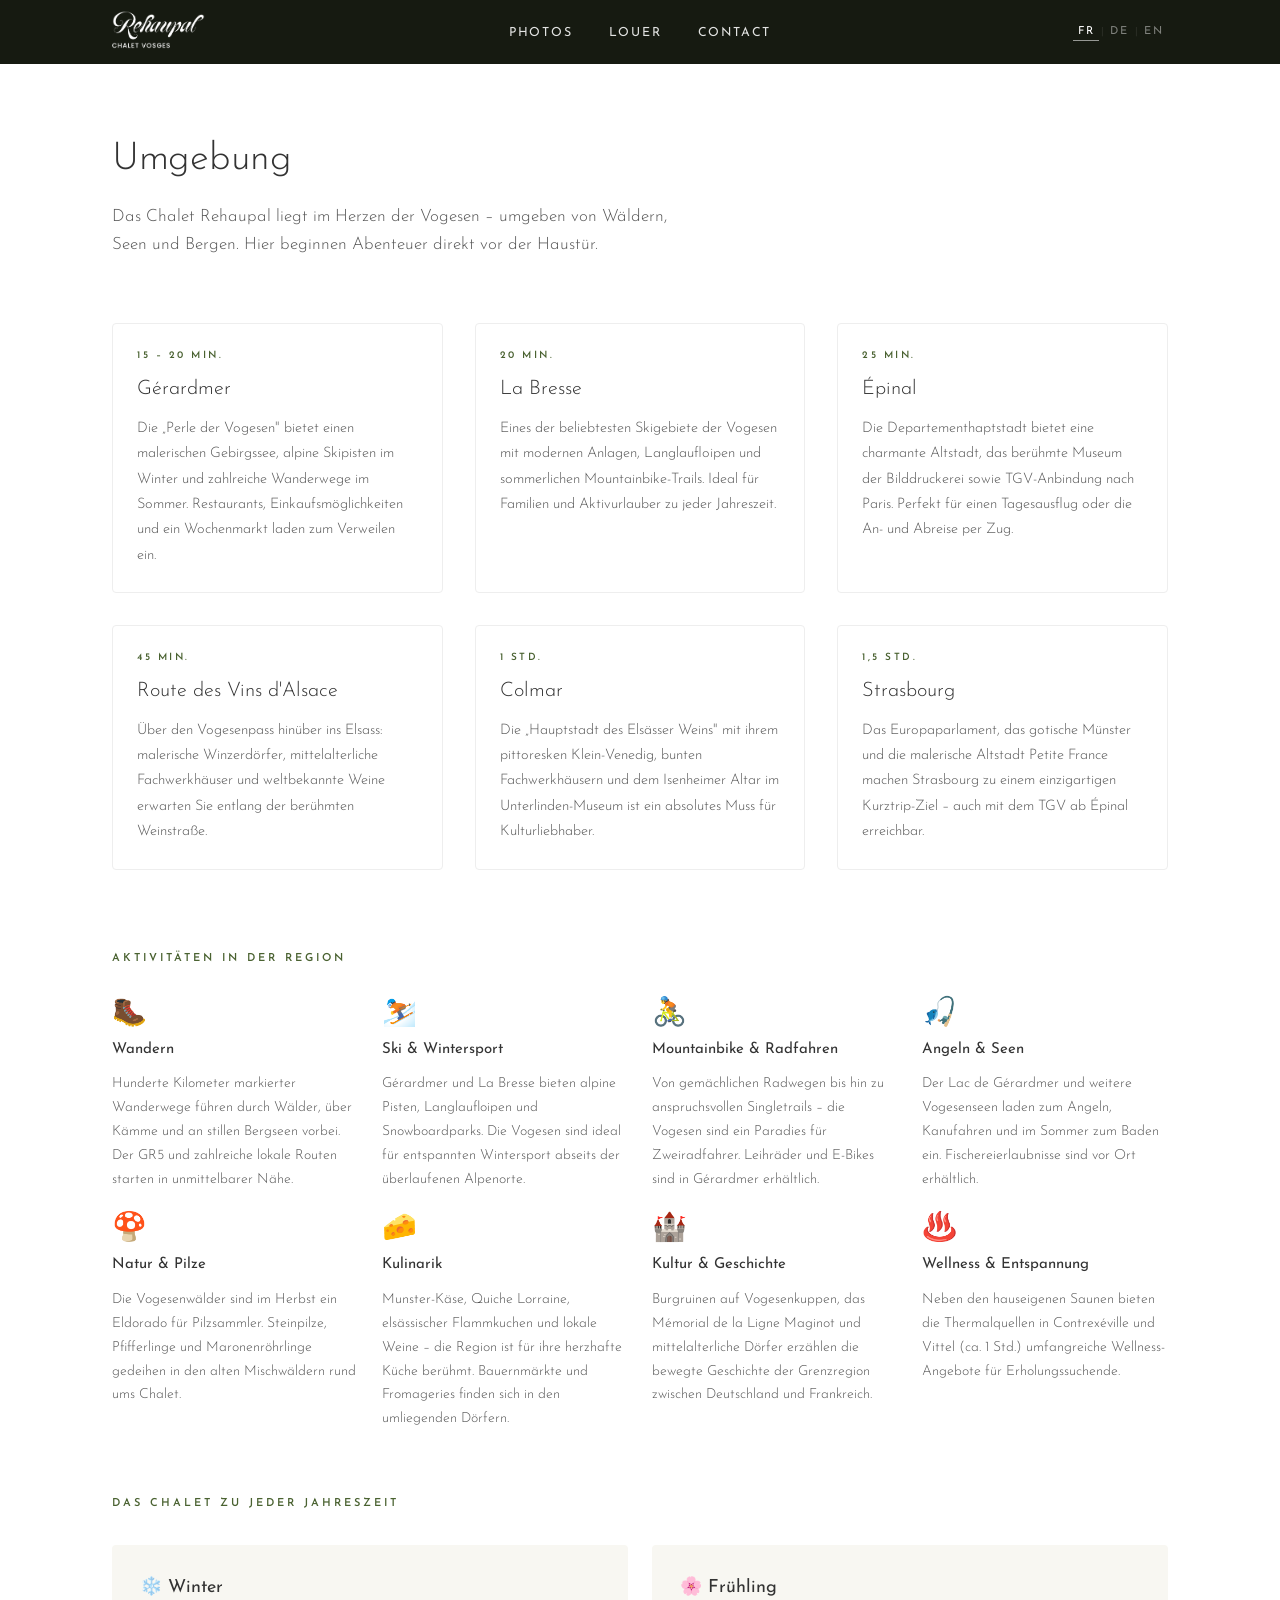
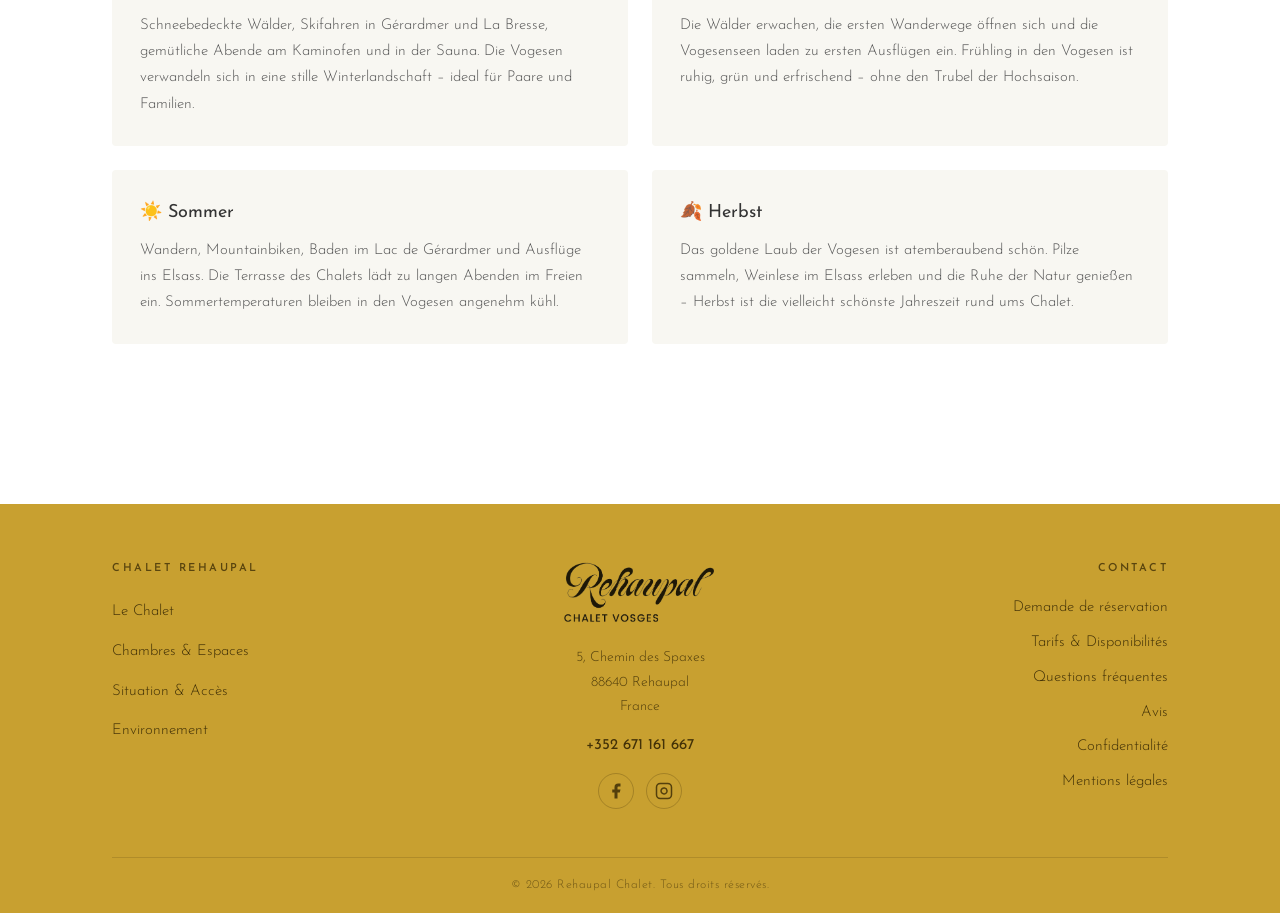
<file: umgebung.html>
<!DOCTYPE html>
<html lang="fr">
<head>
  <meta charset="UTF-8">
  <link rel="icon" type="image/png" href="favicon.png">
  <meta name="viewport" content="width=device-width, initial-scale=1.0">
  <title>Environnement – Vosges autour du Chalet Rehaupal</title>
  <link rel="canonical" href="https://www.vosges-chalet.fr/umgebung.html">
  <link rel="alternate" hreflang="fr" href="https://www.vosges-chalet.fr/umgebung.html">
  <link rel="alternate" hreflang="de" href="https://www.vosges-chalet.fr/umgebung.html">
  <link rel="alternate" hreflang="en" href="https://www.vosges-chalet.fr/umgebung.html">
  <link rel="alternate" hreflang="x-default" href="https://www.vosges-chalet.fr/umgebung.html">
  <meta property="og:title" content="Environnement – Vosges autour du Chalet Rehaupal">
  <meta property="og:description" content="Forêts, lacs, randonnées et stations de ski à proximité du Chalet Rehaupal dans les Vosges. Gérardmer à 20 min, Épinal à 25 min.">
  <meta property="og:image" content="https://www.vosges-chalet.fr/hero.webp">
  <meta property="og:url" content="https://www.vosges-chalet.fr/umgebung.html">
  <meta property="og:type" content="website">
  <meta property="og:locale" content="fr_FR">
  <meta name="twitter:card" content="summary_large_image">
  <meta name="description" content="Forêts, lacs, randonnées et stations de ski à proximité du Chalet Rehaupal dans les Vosges. Gérardmer à 20 min, Épinal à 25 min.">
  <link rel="preconnect" href="https://fonts.googleapis.com">
  <link rel="preconnect" href="https://fonts.gstatic.com" crossorigin>
  <link href="https://fonts.googleapis.com/css2?family=Josefin+Sans:ital,wght@0,300;0,400;0,600;1,300;1,400&family=Sacramento&display=swap" rel="stylesheet">
  <link rel="stylesheet" href="styles.css">
  <style>
    .site-header { height: var(--header-h) !important; background: var(--header-bg) !important; }
    .main-nav, .header-right { opacity: 1 !important; }

    .umgebung-page {
      padding-top: calc(var(--header-h) + 64px);
      padding-bottom: 96px;
    }

    .umgebung-heading {
      font-size: clamp(28px, 3vw, 42px);
      font-weight: 300;
      color: var(--text-dark);
      margin-bottom: 12px;
      letter-spacing: -0.3px;
    }

    .umgebung-sub {
      font-size: 17px;
      color: var(--text-medium);
      font-weight: 300;
      margin-bottom: 64px;
      max-width: 580px;
    }

    /* ── Destination cards ── */
    .destination-grid {
      display: grid;
      grid-template-columns: repeat(3, 1fr);
      gap: 32px;
      margin-bottom: 80px;
    }

    .destination-card {
      border: 1px solid #eee;
      border-radius: 4px;
      overflow: hidden;
      transition: box-shadow var(--transition), transform var(--transition);
    }

    .destination-card:hover {
      box-shadow: 0 6px 24px rgba(0,0,0,0.09);
      transform: translateY(-2px);
    }

    .destination-card-body {
      padding: 24px;
    }

    .destination-distance {
      font-size: 10px;
      font-weight: 600;
      letter-spacing: 2.5px;
      text-transform: uppercase;
      color: var(--olive-primary);
      margin-bottom: 8px;
    }

    .destination-name {
      font-size: 20px;
      font-weight: 300;
      color: var(--text-dark);
      margin-bottom: 10px;
    }

    .destination-desc {
      font-size: 14.5px;
      line-height: 1.75;
      color: var(--text-medium);
      font-weight: 300;
    }

    /* ── Activities section ── */
    .activities-section {
      margin-bottom: 64px;
    }

    .activities-heading {
      font-size: 11px;
      font-weight: 600;
      letter-spacing: 3px;
      text-transform: uppercase;
      color: var(--olive-primary);
      margin-bottom: 32px;
    }

    .activities-grid {
      display: grid;
      grid-template-columns: repeat(4, 1fr);
      gap: 24px;
    }

    .activity-item {
      display: flex;
      flex-direction: column;
      gap: 10px;
    }

    .activity-icon {
      font-size: 28px;
      line-height: 1;
    }

    .activity-title {
      font-size: 15px;
      font-weight: 400;
      color: var(--text-dark);
    }

    .activity-desc {
      font-size: 14px;
      line-height: 1.7;
      color: var(--text-medium);
      font-weight: 300;
    }

    /* ── Seasons ── */
    .seasons-section { margin-bottom: 64px; }

    .seasons-grid {
      display: grid;
      grid-template-columns: repeat(2, 1fr);
      gap: 24px;
    }

    .season-card {
      background: var(--off-white);
      border-radius: 4px;
      padding: 28px;
    }

    .season-name {
      font-size: 18px;
      font-weight: 400;
      color: var(--text-dark);
      margin-bottom: 10px;
    }

    .season-desc {
      font-size: 15px;
      line-height: 1.75;
      color: var(--text-medium);
      font-weight: 300;
    }

    @media (max-width: 992px) {
      .destination-grid { grid-template-columns: repeat(2, 1fr); }
      .activities-grid { grid-template-columns: repeat(2, 1fr); }
    }

    @media (max-width: 640px) {
      .umgebung-page { padding-top: calc(var(--header-h) + 40px); }
      .destination-grid,
      .activities-grid,
      .seasons-grid { grid-template-columns: 1fr; }
    }
  </style>
</head>
<body>

  <header class="site-header scrolled" id="site-header">
    <div class="header-inner">
      <a href="index.html" class="logo">
        <img src="Rehaupal_Text_US.gif" alt="Rehaupal – Chalet Vosges" class="logo-img">
      </a>
      <nav class="main-nav" id="main-nav">
        <ul>
          <li><a href="fotos.html" data-i18n="nav.photos">Fotos</a></li>
          <li><a href="https://www.airbnb.de/rooms/53041871" target="_blank" rel="noopener" data-i18n="nav.rent">Mieten</a></li>
          <li><a href="lage.html" data-i18n="nav.contact">Kontakt</a></li>
        </ul>
        <div class="lang-switcher lang-switcher--mobile">
          <button class="lang-btn active" data-lang="fr">FR</button><span class="lang-sep">|</span>
          <button class="lang-btn" data-lang="de">DE</button><span class="lang-sep">|</span>
          <button class="lang-btn" data-lang="en">EN</button>
        </div>
      </nav>
      <div class="header-right">
        <div class="lang-switcher">
          <button class="lang-btn active" data-lang="fr">FR</button><span class="lang-sep">|</span>
          <button class="lang-btn" data-lang="de">DE</button><span class="lang-sep">|</span>
          <button class="lang-btn" data-lang="en">EN</button>
        </div>
        <button class="mobile-toggle" id="mobile-toggle" aria-label="Menü öffnen" aria-expanded="false">
          <span></span><span></span><span></span>
        </button>
      </div>
    </div>
  </header>

  <main class="umgebung-page">
    <div class="container">

      <h1 class="umgebung-heading" data-i18n="umg.heading">Umgebung</h1>
      <p class="umgebung-sub" data-i18n="umg.sub">Das Chalet Rehaupal liegt im Herzen der Vogesen – umgeben von Wäldern, Seen und Bergen. Hier beginnen Abenteuer direkt vor der Haustür.</p>

      <!-- Destinations -->
      <div class="destination-grid">

        <div class="destination-card">
          <div class="destination-card-body">
            <div class="destination-distance" data-i18n="umg.d1.dist">15 – 20 Min.</div>
            <h2 class="destination-name" data-i18n="umg.d1.name">Gérardmer</h2>
            <p class="destination-desc" data-i18n="umg.d1.desc">Die „Perle der Vogesen" bietet einen malerischen Gebirgssee, alpine Skipisten im Winter und zahlreiche Wanderwege im Sommer. Restaurants, Einkaufsmöglichkeiten und ein Wochenmarkt laden zum Verweilen ein.</p>
          </div>
        </div>

        <div class="destination-card">
          <div class="destination-card-body">
            <div class="destination-distance" data-i18n="umg.d2.dist">20 Min.</div>
            <h2 class="destination-name" data-i18n="umg.d2.name">La Bresse</h2>
            <p class="destination-desc" data-i18n="umg.d2.desc">Eines der beliebtesten Skigebiete der Vogesen mit modernen Anlagen, Langlaufloipen und sommerlichen Mountainbike-Trails. Ideal für Familien und Aktivurlauber zu jeder Jahreszeit.</p>
          </div>
        </div>

        <div class="destination-card">
          <div class="destination-card-body">
            <div class="destination-distance" data-i18n="umg.d3.dist">25 Min.</div>
            <h2 class="destination-name" data-i18n="umg.d3.name">Épinal</h2>
            <p class="destination-desc" data-i18n="umg.d3.desc">Die Departementhaptstadt bietet eine charmante Altstadt, das berühmte Museum der Bilddruckerei sowie TGV-Anbindung nach Paris. Perfekt für einen Tagesausflug oder die An- und Abreise per Zug.</p>
          </div>
        </div>

        <div class="destination-card">
          <div class="destination-card-body">
            <div class="destination-distance" data-i18n="umg.d4.dist">45 Min.</div>
            <h2 class="destination-name" data-i18n="umg.d4.name">Route des Vins d'Alsace</h2>
            <p class="destination-desc" data-i18n="umg.d4.desc">Über den Vogesenpass hinüber ins Elsass: malerische Winzerdörfer, mittelalterliche Fachwerkhäuser und weltbekannte Weine erwarten Sie entlang der berühmten Weinstraße.</p>
          </div>
        </div>

        <div class="destination-card">
          <div class="destination-card-body">
            <div class="destination-distance" data-i18n="umg.d5.dist">1 Std.</div>
            <h2 class="destination-name" data-i18n="umg.d5.name">Colmar</h2>
            <p class="destination-desc" data-i18n="umg.d5.desc">Die „Hauptstadt des Elsässer Weins" mit ihrem pittoresken Klein-Venedig, bunten Fachwerkhäusern und dem Isenheimer Altar im Unterlinden-Museum ist ein absolutes Muss für Kulturliebhaber.</p>
          </div>
        </div>

        <div class="destination-card">
          <div class="destination-card-body">
            <div class="destination-distance" data-i18n="umg.d6.dist">1,5 Std.</div>
            <h2 class="destination-name" data-i18n="umg.d6.name">Strasbourg</h2>
            <p class="destination-desc" data-i18n="umg.d6.desc">Das Europaparlament, das gotische Münster und die malerische Altstadt Petite France machen Strasbourg zu einem einzigartigen Kurztrip-Ziel – auch mit dem TGV ab Épinal erreichbar.</p>
          </div>
        </div>

      </div>

      <!-- Activities -->
      <div class="activities-section">
        <h2 class="activities-heading" data-i18n="umg.act.heading">Aktivitäten in der Region</h2>
        <div class="activities-grid">

          <div class="activity-item">
            <div class="activity-icon">🥾</div>
            <div class="activity-title" data-i18n="umg.act.hike.title">Wandern</div>
            <p class="activity-desc" data-i18n="umg.act.hike.desc">Hunderte Kilometer markierter Wanderwege führen durch Wälder, über Kämme und an stillen Bergseen vorbei. Der GR5 und zahlreiche lokale Routen starten in unmittelbarer Nähe.</p>
          </div>

          <div class="activity-item">
            <div class="activity-icon">⛷️</div>
            <div class="activity-title" data-i18n="umg.act.ski.title">Ski &amp; Wintersport</div>
            <p class="activity-desc" data-i18n="umg.act.ski.desc">Gérardmer und La Bresse bieten alpine Pisten, Langlaufloipen und Snowboardparks. Die Vogesen sind ideal für entspannten Wintersport abseits der überlaufenen Alpenorte.</p>
          </div>

          <div class="activity-item">
            <div class="activity-icon">🚴</div>
            <div class="activity-title" data-i18n="umg.act.bike.title">Mountainbike &amp; Radfahren</div>
            <p class="activity-desc" data-i18n="umg.act.bike.desc">Von gemächlichen Radwegen bis hin zu anspruchsvollen Singletrails – die Vogesen sind ein Paradies für Zweiradfahrer. Leihräder und E-Bikes sind in Gérardmer erhältlich.</p>
          </div>

          <div class="activity-item">
            <div class="activity-icon">🎣</div>
            <div class="activity-title" data-i18n="umg.act.fish.title">Angeln &amp; Seen</div>
            <p class="activity-desc" data-i18n="umg.act.fish.desc">Der Lac de Gérardmer und weitere Vogesenseen laden zum Angeln, Kanufahren und im Sommer zum Baden ein. Fischereierlaubnisse sind vor Ort erhältlich.</p>
          </div>

          <div class="activity-item">
            <div class="activity-icon">🍄</div>
            <div class="activity-title" data-i18n="umg.act.nature.title">Natur &amp; Pilze</div>
            <p class="activity-desc" data-i18n="umg.act.nature.desc">Die Vogesenwälder sind im Herbst ein Eldorado für Pilzsammler. Steinpilze, Pfifferlinge und Maronenröhrlinge gedeihen in den alten Mischwäldern rund ums Chalet.</p>
          </div>

          <div class="activity-item">
            <div class="activity-icon">🧀</div>
            <div class="activity-title" data-i18n="umg.act.food.title">Kulinarik</div>
            <p class="activity-desc" data-i18n="umg.act.food.desc">Munster-Käse, Quiche Lorraine, elsässischer Flammkuchen und lokale Weine – die Region ist für ihre herzhafte Küche berühmt. Bauernmärkte und Fromageries finden sich in den umliegenden Dörfern.</p>
          </div>

          <div class="activity-item">
            <div class="activity-icon">🏰</div>
            <div class="activity-title" data-i18n="umg.act.culture.title">Kultur &amp; Geschichte</div>
            <p class="activity-desc" data-i18n="umg.act.culture.desc">Burgruinen auf Vogesenkuppen, das Mémorial de la Ligne Maginot und mittelalterliche Dörfer erzählen die bewegte Geschichte der Grenzregion zwischen Deutschland und Frankreich.</p>
          </div>

          <div class="activity-item">
            <div class="activity-icon">♨️</div>
            <div class="activity-title" data-i18n="umg.act.spa.title">Wellness &amp; Entspannung</div>
            <p class="activity-desc" data-i18n="umg.act.spa.desc">Neben den hauseigenen Saunen bieten die Thermalquellen in Contrexéville und Vittel (ca. 1 Std.) umfangreiche Wellness-Angebote für Erholungssuchende.</p>
          </div>

        </div>
      </div>

      <!-- Seasons -->
      <div class="seasons-section">
        <h2 class="activities-heading" data-i18n="umg.seasons.heading">Das Chalet zu jeder Jahreszeit</h2>
        <div class="seasons-grid">
          <div class="season-card">
            <div class="season-name" data-i18n="umg.season.winter">❄️ Winter</div>
            <p class="season-desc" data-i18n="umg.season.winter.desc">Schneebedeckte Wälder, Skifahren in Gérardmer und La Bresse, gemütliche Abende am Kaminofen und in der Sauna. Die Vogesen verwandeln sich in eine stille Winterlandschaft – ideal für Paare und Familien.</p>
          </div>
          <div class="season-card">
            <div class="season-name" data-i18n="umg.season.spring">🌸 Frühling</div>
            <p class="season-desc" data-i18n="umg.season.spring.desc">Die Wälder erwachen, die ersten Wanderwege öffnen sich und die Vogesenseen laden zu ersten Ausflügen ein. Frühling in den Vogesen ist ruhig, grün und erfrischend – ohne den Trubel der Hochsaison.</p>
          </div>
          <div class="season-card">
            <div class="season-name" data-i18n="umg.season.summer">☀️ Sommer</div>
            <p class="season-desc" data-i18n="umg.season.summer.desc">Wandern, Mountainbiken, Baden im Lac de Gérardmer und Ausflüge ins Elsass. Die Terrasse des Chalets lädt zu langen Abenden im Freien ein. Sommertemperaturen bleiben in den Vogesen angenehm kühl.</p>
          </div>
          <div class="season-card">
            <div class="season-name" data-i18n="umg.season.autumn">🍂 Herbst</div>
            <p class="season-desc" data-i18n="umg.season.autumn.desc">Das goldene Laub der Vogesen ist atemberaubend schön. Pilze sammeln, Weinlese im Elsass erleben und die Ruhe der Natur genießen – Herbst ist die vielleicht schönste Jahreszeit rund ums Chalet.</p>
          </div>
        </div>
      </div>

    </div>
  </main>

  <footer class="site-footer">
    <div class="container">
      <div class="footer-grid">
        <div class="footer-col">
          <h4 class="footer-heading" data-i18n="footer.left.heading">Chalet Rehaupal</h4>
          <ul class="footer-links">
            <li><a href="chalet.html" data-i18n="footer.link.chalet">Das Chalet</a></li>
            <li><a href="zimmer.html" data-i18n="footer.link.rooms">Zimmer &amp; Räume</a></li>
            <li><a href="lage.html" data-i18n="footer.link.location">Lage &amp; Anreise</a></li>
            <li><a href="umgebung.html" data-i18n="footer.link.surroundings">Umgebung</a></li>
          </ul>
        </div>
        <div class="footer-col footer-col--center">
          <a href="index.html" class="footer-logo">
            <img src="Rehaupal_Text_US.gif" alt="Rehaupal – Chalet Vosges" class="footer-logo-img">
          </a>
          <address class="footer-address">5, Chemin des Spaxes<br>88640 Rehaupal<br>France</address>
          <a href="tel:+352671161667" class="footer-phone" id="footer-phone">+352 671 161 667</a>
          <div class="footer-socials">
            <a href="#" aria-label="Facebook" class="social-icon"><svg width="18" height="18" viewBox="0 0 24 24" fill="currentColor"><path d="M18 2h-3a5 5 0 0 0-5 5v3H7v4h3v8h4v-8h3l1-4h-4V7a1 1 0 0 1 1-1h3z"/></svg></a>
            <a href="#" aria-label="Instagram" class="social-icon"><svg width="18" height="18" viewBox="0 0 24 24" fill="none" stroke="currentColor" stroke-width="2"><rect x="2" y="2" width="20" height="20" rx="5" ry="5"/><path d="M16 11.37A4 4 0 1 1 12.63 8 4 4 0 0 1 16 11.37z"/><line x1="17.5" y1="6.5" x2="17.51" y2="6.5"/></svg></a>
          </div>
        </div>
        <div class="footer-col footer-col--right">
          <h4 class="footer-heading" data-i18n="footer.right.heading">Kontakt</h4>
          <ul class="footer-links">
            <li><a href="buchung.html" data-i18n="footer.link.booking">Buchungsanfrage</a></li>
            <li><a href="https://www.airbnb.de/rooms/53041871" target="_blank" rel="noopener" data-i18n="footer.link.prices">Preise &amp; Verfügbarkeit</a></li>
            <li><a href="faq.html" data-i18n="footer.link.faq">Häufige Fragen</a></li>
            <li><a href="https://www.airbnb.de/rooms/53041871/reviews?source_impression_id=p3_1777011205_P3ysyQuL38VCmX84" target="_blank" rel="noopener" data-i18n="footer.link.reviews">Bewertungen</a></li>
            <li><a href="datenschutz.html" data-i18n="footer.link.privacy">Datenschutz</a></li>
            <li><a href="impressum.html" data-i18n="footer.link.imprint">Impressum</a></li>
          </ul>
        </div>
      </div>
      <div class="footer-bottom">
        <p data-i18n="footer.copyright">&copy; 2026 Rehaupal Chalet. Alle Rechte vorbehalten.</p>
      </div>
    </div>
  </footer>

  <script>
    document.getElementById('mobile-toggle').addEventListener('click', function() {
      const exp = this.getAttribute('aria-expanded') === 'true';
      this.setAttribute('aria-expanded', String(!exp));
      this.classList.toggle('is-active');
      document.getElementById('main-nav').classList.toggle('is-open');
    });
    window.addEventListener('scroll', () => {
      document.getElementById('site-header').classList.toggle('scrolled', window.scrollY > 10);
    }, { passive: true });
    const t = { de: { 'nav.photos':'Fotos','nav.rent':'Mieten','nav.contact':'Kontakt','footer.left.heading':'Chalet Rehaupal','footer.link.chalet':'Das Chalet','footer.link.rooms':'Zimmer & Räume','footer.link.location':'Lage & Anreise','footer.link.surroundings':'Umgebung','footer.right.heading':'Kontakt','footer.link.booking':'Buchungsanfrage','footer.link.prices':'Preise & Verfügbarkeit','footer.link.faq':'Häufige Fragen','footer.link.reviews':'Bewertungen','footer.link.privacy':'Datenschutz','footer.link.imprint':'Impressum','footer.copyright':'© 2026 Rehaupal Chalet. Alle Rechte vorbehalten.' }, en: { 'nav.photos':'Photos','nav.rent':'Rent','nav.contact':'Contact','footer.left.heading':'Chalet Rehaupal','footer.link.chalet':'The Chalet','footer.link.rooms':'Rooms & Spaces','footer.link.location':'Location & Directions','footer.link.surroundings':'Surroundings','footer.right.heading':'Contact','footer.link.booking':'Booking inquiry','footer.link.prices':'Prices & Availability','footer.link.faq':'FAQ','footer.link.reviews':'Reviews','footer.link.privacy':'Privacy Policy','footer.link.imprint':'Legal notice','footer.copyright':'© 2026 Rehaupal Chalet. All rights reserved.' }, fr: { 'nav.photos':'Photos','nav.rent':'Louer','nav.contact':'Contact','footer.left.heading':'Chalet Rehaupal','footer.link.chalet':'Le Chalet','footer.link.rooms':'Chambres & Espaces','footer.link.location':'Situation & Accès','footer.link.surroundings':'Environnement','footer.right.heading':'Contact','footer.link.booking':'Demande de réservation','footer.link.prices':'Tarifs & Disponibilités','footer.link.faq':'Questions fréquentes','footer.link.reviews':'Avis','footer.link.privacy':'Confidentialité','footer.link.imprint':'Mentions légales','footer.copyright':'© 2026 Rehaupal Chalet. Tous droits réservés.' } };
    function setLang(l) { localStorage.setItem('rehaupal-lang',l); document.documentElement.lang=l; document.querySelectorAll('.lang-btn').forEach(b=>b.classList.toggle('active',b.dataset.lang===l)); document.querySelectorAll('[data-i18n]').forEach(el=>{if(t[l][el.dataset.i18n])el.textContent=t[l][el.dataset.i18n];}); }
    document.querySelectorAll('.lang-btn').forEach(b=>b.addEventListener('click',()=>setLang(b.dataset.lang)));
    setLang(localStorage.getItem('rehaupal-lang')||'fr');
  </script>
</body>
</html>
</file>
<file: styles.css>
/* ============================================================
   BRANDLEIT – LUXUSCHALETS IM ZILLERTAL
   ============================================================ */

/* ---------- Variables ---------- */
:root {
  --header-bg:       #161a11;
  --olive-primary:   #4a6231;
  --olive-secondary: #5b7640;
  --olive-dark:      #3a4e28;
  --olive-hover:     #3d5229;
  --quote-bg:        #3a4e28;
  --footer-gold:     #c8a030;
  --footer-gold-dk:  #a8831e;
  --footer-text:     #2c1f00;
  --white:           #ffffff;
  --off-white:       #f8f7f2;
  --text-dark:       #333333;
  --text-medium:     #555555;
  --text-light:      #888888;
  --max-w:           1116px;
  --header-h:        64px;
  --transition:      0.25s ease;
}

/* ---------- Reset & Base ---------- */
*, *::before, *::after { box-sizing: border-box; margin: 0; padding: 0; }

html { scroll-behavior: smooth; }

body {
  font-family: 'Josefin Sans', sans-serif;
  font-weight: 300;
  color: var(--text-dark);
  background: var(--white);
  font-size: 18px;
  line-height: 1.65;
  overflow-x: hidden;
  -webkit-font-smoothing: antialiased;
  -moz-osx-font-smoothing: grayscale;
}

a { text-decoration: none; color: inherit; transition: opacity var(--transition); }
a:hover { opacity: 0.72; }
ul { list-style: none; }
img { display: block; max-width: 100%; }

/* ---------- Container ---------- */
.container {
  max-width: var(--max-w);
  margin-inline: auto;
  padding-inline: 30px;
}

/* ============================================================
   HEADER
   ============================================================ */
.site-header {
  position: fixed;
  inset-block-start: 0;
  inset-inline: 0;
  z-index: 900;
  height: var(--header-h);
  background-color: var(--header-bg);
  transition: box-shadow 0.2s ease;
}

.site-header.scrolled {
  box-shadow: 0 2px 20px rgba(0,0,0,0.35);
}

.header-inner {
  display: grid;
  grid-template-columns: 1fr auto 1fr;
  align-items: center;
  height: 100%;
  max-width: var(--max-w);
  margin-inline: auto;
  padding-inline: 30px;
}

/* Collapsed default: nav grouped centre, controls grouped right */
.main-nav {
  justify-self: center;
}

.main-nav ul {
  display: flex;
  align-items: center;
  gap: 36px;
}

/* Header right */
.header-right {
  display: flex;
  align-items: center;
  gap: 20px;
  justify-self: end;
}

/* Logo */
.logo {
  display: flex;
  flex-direction: column;
  align-items: flex-start;
  gap: 1px;
  line-height: 1;
}

.logo-img {
  height: 44px;
  width: auto;
  max-width: 160px;
  display: block;
  object-fit: contain;
  flex-shrink: 0;
  filter: invert(1);
}


.main-nav a {
  color: rgba(255,255,255,0.88);
  font-size: 12.5px;
  font-weight: 400;
  letter-spacing: 1.8px;
  text-transform: uppercase;
  padding-bottom: 2px;
  border-bottom: 1px solid transparent;
  transition: color var(--transition), border-color var(--transition);
}

.main-nav a:hover {
  opacity: 1;
  color: var(--white);
  border-bottom-color: rgba(255,255,255,0.45);
}



/* Language switcher */
.lang-switcher {
  display: flex;
  align-items: center;
  gap: 2px;
}

.lang-btn {
  background: none;
  border: none;
  color: rgba(255,255,255,0.45);
  font-family: 'Josefin Sans', sans-serif;
  font-size: 11px;
  font-weight: 400;
  letter-spacing: 1.5px;
  cursor: pointer;
  padding: 3px 5px;
  border-bottom: 1px solid transparent;
  transition: color var(--transition), border-color var(--transition);
  line-height: 1;
}

.lang-btn:hover {
  color: rgba(255,255,255,0.85);
}

.lang-btn.active {
  color: var(--white);
  border-bottom-color: rgba(255,255,255,0.55);
}

.lang-sep {
  color: rgba(255,255,255,0.2);
  font-size: 10px;
  line-height: 1;
  user-select: none;
}

.lang-switcher--mobile {
  display: none;
}

/* Mobile toggle */
.mobile-toggle {
  display: none;
  flex-direction: column;
  justify-content: center;
  gap: 5px;
  width: 36px;
  height: 36px;
  padding: 6px;
  background: none;
  border: none;
  cursor: pointer;
  border-radius: 4px;
}

.mobile-toggle span {
  display: block;
  width: 100%;
  height: 1.5px;
  background: rgba(255,255,255,0.85);
  border-radius: 2px;
  transition: transform 0.3s ease, opacity 0.3s ease;
  transform-origin: center;
}

.mobile-toggle.is-active span:nth-child(1) { transform: translateY(6.5px) rotate(45deg); }
.mobile-toggle.is-active span:nth-child(2) { opacity: 0; transform: scaleX(0); }
.mobile-toggle.is-active span:nth-child(3) { transform: translateY(-6.5px) rotate(-45deg); }

/* ============================================================
   HERO
   ============================================================ */
.hero {
  position: relative;
  height: 100vh;
  min-height: 580px;
  margin-top: var(--header-h);
  overflow: hidden;
  display: flex;
  flex-direction: column;
}

.hero-bg {
  position: absolute;
  inset: 0;
}

.hero-img {
  width: 100%;
  height: 100%;
  object-fit: cover;
  object-position: center 40%;
}

.hero-overlay {
  position: absolute;
  inset: 0;
  background: linear-gradient(
    to bottom,
    rgba(0,0,0,0.18) 0%,
    rgba(0,0,0,0.08) 40%,
    rgba(0,0,0,0.55) 85%,
    rgba(0,0,0,0.72) 100%
  );
}

/* Booking Widget */
.booking-widget {
  position: absolute;
  bottom: 0;
  left: 0;
  right: 0;
  z-index: 10;
}

.booking-tabs {
  display: flex;
  gap: 4px;
  padding: 0 30px;
}

.booking-tab {
  display: flex;
  align-items: center;
  gap: 7px;
  padding: 10px 22px;
  border: none;
  cursor: pointer;
  font-family: 'Josefin Sans', sans-serif;
  font-size: 12px;
  font-weight: 400;
  letter-spacing: 1.5px;
  text-transform: uppercase;
  color: rgba(255,255,255,0.75);
  background-color: rgba(58, 78, 40, 0.78);
  border-radius: 4px 4px 0 0;
  transition: background-color var(--transition), color var(--transition);
}

.booking-tab:hover {
  background-color: rgba(74, 98, 49, 0.9);
  color: var(--white);
}

.booking-tab.active {
  background-color: var(--olive-primary);
  color: var(--white);
}

.booking-form {
  background-color: rgba(20, 24, 14, 0.82);
  backdrop-filter: blur(8px);
  -webkit-backdrop-filter: blur(8px);
  padding: 18px 30px;
  display: flex;
  align-items: center;
  gap: 0;
  flex-wrap: wrap;
}

.booking-form.hidden { display: none; }

.booking-fields {
  display: flex;
  align-items: center;
  flex: 1;
  min-width: 0;
}

.booking-field {
  display: flex;
  flex-direction: column;
  gap: 4px;
  padding: 0 20px;
  flex: 1;
}

.booking-field--wide { max-width: 260px; }

.booking-field label {
  font-size: 9.5px;
  letter-spacing: 2px;
  text-transform: uppercase;
  color: rgba(255,255,255,0.55);
  font-weight: 400;
}

.booking-field input {
  background: transparent;
  border: none;
  outline: none;
  color: var(--white);
  font-family: 'Josefin Sans', sans-serif;
  font-size: 15px;
  font-weight: 300;
  width: 100%;
  padding: 4px 0;
  border-bottom: 1px solid rgba(255,255,255,0.2);
  transition: border-color var(--transition);
  color-scheme: dark;
}

.booking-field input:focus { border-bottom-color: rgba(255,255,255,0.55); }

.booking-divider {
  width: 1px;
  height: 36px;
  background: rgba(255,255,255,0.15);
  flex-shrink: 0;
}

.booking-submit {
  display: flex;
  align-items: center;
  gap: 8px;
  padding: 12px 28px;
  background-color: var(--olive-primary);
  color: var(--white);
  border: none;
  cursor: pointer;
  font-family: 'Josefin Sans', sans-serif;
  font-size: 12px;
  font-weight: 400;
  letter-spacing: 1.5px;
  text-transform: uppercase;
  border-radius: 3px;
  transition: background-color var(--transition);
  white-space: nowrap;
  flex-shrink: 0;
  margin-left: 20px;
}

.booking-submit:hover { background-color: var(--olive-hover); }

/* ============================================================
   INTRO
   ============================================================ */
.intro-section {
  padding: 96px 0 80px;
  background: var(--white);
}

.intro-grid {
  display: grid;
  grid-template-columns: 1fr 1fr;
  gap: 60px;
  align-items: start;
}

.intro-heading-col h1 {
  font-size: clamp(28px, 3vw, 40px);
  font-weight: 300;
  line-height: 1.25;
  color: var(--text-dark);
  letter-spacing: -0.3px;
}

.intro-text-col p {
  font-size: 17px;
  line-height: 1.75;
  color: var(--text-medium);
  margin-bottom: 20px;
}

.intro-text-col p:last-child { margin-bottom: 0; }

.intro-text-col strong { color: var(--text-dark); font-weight: 400; }
.intro-text-col em { font-style: italic; }

/* ============================================================
   VIDEO
   ============================================================ */
.video-section {
  position: relative;
  overflow: hidden;
  padding: 56px 30px;
}

.video-section::before {
  content: '';
  position: absolute;
  inset: -60px;
  background: url('Pictures_Sel/20211009_142615.jpg') center / cover no-repeat;
  filter: blur(28px) brightness(0.55);
  transform: scale(1.15);
  z-index: 0;
}

.video-container {
  position: relative;
  z-index: 1;
  max-width: 900px;
  margin-inline: auto;
}

.video-photo {
  width: 100%;
  aspect-ratio: 16 / 9;
  overflow: hidden;
  border-radius: 2px;
}

.video-photo img {
  width: 100%;
  height: 100%;
  object-fit: cover;
  display: block;
}

/* ============================================================
   FEATURES + REVIEWS
   ============================================================ */
.features-section {
  padding: 80px 0;
  background: var(--white);
}

.features-lead {
  font-size: 19px;
  line-height: 1.75;
  color: var(--text-medium);
  text-align: center;
  max-width: 760px;
  margin-inline: auto;
  margin-bottom: 64px;
  font-weight: 300;
}

.reviews-row {
  display: grid;
  grid-template-columns: repeat(3, 1fr);
  gap: 24px;
}

.review-card {
  border: 1px solid #e8e6df;
  border-radius: 6px;
  padding: 28px 24px;
  background: var(--white);
  display: flex;
  flex-direction: column;
  gap: 10px;
  transition: box-shadow var(--transition), transform var(--transition);
}

.review-card:hover {
  box-shadow: 0 6px 28px rgba(0,0,0,0.09);
  transform: translateY(-2px);
}

.review-stars {
  display: flex;
  gap: 2px;
}

.review-circles {
  display: flex;
  gap: 4px;
  align-items: center;
}

.ta-circle {
  width: 14px;
  height: 14px;
  border-radius: 50%;
  background: #34E0A1;
  display: inline-block;
}

.review-score-line {
  display: flex;
  align-items: baseline;
  gap: 8px;
}

.review-score {
  font-size: 30px;
  font-weight: 400;
  color: var(--text-dark);
  line-height: 1;
}

.review-label {
  font-size: 13px;
  color: var(--text-light);
  letter-spacing: 0.5px;
}

.review-count {
  font-size: 13px;
  color: var(--text-light);
}

.review-logo {
  display: flex;
  align-items: center;
  gap: 7px;
  margin-top: 4px;
  padding-top: 14px;
  border-top: 1px solid #eee;
  font-size: 13px;
  color: var(--text-medium);
}

.airbnb-logo-text {
  font-size: 15px;
  font-weight: 600;
  color: #FF385C;
  letter-spacing: -0.3px;
}

.review-logo--airbnb { gap: 7px; }

.review-logo--ta span { font-size: 14px; font-weight: 500; color: #00aa6c; }
.review-logo--google span { font-size: 14px; font-weight: 500; color: #5f6368; }

/* ============================================================
   QUOTE
   ============================================================ */
.quote-section {
  background-color: var(--quote-bg);
  padding: 80px 0 0;
}

.quote-inner {
  display: flex;
  flex-direction: column;
  gap: 56px;
}

.quote-text-col {
  text-align: center;
  padding-bottom: 8px;
}

.big-quote {
  font-family: 'Josefin Sans', sans-serif;
  font-style: italic;
  font-size: clamp(26px, 3.2vw, 42px);
  font-weight: 300;
  color: var(--white);
  line-height: 1.35;
  letter-spacing: 0.2px;
  margin-bottom: 24px;
}

.quote-sub {
  font-size: 15.5px;
  line-height: 1.75;
  color: rgba(255,255,255,0.6);
  font-style: normal;
  font-weight: 300;
}

.quote-images-row {
  display: grid;
  grid-template-columns: repeat(3, 1fr);
  gap: 0;
}

.quote-img-item {
  overflow: hidden;
  aspect-ratio: 4 / 3;
}

.quote-img-item img {
  width: 100%;
  height: 100%;
  object-fit: cover;
  transition: transform 0.6s ease;
  display: block;
}

.quote-img-item:hover img { transform: scale(1.04); }

/* ============================================================
   CTA
   ============================================================ */
.cta-section {
  padding: 96px 0;
  background: var(--white);
  text-align: center;
}

.cta-heading {
  font-size: clamp(26px, 3vw, 38px);
  font-weight: 300;
  color: var(--text-dark);
  margin-bottom: 18px;
  letter-spacing: -0.2px;
}

.cta-sub {
  font-size: 17px;
  color: var(--text-medium);
  line-height: 1.75;
  margin-bottom: 40px;
  max-width: 500px;
  margin-inline: auto;
}

.cta-btn {
  display: inline-flex;
  align-items: center;
  padding: 14px 36px;
  background-color: var(--olive-primary);
  color: var(--white);
  font-family: 'Josefin Sans', sans-serif;
  font-size: 13px;
  font-weight: 400;
  letter-spacing: 1.8px;
  text-transform: uppercase;
  border-radius: 3px;
  transition: background-color var(--transition), transform var(--transition);
}

.cta-btn:hover {
  opacity: 1;
  background-color: var(--olive-hover);
  transform: translateY(-1px);
}

/* ============================================================
   FOOTER
   ============================================================ */
.site-footer {
  background-color: var(--footer-gold);
  padding: 56px 0 0;
}

.footer-grid {
  display: grid;
  grid-template-columns: 1fr auto 1fr;
  gap: 40px;
  align-items: start;
}

.footer-col--right {
  text-align: right;
}

.footer-col--right .footer-links a {
  display: block;
}

.footer-heading {
  font-size: 11px;
  font-weight: 600;
  letter-spacing: 2.5px;
  text-transform: uppercase;
  color: var(--footer-text);
  margin-bottom: 18px;
  opacity: 0.7;
}

.footer-links {
  display: flex;
  flex-direction: column;
  gap: 10px;
}

.footer-links a {
  font-size: 15px;
  color: var(--footer-text);
  opacity: 0.85;
  font-weight: 300;
  transition: opacity var(--transition);
}

.footer-links a:hover { opacity: 1; }

/* Center column */
.footer-col--center {
  text-align: center;
  display: flex;
  flex-direction: column;
  align-items: center;
  gap: 14px;
  min-width: 200px;
}

.footer-logo {
  display: block;
  line-height: 1;
}

.footer-logo-img {
  height: 72px;
  width: auto;
  display: block;
  opacity: 0.85;
}

.footer-address {
  font-style: normal;
  font-size: 14px;
  line-height: 1.75;
  color: var(--footer-text);
  opacity: 0.75;
}

.footer-phone {
  font-size: 15px;
  color: var(--footer-text);
  opacity: 0.85;
  font-weight: 400;
}

.footer-socials {
  display: flex;
  gap: 12px;
}

.social-icon {
  width: 36px;
  height: 36px;
  border-radius: 50%;
  border: 1.5px solid rgba(44, 31, 0, 0.3);
  display: flex;
  align-items: center;
  justify-content: center;
  color: var(--footer-text);
  opacity: 0.75;
  transition: opacity var(--transition), background-color var(--transition);
}

.social-icon:hover {
  opacity: 1;
  background-color: rgba(44, 31, 0, 0.1);
}

/* Footer bottom bar */
.footer-bottom {
  margin-top: 48px;
  padding: 18px 0;
  border-top: 1px solid rgba(44, 31, 0, 0.15);
  text-align: center;
}

.footer-bottom p {
  font-size: 12px;
  color: var(--footer-text);
  opacity: 0.55;
  letter-spacing: 0.5px;
}

/* ============================================================
   RESPONSIVE
   ============================================================ */

/* Tablet */
@media (max-width: 992px) {
  .intro-grid { grid-template-columns: 1fr; gap: 36px; }
  .reviews-row { grid-template-columns: 1fr; gap: 16px; }
  .footer-grid { grid-template-columns: 1fr; }
  .footer-col--center { order: -1; }
  .footer-col--right { text-align: left; }
}

/* Mobile */
@media (max-width: 768px) {
  .logo-img {
    height: 32px;
    max-width: 120px;
  }

  /* Mobile: switch back to flex, restore nav and header-right from display:contents */
  .header-inner {
    display: flex;
    justify-content: space-between;
    grid-template-columns: none;
    transition: none;
  }
  .main-nav {
    display: none;
  }
  .main-nav ul {
    display: flex;
    flex-direction: column;
    gap: 0;
  }
  .main-nav ul li {
    display: block;
    justify-content: unset;
  }
  .header-right {
    display: flex;
    align-items: center;
    gap: 20px;
    margin-left: auto;
    justify-self: auto;
  }
  .header-right .lang-switcher { display: none; }

  .lang-switcher--mobile {
    display: flex;
    justify-content: center;
    padding: 24px 0 8px;
    border-top: 1px solid rgba(255,255,255,0.1);
    margin-top: 16px;
    gap: 6px;
  }

  .lang-switcher--mobile .lang-btn {
    font-size: 13px;
    padding: 6px 10px;
    letter-spacing: 2px;
  }

  .lang-switcher--mobile .lang-sep {
    font-size: 13px;
    line-height: 2;
  }

  .mobile-toggle { display: flex; }

  .main-nav {
    position: fixed;
    top: var(--header-h);
    left: 0;
    right: 0;
    bottom: 0;
    width: 100%;
    background-color: var(--header-bg);
    padding: 40px 30px;
    z-index: 800;
    overflow-y: auto;
  }

  .main-nav.is-open { display: block; }

  .main-nav ul {
    flex-direction: column;
    gap: 0;
  }

  .main-nav a {
    display: block;
    padding: 16px 0;
    font-size: 14px;
    letter-spacing: 2px;
    border-bottom: 1px solid rgba(255,255,255,0.08);
  }

  .hero { height: calc(100svh - var(--header-h)); min-height: 520px; }

  .booking-widget {
    position: absolute;
    bottom: 0;
    left: 0;
    right: 0;
  }

  .booking-tabs { padding: 0 16px; }

  .booking-form {
    flex-direction: column;
    align-items: stretch;
    gap: 10px;
    padding: 14px 16px;
  }

  .booking-fields { flex-direction: row; gap: 0; }

  .booking-field { padding: 0 12px; flex: 1; }

  .booking-divider { width: 1px; height: 36px; flex-shrink: 0; }

  .booking-submit { margin-left: 0; justify-content: center; padding: 13px; }

  .intro-section { padding: 56px 0 48px; }

  .video-section { padding: 40px 16px; }

  .features-section { padding: 56px 0; }
  .features-lead { font-size: 17px; margin-bottom: 40px; }

  .reviews-row { grid-template-columns: 1fr; }

  .quote-section { padding: 64px 0 48px; }
  .big-quote { font-size: 26px; }

  .quote-images-row { grid-template-columns: 1fr; }
  .quote-img-item { aspect-ratio: 3 / 2; }

  .cta-section { padding: 64px 0; }

  .footer-grid {
    grid-template-columns: 1fr;
    gap: 36px;
  }

  .footer-col--center { order: -1; }
  .footer-col--right { text-align: left; }
}

@media (max-width: 480px) {
  .container { padding-inline: 20px; }
  .booking-tabs { padding: 0 12px; }
  .booking-form { padding: 14px 12px; }
}

/* Desktop expanded header – initial state before JS kicks in */
@media (min-width: 769px) {
  .site-header {
    height: 33vh;
    background: linear-gradient(
      to bottom,
      rgba(22,26,17,0.9) 0%,
      rgba(22,26,17,0.9) 50%,
      rgba(22,26,17,0) 100%
    );
  }

  .hero {
    margin-top: 0;
  }

  /* Hide nav + controls initially; JS fades them in on scroll */
  .main-nav,
  .header-right {
    opacity: 0;
  }
}
</file>
